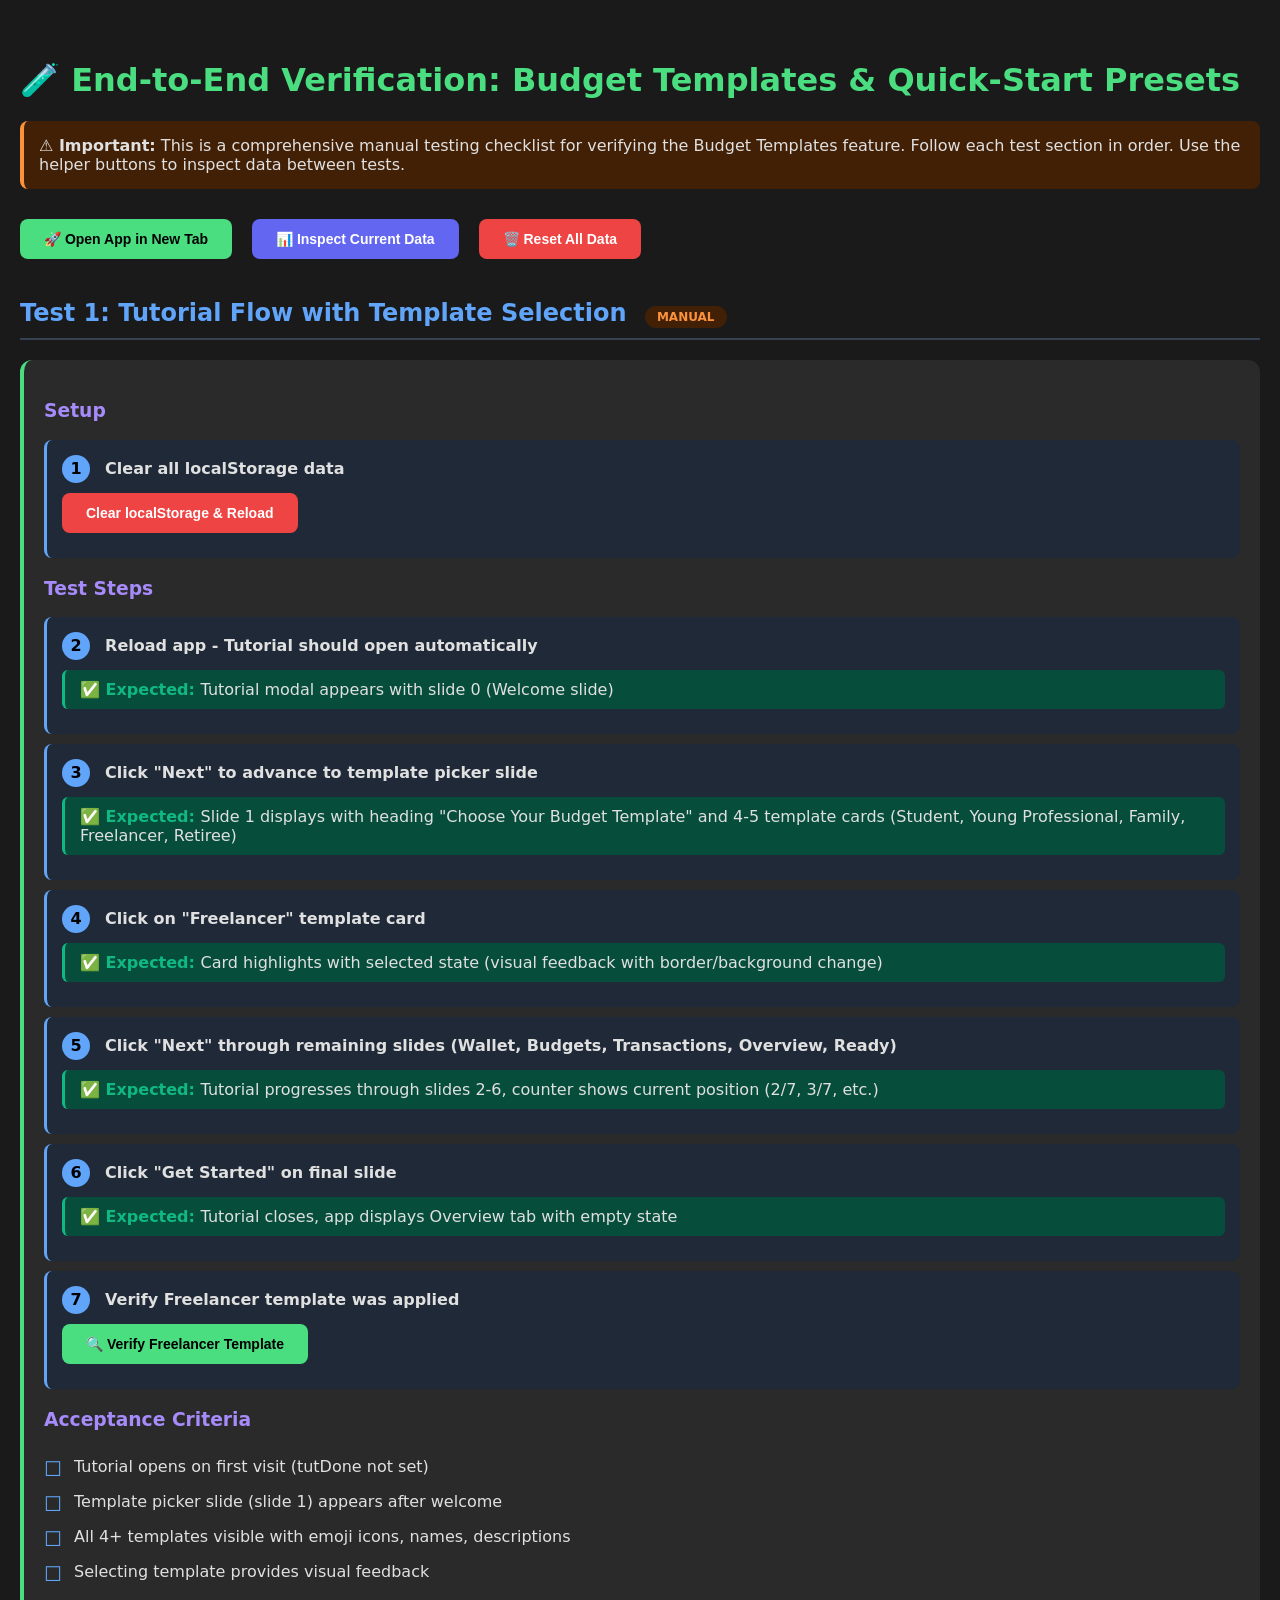
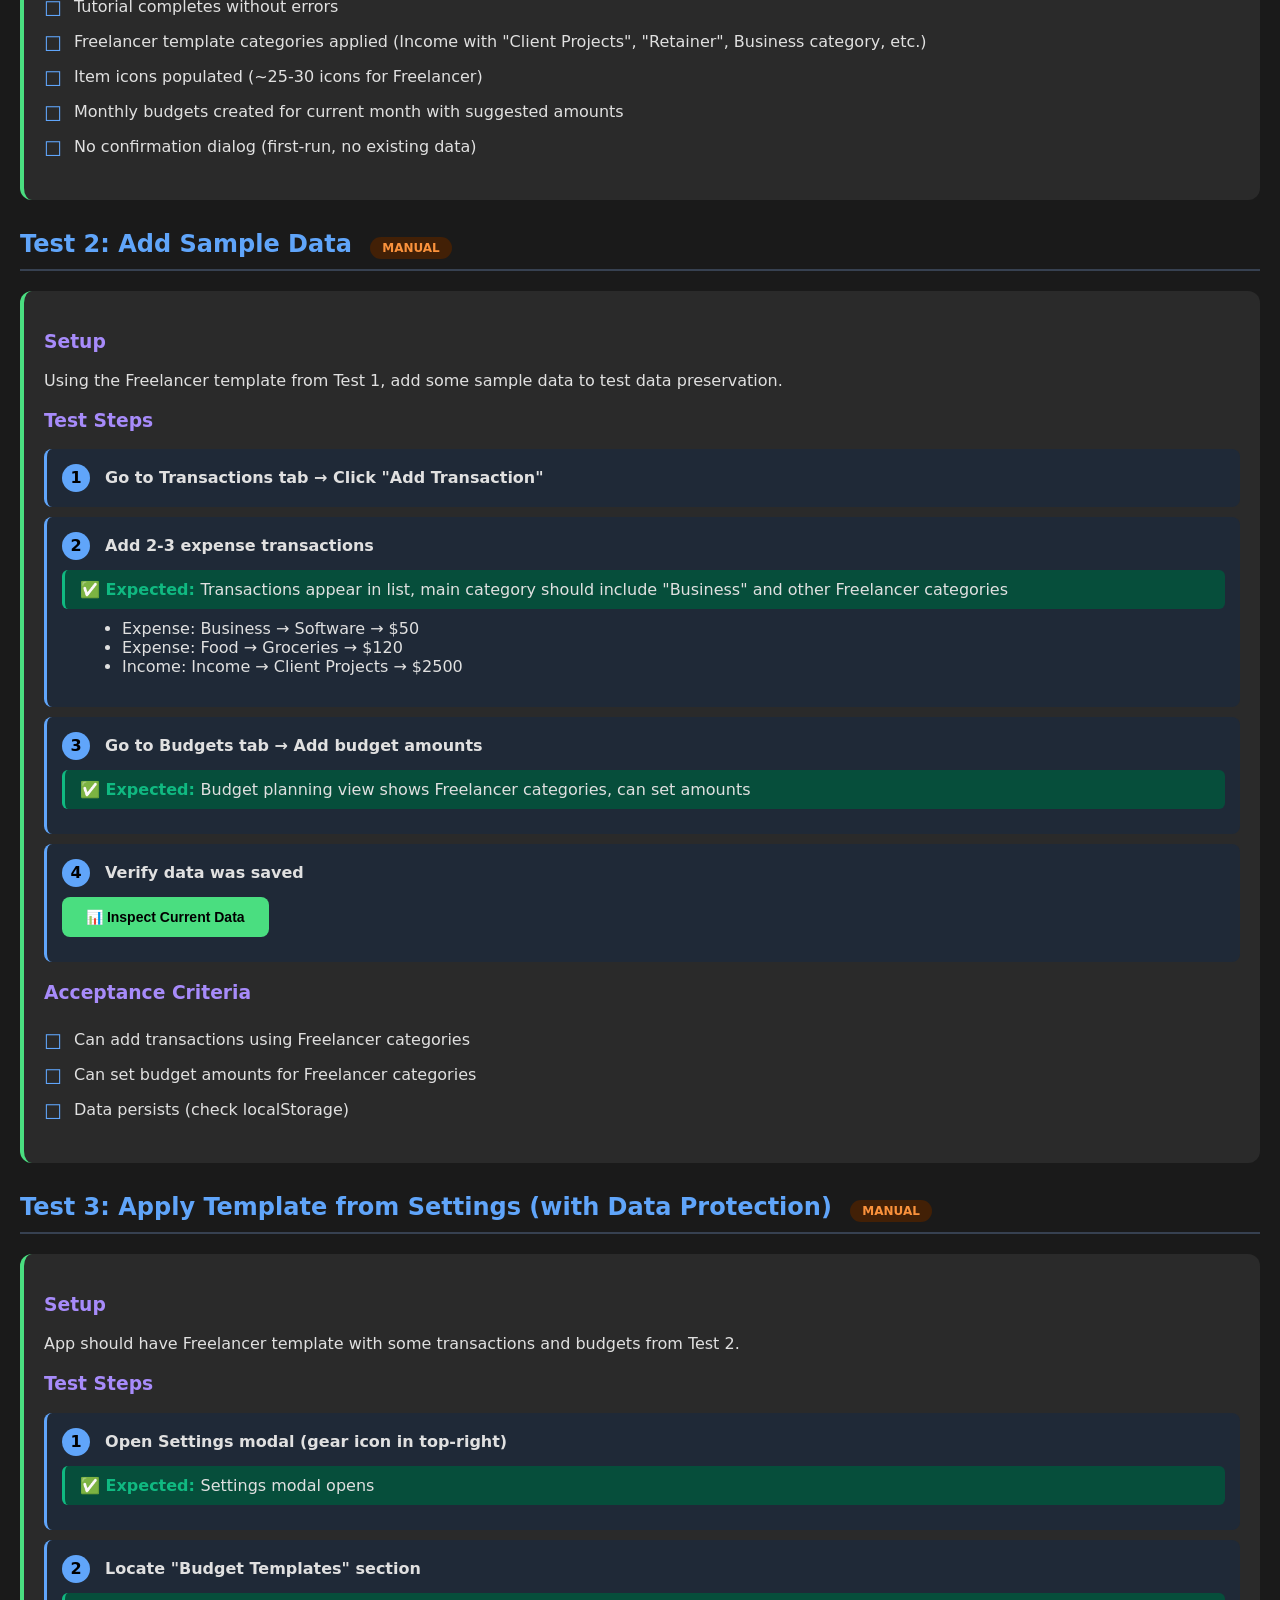
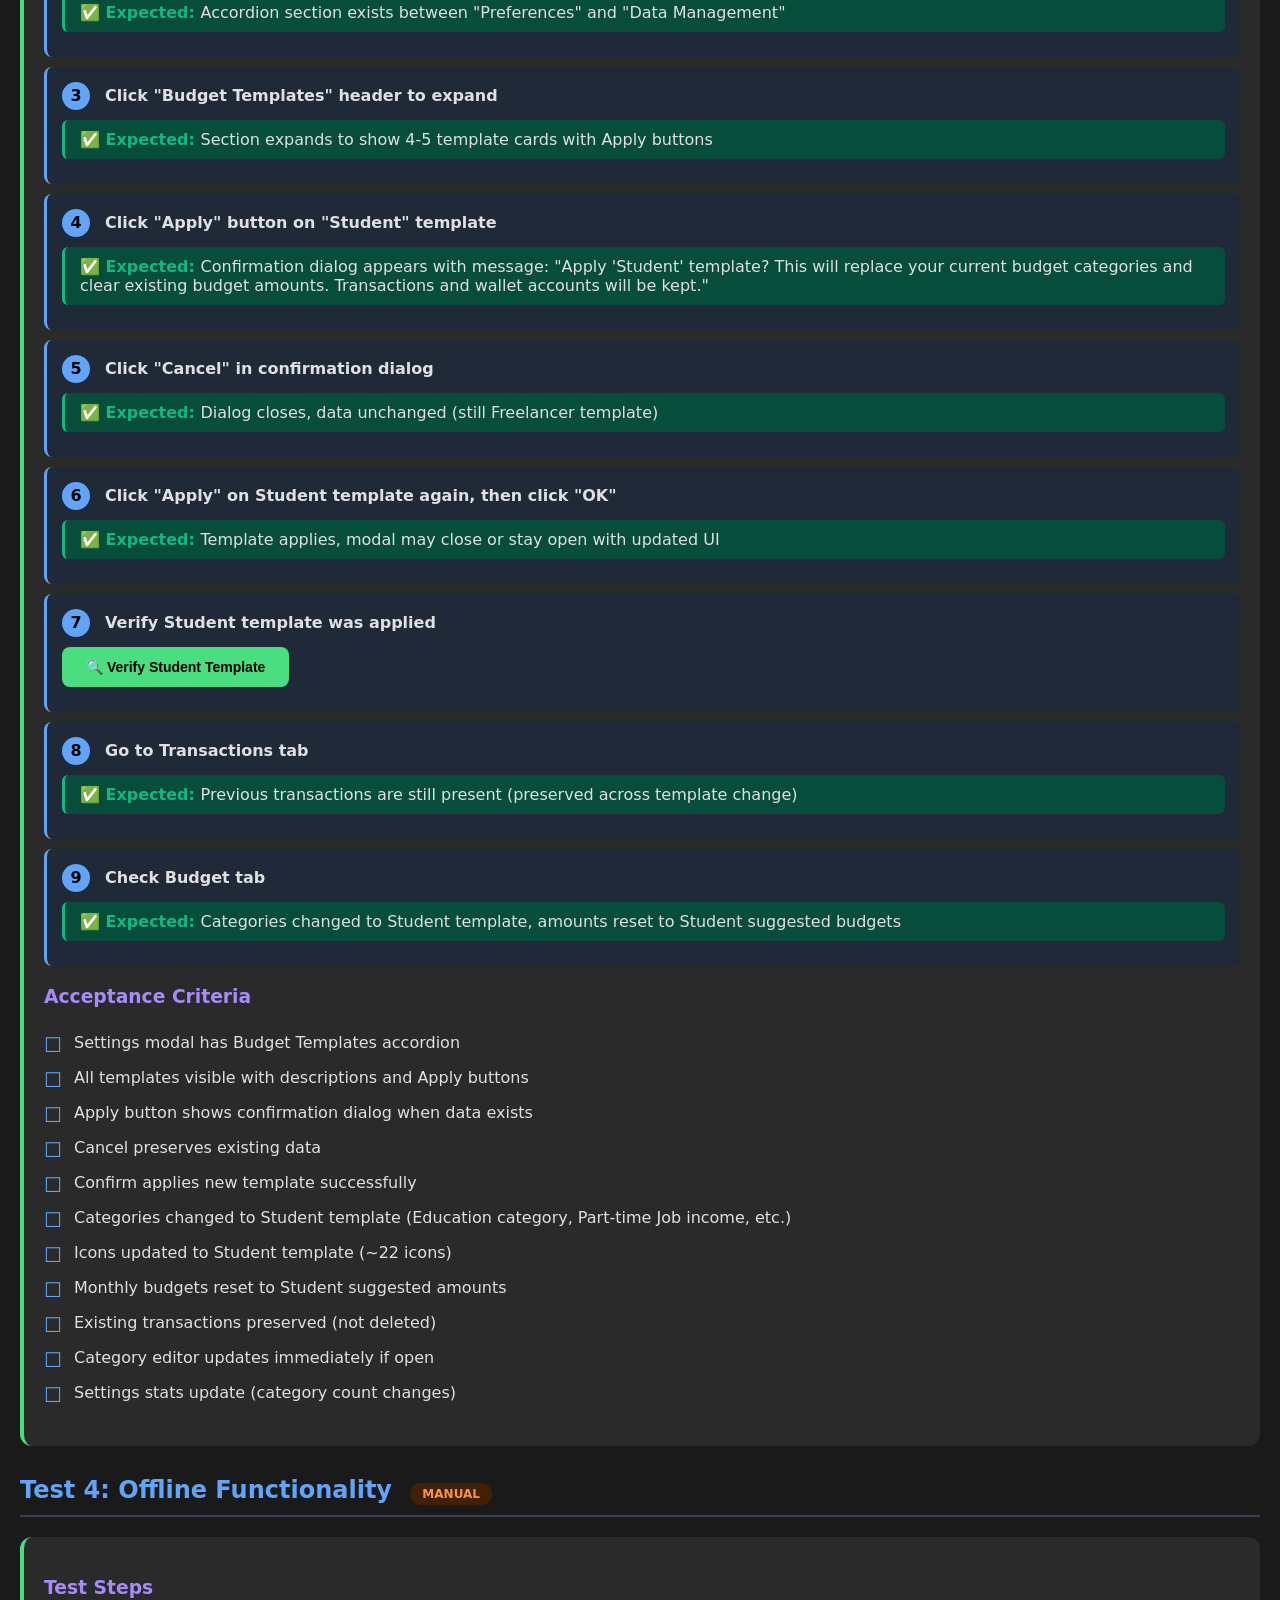
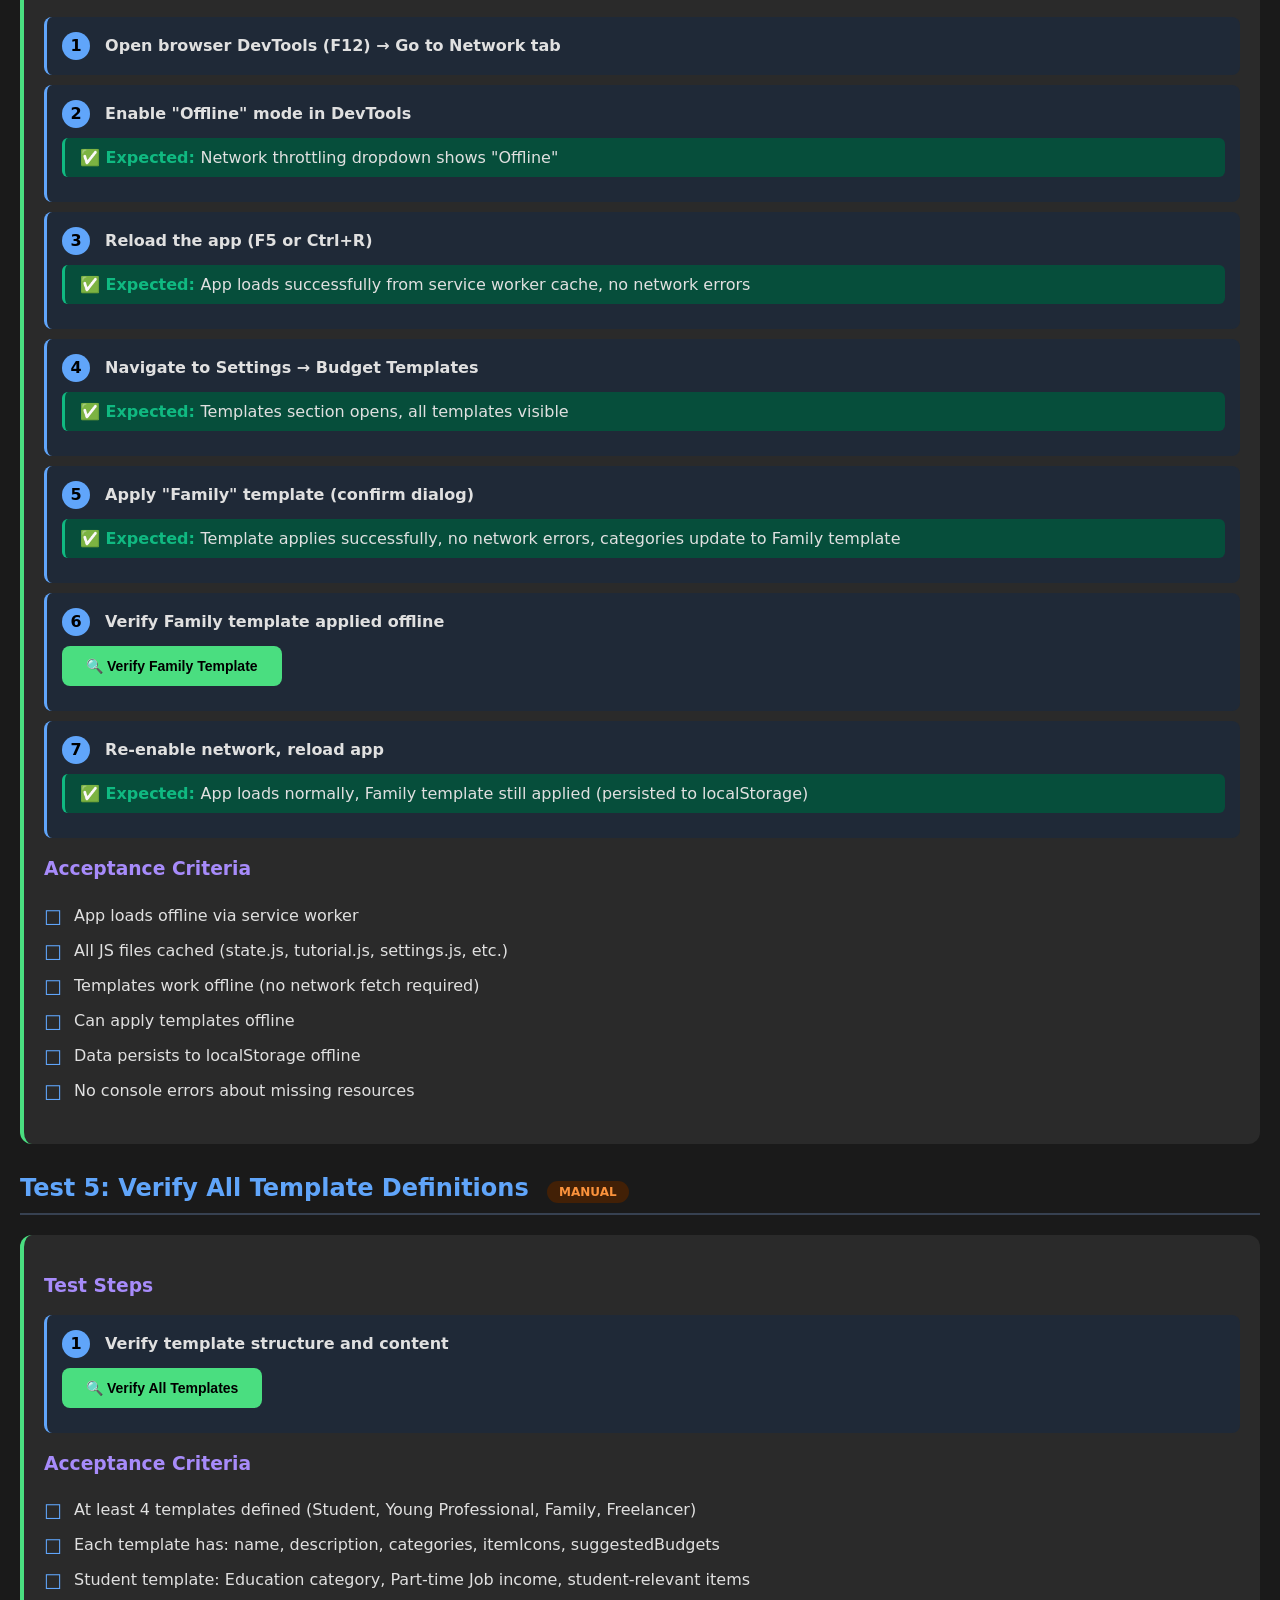
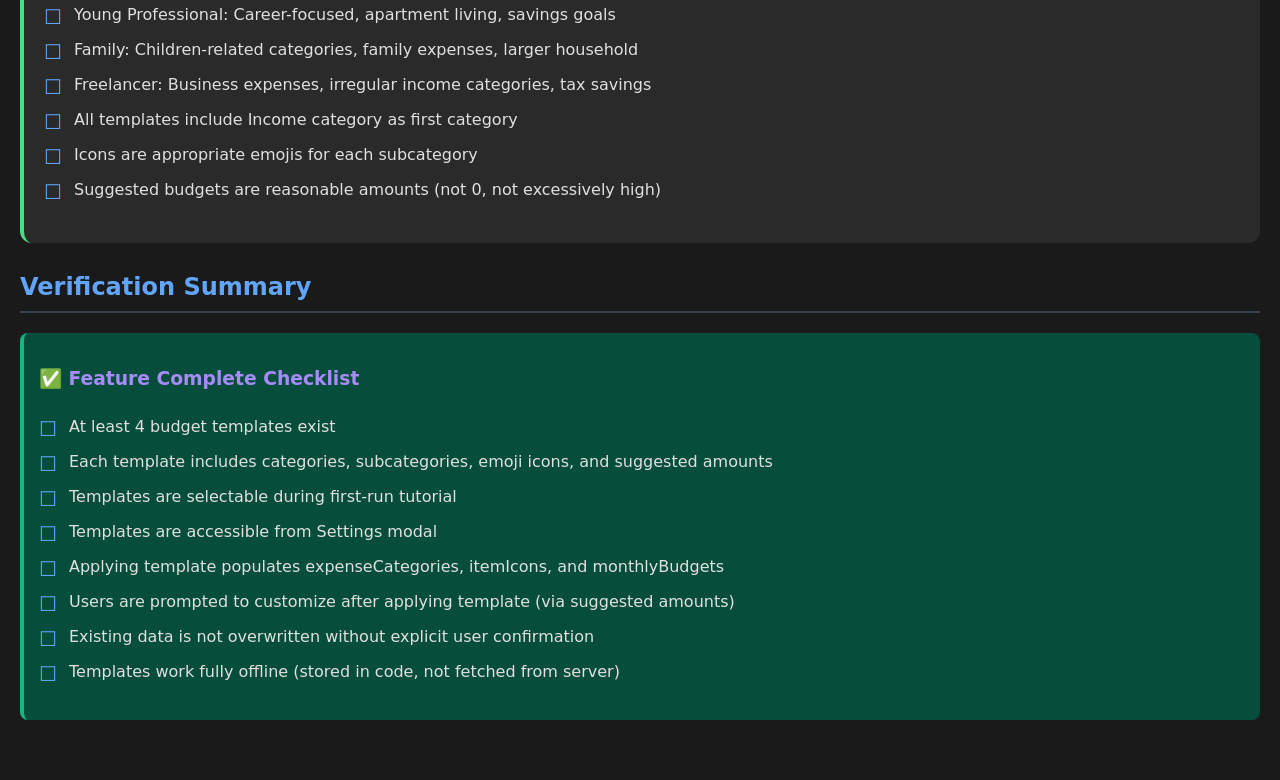
<file: e2e-verification.html>
<!DOCTYPE html>
<html lang="en">
<head>
    <meta charset="UTF-8">
    <meta name="viewport" content="width=device-width, initial-scale=1.0">
    <title>E2E Verification - Budget Templates</title>
    <style>
        body {
            font-family: system-ui, -apple-system, sans-serif;
            max-width: 1400px;
            margin: 20px auto;
            padding: 20px;
            background: #1a1a1a;
            color: #e0e0e0;
        }
        h1 { color: #4ade80; }
        h2 { color: #60a5fa; margin-top: 30px; border-bottom: 2px solid #374151; padding-bottom: 10px; }
        h3 { color: #a78bfa; margin-top: 20px; }
        .test-section {
            background: #2a2a2a;
            padding: 20px;
            border-radius: 12px;
            margin: 20px 0;
            border-left: 4px solid #4ade80;
        }
        .test-step {
            background: #1f2937;
            padding: 15px;
            margin: 10px 0;
            border-radius: 8px;
            border-left: 3px solid #60a5fa;
        }
        .step-number {
            display: inline-block;
            background: #60a5fa;
            color: #000;
            width: 28px;
            height: 28px;
            border-radius: 50%;
            text-align: center;
            line-height: 28px;
            font-weight: bold;
            margin-right: 10px;
        }
        .expected {
            background: #064e3b;
            border-left: 3px solid #10b981;
            padding: 10px 15px;
            margin: 10px 0;
            border-radius: 6px;
        }
        .expected::before {
            content: "✅ Expected: ";
            font-weight: 600;
            color: #10b981;
        }
        .warning {
            background: #422006;
            border-left: 4px solid #fb923c;
            padding: 15px;
            border-radius: 8px;
            margin: 20px 0;
        }
        .success {
            background: #064e3b;
            border-left: 4px solid #10b981;
            padding: 15px;
            border-radius: 8px;
            margin: 20px 0;
        }
        button {
            background: #4ade80;
            color: #000;
            border: none;
            padding: 12px 24px;
            border-radius: 8px;
            font-weight: 600;
            cursor: pointer;
            margin: 10px 10px 10px 0;
            font-size: 14px;
        }
        button:hover { background: #22c55e; }
        button:active { transform: scale(0.98); }
        .danger { background: #ef4444; color: white; }
        .danger:hover { background: #dc2626; }
        .secondary { background: #6366f1; color: white; }
        .secondary:hover { background: #4f46e5; }
        .output {
            margin-top: 15px;
            padding: 15px;
            background: #0f172a;
            border-radius: 8px;
            white-space: pre-wrap;
            font-family: 'Courier New', monospace;
            font-size: 13px;
            border: 1px solid #334155;
        }
        .checklist {
            list-style: none;
            padding: 0;
        }
        .checklist li {
            padding: 8px 0;
            padding-left: 30px;
            position: relative;
        }
        .checklist li::before {
            content: "☐";
            position: absolute;
            left: 0;
            font-size: 20px;
            color: #60a5fa;
        }
        .button-group {
            display: flex;
            gap: 10px;
            flex-wrap: wrap;
            margin: 20px 0;
        }
        code {
            background: #374151;
            padding: 2px 6px;
            border-radius: 4px;
            font-family: 'Courier New', monospace;
            color: #fbbf24;
        }
        .status {
            display: inline-block;
            padding: 4px 12px;
            border-radius: 12px;
            font-size: 12px;
            font-weight: 600;
            margin-left: 10px;
        }
        .status-pending { background: #422006; color: #fb923c; }
        .status-pass { background: #064e3b; color: #10b981; }
        .status-fail { background: #450a0a; color: #ef4444; }
    </style>
</head>
<body>
    <h1>🧪 End-to-End Verification: Budget Templates & Quick-Start Presets</h1>

    <div class="warning">
        <strong>⚠️ Important:</strong> This is a comprehensive manual testing checklist for verifying the Budget Templates feature.
        Follow each test section in order. Use the helper buttons to inspect data between tests.
    </div>

    <div class="button-group">
        <button onclick="window.open('./index.html', '_blank')">🚀 Open App in New Tab</button>
        <button class="secondary" onclick="showCurrentData()">📊 Inspect Current Data</button>
        <button class="danger" onclick="clearAllData()">🗑️ Reset All Data</button>
    </div>

    <div id="dataOutput" class="output" style="display:none;"></div>

    <!-- ===== TEST 1: Tutorial Flow ===== -->
    <h2>Test 1: Tutorial Flow with Template Selection <span class="status status-pending">MANUAL</span></h2>

    <div class="test-section">
        <h3>Setup</h3>
        <div class="test-step">
            <span class="step-number">1</span>
            <strong>Clear all localStorage data</strong>
            <br>
            <button class="danger" onclick="clearAllData()">Clear localStorage & Reload</button>
        </div>

        <h3>Test Steps</h3>

        <div class="test-step">
            <span class="step-number">2</span>
            <strong>Reload app - Tutorial should open automatically</strong>
            <div class="expected">Tutorial modal appears with slide 0 (Welcome slide)</div>
        </div>

        <div class="test-step">
            <span class="step-number">3</span>
            <strong>Click "Next" to advance to template picker slide</strong>
            <div class="expected">Slide 1 displays with heading "Choose Your Budget Template" and 4-5 template cards (Student, Young Professional, Family, Freelancer, Retiree)</div>
        </div>

        <div class="test-step">
            <span class="step-number">4</span>
            <strong>Click on "Freelancer" template card</strong>
            <div class="expected">Card highlights with selected state (visual feedback with border/background change)</div>
        </div>

        <div class="test-step">
            <span class="step-number">5</span>
            <strong>Click "Next" through remaining slides (Wallet, Budgets, Transactions, Overview, Ready)</strong>
            <div class="expected">Tutorial progresses through slides 2-6, counter shows current position (2/7, 3/7, etc.)</div>
        </div>

        <div class="test-step">
            <span class="step-number">6</span>
            <strong>Click "Get Started" on final slide</strong>
            <div class="expected">Tutorial closes, app displays Overview tab with empty state</div>
        </div>

        <div class="test-step">
            <span class="step-number">7</span>
            <strong>Verify Freelancer template was applied</strong>
            <br>
            <button onclick="verifyFreelancerTemplate()">🔍 Verify Freelancer Template</button>
            <div id="freelancerVerification" class="output" style="display:none;"></div>
        </div>

        <h3>Acceptance Criteria</h3>
        <ul class="checklist">
            <li>Tutorial opens on first visit (tutDone not set)</li>
            <li>Template picker slide (slide 1) appears after welcome</li>
            <li>All 4+ templates visible with emoji icons, names, descriptions</li>
            <li>Selecting template provides visual feedback</li>
            <li>Tutorial completes without errors</li>
            <li>Freelancer template categories applied (Income with "Client Projects", "Retainer", Business category, etc.)</li>
            <li>Item icons populated (~25-30 icons for Freelancer)</li>
            <li>Monthly budgets created for current month with suggested amounts</li>
            <li>No confirmation dialog (first-run, no existing data)</li>
        </ul>
    </div>

    <!-- ===== TEST 2: Add Data ===== -->
    <h2>Test 2: Add Sample Data <span class="status status-pending">MANUAL</span></h2>

    <div class="test-section">
        <h3>Setup</h3>
        <p>Using the Freelancer template from Test 1, add some sample data to test data preservation.</p>

        <h3>Test Steps</h3>

        <div class="test-step">
            <span class="step-number">1</span>
            <strong>Go to Transactions tab → Click "Add Transaction"</strong>
        </div>

        <div class="test-step">
            <span class="step-number">2</span>
            <strong>Add 2-3 expense transactions</strong>
            <div class="expected">Transactions appear in list, main category should include "Business" and other Freelancer categories</div>
            <ul style="margin-top: 10px; margin-left: 20px;">
                <li>Expense: Business → Software → $50</li>
                <li>Expense: Food → Groceries → $120</li>
                <li>Income: Income → Client Projects → $2500</li>
            </ul>
        </div>

        <div class="test-step">
            <span class="step-number">3</span>
            <strong>Go to Budgets tab → Add budget amounts</strong>
            <div class="expected">Budget planning view shows Freelancer categories, can set amounts</div>
        </div>

        <div class="test-step">
            <span class="step-number">4</span>
            <strong>Verify data was saved</strong>
            <br>
            <button onclick="showCurrentData()">📊 Inspect Current Data</button>
        </div>

        <h3>Acceptance Criteria</h3>
        <ul class="checklist">
            <li>Can add transactions using Freelancer categories</li>
            <li>Can set budget amounts for Freelancer categories</li>
            <li>Data persists (check localStorage)</li>
        </ul>
    </div>

    <!-- ===== TEST 3: Settings Template Change ===== -->
    <h2>Test 3: Apply Template from Settings (with Data Protection) <span class="status status-pending">MANUAL</span></h2>

    <div class="test-section">
        <h3>Setup</h3>
        <p>App should have Freelancer template with some transactions and budgets from Test 2.</p>

        <h3>Test Steps</h3>

        <div class="test-step">
            <span class="step-number">1</span>
            <strong>Open Settings modal (gear icon in top-right)</strong>
            <div class="expected">Settings modal opens</div>
        </div>

        <div class="test-step">
            <span class="step-number">2</span>
            <strong>Locate "Budget Templates" section</strong>
            <div class="expected">Accordion section exists between "Preferences" and "Data Management"</div>
        </div>

        <div class="test-step">
            <span class="step-number">3</span>
            <strong>Click "Budget Templates" header to expand</strong>
            <div class="expected">Section expands to show 4-5 template cards with Apply buttons</div>
        </div>

        <div class="test-step">
            <span class="step-number">4</span>
            <strong>Click "Apply" button on "Student" template</strong>
            <div class="expected">Confirmation dialog appears with message: "Apply 'Student' template? This will replace your current budget categories and clear existing budget amounts. Transactions and wallet accounts will be kept."</div>
        </div>

        <div class="test-step">
            <span class="step-number">5</span>
            <strong>Click "Cancel" in confirmation dialog</strong>
            <div class="expected">Dialog closes, data unchanged (still Freelancer template)</div>
        </div>

        <div class="test-step">
            <span class="step-number">6</span>
            <strong>Click "Apply" on Student template again, then click "OK"</strong>
            <div class="expected">Template applies, modal may close or stay open with updated UI</div>
        </div>

        <div class="test-step">
            <span class="step-number">7</span>
            <strong>Verify Student template was applied</strong>
            <br>
            <button onclick="verifyStudentTemplate()">🔍 Verify Student Template</button>
            <div id="studentVerification" class="output" style="display:none;"></div>
        </div>

        <div class="test-step">
            <span class="step-number">8</span>
            <strong>Go to Transactions tab</strong>
            <div class="expected">Previous transactions are still present (preserved across template change)</div>
        </div>

        <div class="test-step">
            <span class="step-number">9</span>
            <strong>Check Budget tab</strong>
            <div class="expected">Categories changed to Student template, amounts reset to Student suggested budgets</div>
        </div>

        <h3>Acceptance Criteria</h3>
        <ul class="checklist">
            <li>Settings modal has Budget Templates accordion</li>
            <li>All templates visible with descriptions and Apply buttons</li>
            <li>Apply button shows confirmation dialog when data exists</li>
            <li>Cancel preserves existing data</li>
            <li>Confirm applies new template successfully</li>
            <li>Categories changed to Student template (Education category, Part-time Job income, etc.)</li>
            <li>Icons updated to Student template (~22 icons)</li>
            <li>Monthly budgets reset to Student suggested amounts</li>
            <li>Existing transactions preserved (not deleted)</li>
            <li>Category editor updates immediately if open</li>
            <li>Settings stats update (category count changes)</li>
        </ul>
    </div>

    <!-- ===== TEST 4: Offline Functionality ===== -->
    <h2>Test 4: Offline Functionality <span class="status status-pending">MANUAL</span></h2>

    <div class="test-section">
        <h3>Test Steps</h3>

        <div class="test-step">
            <span class="step-number">1</span>
            <strong>Open browser DevTools (F12) → Go to Network tab</strong>
        </div>

        <div class="test-step">
            <span class="step-number">2</span>
            <strong>Enable "Offline" mode in DevTools</strong>
            <div class="expected">Network throttling dropdown shows "Offline"</div>
        </div>

        <div class="test-step">
            <span class="step-number">3</span>
            <strong>Reload the app (F5 or Ctrl+R)</strong>
            <div class="expected">App loads successfully from service worker cache, no network errors</div>
        </div>

        <div class="test-step">
            <span class="step-number">4</span>
            <strong>Navigate to Settings → Budget Templates</strong>
            <div class="expected">Templates section opens, all templates visible</div>
        </div>

        <div class="test-step">
            <span class="step-number">5</span>
            <strong>Apply "Family" template (confirm dialog)</strong>
            <div class="expected">Template applies successfully, no network errors, categories update to Family template</div>
        </div>

        <div class="test-step">
            <span class="step-number">6</span>
            <strong>Verify Family template applied offline</strong>
            <br>
            <button onclick="verifyFamilyTemplate()">🔍 Verify Family Template</button>
            <div id="familyVerification" class="output" style="display:none;"></div>
        </div>

        <div class="test-step">
            <span class="step-number">7</span>
            <strong>Re-enable network, reload app</strong>
            <div class="expected">App loads normally, Family template still applied (persisted to localStorage)</div>
        </div>

        <h3>Acceptance Criteria</h3>
        <ul class="checklist">
            <li>App loads offline via service worker</li>
            <li>All JS files cached (state.js, tutorial.js, settings.js, etc.)</li>
            <li>Templates work offline (no network fetch required)</li>
            <li>Can apply templates offline</li>
            <li>Data persists to localStorage offline</li>
            <li>No console errors about missing resources</li>
        </ul>
    </div>

    <!-- ===== TEST 5: All Templates ===== -->
    <h2>Test 5: Verify All Template Definitions <span class="status status-pending">MANUAL</span></h2>

    <div class="test-section">
        <h3>Test Steps</h3>

        <div class="test-step">
            <span class="step-number">1</span>
            <strong>Verify template structure and content</strong>
            <br>
            <button onclick="verifyAllTemplates()">🔍 Verify All Templates</button>
            <div id="allTemplatesVerification" class="output" style="display:none;"></div>
        </div>

        <h3>Acceptance Criteria</h3>
        <ul class="checklist">
            <li>At least 4 templates defined (Student, Young Professional, Family, Freelancer)</li>
            <li>Each template has: name, description, categories, itemIcons, suggestedBudgets</li>
            <li>Student template: Education category, Part-time Job income, student-relevant items</li>
            <li>Young Professional: Career-focused, apartment living, savings goals</li>
            <li>Family: Children-related categories, family expenses, larger household</li>
            <li>Freelancer: Business expenses, irregular income categories, tax savings</li>
            <li>All templates include Income category as first category</li>
            <li>Icons are appropriate emojis for each subcategory</li>
            <li>Suggested budgets are reasonable amounts (not 0, not excessively high)</li>
        </ul>
    </div>

    <!-- ===== SUMMARY ===== -->
    <h2>Verification Summary</h2>

    <div class="success">
        <h3>✅ Feature Complete Checklist</h3>
        <ul class="checklist">
            <li>At least 4 budget templates exist</li>
            <li>Each template includes categories, subcategories, emoji icons, and suggested amounts</li>
            <li>Templates are selectable during first-run tutorial</li>
            <li>Templates are accessible from Settings modal</li>
            <li>Applying template populates expenseCategories, itemIcons, and monthlyBudgets</li>
            <li>Users are prompted to customize after applying template (via suggested amounts)</li>
            <li>Existing data is not overwritten without explicit user confirmation</li>
            <li>Templates work fully offline (stored in code, not fetched from server)</li>
        </ul>
    </div>

    <script>
        function clearAllData() {
            if (confirm('⚠️ This will clear ALL localStorage data and reload the page.\n\nYou will lose any test data and need to redo the tutorial.\n\nContinue?')) {
                localStorage.clear();
                alert('✅ Data cleared. Page will reload...');
                window.location.href = './index.html';
            }
        }

        function showCurrentData() {
            const data = {
                expenseCategories: JSON.parse(localStorage.getItem('expenseCategories') || '{}'),
                itemIcons: JSON.parse(localStorage.getItem('itemIcons') || '{}'),
                monthlyBudgets: JSON.parse(localStorage.getItem('monthlyBudgets') || '{}'),
                transactions: JSON.parse(localStorage.getItem('transactions') || '[]'),
                tutDone: localStorage.getItem('tutDone')
            };

            const output = document.getElementById('dataOutput');
            output.style.display = 'block';

            let text = '📊 CURRENT DATA STATE\n\n';
            text += '═══════════════════════════════════════\n\n';
            text += `Tutorial Completed: ${data.tutDone === '1' ? '✅ YES' : '❌ NO'}\n\n`;
            text += `Transactions: ${data.transactions.length} transaction(s)\n`;
            text += `Categories: ${Object.keys(data.expenseCategories).length} categories\n`;
            text += `Item Icons: ${Object.keys(data.itemIcons).length} icons\n`;
            text += `Monthly Budgets: ${Object.keys(data.monthlyBudgets).length} month(s)\n\n`;

            text += '─── CATEGORIES ───\n';
            Object.keys(data.expenseCategories).forEach(cat => {
                const subs = data.expenseCategories[cat];
                text += `\n${cat} (${subs.length} items):\n`;
                subs.forEach(sub => text += `  • ${sub}\n`);
            });

            text += '\n─── TRANSACTIONS ───\n';
            if (data.transactions.length === 0) {
                text += '(none)\n';
            } else {
                data.transactions.slice(0, 5).forEach((tx, i) => {
                    text += `\n${i + 1}. ${tx.type}: ${tx.main} → ${tx.sub || '(none)'} → $${tx.amount}\n`;
                });
                if (data.transactions.length > 5) {
                    text += `\n... and ${data.transactions.length - 5} more\n`;
                }
            }

            text += '\n─── MONTHLY BUDGETS ───\n';
            if (Object.keys(data.monthlyBudgets).length === 0) {
                text += '(none)\n';
            } else {
                Object.keys(data.monthlyBudgets).forEach(monthKey => {
                    const budgets = data.monthlyBudgets[monthKey];
                    const catCount = Object.keys(budgets).length;
                    text += `\n${monthKey}: ${catCount} categories with budgets\n`;
                });
            }

            output.textContent = text;
            output.scrollIntoView({ behavior: 'smooth', block: 'nearest' });
        }

        function verifyFreelancerTemplate() {
            const data = {
                expenseCategories: JSON.parse(localStorage.getItem('expenseCategories') || '{}'),
                itemIcons: JSON.parse(localStorage.getItem('itemIcons') || '{}'),
                monthlyBudgets: JSON.parse(localStorage.getItem('monthlyBudgets') || '{}')
            };

            const expectedCategories = ["Income", "Food", "Personal", "Household", "Transportation", "Health", "Business", "Banking", "Saving", "Taxes"];
            const actualCategories = Object.keys(data.expenseCategories);

            let text = '🔍 FREELANCER TEMPLATE VERIFICATION\n\n';
            text += '═══════════════════════════════════════\n\n';

            // Categories check
            const hasAllCats = expectedCategories.every(cat => actualCategories.includes(cat));
            text += `Categories Match: ${hasAllCats ? '✅ PASS' : '❌ FAIL'}\n`;
            text += `Expected: ${expectedCategories.join(', ')}\n`;
            text += `Actual: ${actualCategories.join(', ')}\n\n`;

            // Specific freelancer items
            const hasClientProjects = data.expenseCategories.Income?.includes('Client Projects');
            const hasBusiness = actualCategories.includes('Business');
            const hasTaxes = actualCategories.includes('Taxes');

            text += `Client Projects income: ${hasClientProjects ? '✅ PASS' : '❌ FAIL'}\n`;
            text += `Business category exists: ${hasBusiness ? '✅ PASS' : '❌ FAIL'}\n`;
            text += `Taxes category exists: ${hasTaxes ? '✅ PASS' : '❌ FAIL'}\n\n`;

            // Icons check
            const iconCount = Object.keys(data.itemIcons).length;
            text += `Item Icons: ${iconCount} (expected ~28-32)\n`;
            text += iconCount >= 25 ? '✅ PASS\n\n' : '❌ FAIL (too few icons)\n\n';

            // Budgets check
            const hasMonthlyBudgets = Object.keys(data.monthlyBudgets).length > 0;
            text += `Monthly Budgets Created: ${hasMonthlyBudgets ? '✅ PASS' : '❌ FAIL'}\n`;

            const output = document.getElementById('freelancerVerification');
            output.style.display = 'block';
            output.textContent = text;
        }

        function verifyStudentTemplate() {
            const data = {
                expenseCategories: JSON.parse(localStorage.getItem('expenseCategories') || '{}'),
                itemIcons: JSON.parse(localStorage.getItem('itemIcons') || '{}'),
                monthlyBudgets: JSON.parse(localStorage.getItem('monthlyBudgets') || '{}')
            };

            const expectedCategories = ["Income", "Food", "Personal", "Household", "Transportation", "Health", "Education", "Banking", "Saving"];
            const actualCategories = Object.keys(data.expenseCategories);

            let text = '🔍 STUDENT TEMPLATE VERIFICATION\n\n';
            text += '═══════════════════════════════════════\n\n';

            // Categories check
            const hasAllCats = expectedCategories.every(cat => actualCategories.includes(cat));
            text += `Categories Match: ${hasAllCats ? '✅ PASS' : '❌ FAIL'}\n`;
            text += `Expected: ${expectedCategories.join(', ')}\n`;
            text += `Actual: ${actualCategories.join(', ')}\n\n`;

            // Specific student items
            const hasPartTimeJob = data.expenseCategories.Income?.includes('Part-time Job');
            const hasEducation = actualCategories.includes('Education');
            const hasTuition = data.expenseCategories.Education?.includes('Tuition');

            text += `Part-time Job income: ${hasPartTimeJob ? '✅ PASS' : '❌ FAIL'}\n`;
            text += `Education category exists: ${hasEducation ? '✅ PASS' : '❌ FAIL'}\n`;
            text += `Tuition in Education: ${hasTuition ? '✅ PASS' : '❌ FAIL'}\n\n`;

            // Icons check
            const iconCount = Object.keys(data.itemIcons).length;
            text += `Item Icons: ${iconCount} (expected ~22-26)\n`;
            text += iconCount >= 20 ? '✅ PASS\n\n' : '❌ FAIL (too few icons)\n\n';

            // Budgets check
            const hasMonthlyBudgets = Object.keys(data.monthlyBudgets).length > 0;
            text += `Monthly Budgets Created: ${hasMonthlyBudgets ? '✅ PASS' : '❌ FAIL'}\n`;

            const output = document.getElementById('studentVerification');
            output.style.display = 'block';
            output.textContent = text;
        }

        function verifyFamilyTemplate() {
            const data = {
                expenseCategories: JSON.parse(localStorage.getItem('expenseCategories') || '{}'),
                itemIcons: JSON.parse(localStorage.getItem('itemIcons') || '{}'),
                monthlyBudgets: JSON.parse(localStorage.getItem('monthlyBudgets') || '{}')
            };

            const expectedCategories = ["Income", "Food", "Personal", "Household", "Transportation", "Health", "Children", "Banking", "Saving", "Debt"];
            const actualCategories = Object.keys(data.expenseCategories);

            let text = '🔍 FAMILY TEMPLATE VERIFICATION\n\n';
            text += '═══════════════════════════════════════\n\n';

            // Categories check
            const hasAllCats = expectedCategories.every(cat => actualCategories.includes(cat));
            text += `Categories Match: ${hasAllCats ? '✅ PASS' : '❌ FAIL'}\n`;
            text += `Expected: ${expectedCategories.join(', ')}\n`;
            text += `Actual: ${actualCategories.join(', ')}\n\n`;

            // Specific family items
            const hasChildren = actualCategories.includes('Children');
            const hasChildcare = data.expenseCategories.Children?.includes('Childcare/Daycare');
            const hasSchoolSupplies = data.expenseCategories.Children?.includes('School Supplies');

            text += `Children category exists: ${hasChildren ? '✅ PASS' : '❌ FAIL'}\n`;
            text += `Childcare in Children: ${hasChildcare ? '✅ PASS' : '❌ FAIL'}\n`;
            text += `School Supplies in Children: ${hasSchoolSupplies ? '✅ PASS' : '❌ FAIL'}\n\n`;

            // Icons check
            const iconCount = Object.keys(data.itemIcons).length;
            text += `Item Icons: ${iconCount} (expected ~30-35)\n`;
            text += iconCount >= 28 ? '✅ PASS\n\n' : '❌ FAIL (too few icons)\n\n';

            // Budgets check
            const hasMonthlyBudgets = Object.keys(data.monthlyBudgets).length > 0;
            text += `Monthly Budgets Created: ${hasMonthlyBudgets ? '✅ PASS' : '❌ FAIL'}\n`;

            const output = document.getElementById('familyVerification');
            output.style.display = 'block';
            output.textContent = text;
        }

        function verifyAllTemplates() {
            let text = '🔍 ALL TEMPLATES STRUCTURE VERIFICATION\n\n';
            text += '═══════════════════════════════════════\n\n';
            text += 'Note: This checks that templates exist in code.\n';
            text += 'To verify they work, apply each one manually.\n\n';

            text += 'Expected Templates:\n';
            text += '  1. Student - Education-focused\n';
            text += '  2. Young Professional - Career-focused\n';
            text += '  3. Family - Children/household\n';
            text += '  4. Freelancer - Business/irregular income\n';
            text += '  5. Retiree (bonus) - Fixed income\n\n';

            text += 'Required Structure for Each:\n';
            text += '  ✓ name (string)\n';
            text += '  ✓ description (string)\n';
            text += '  ✓ categories (object with arrays)\n';
            text += '  ✓ itemIcons (object mapping "Main:Sub" → emoji)\n';
            text += '  ✓ suggestedBudgets (object mapping "Main:Sub" → amount)\n\n';

            text += 'To verify structure, check js/state.js lines 75-400\n';
            text += 'Look for: const budgetTemplates = { ... }\n\n';

            text += 'Manual Checks:\n';
            text += '  □ Open js/state.js in editor\n';
            text += '  □ Find budgetTemplates object\n';
            text += '  □ Verify 4+ templates present\n';
            text += '  □ Each has name, description, categories, itemIcons, suggestedBudgets\n';
            text += '  □ Income is first category in each\n';
            text += '  □ Icons are appropriate emojis\n';
            text += '  □ Suggested budgets have reasonable amounts\n';

            const output = document.getElementById('allTemplatesVerification');
            output.style.display = 'block';
            output.textContent = text;
        }

        // Show initial instructions
        console.log('%c🧪 E2E Verification Loaded', 'color: #4ade80; font-size: 16px; font-weight: bold;');
        console.log('Follow the test sections in order. Use helper buttons to inspect data.');
    </script>
</body>
</html>
</file>
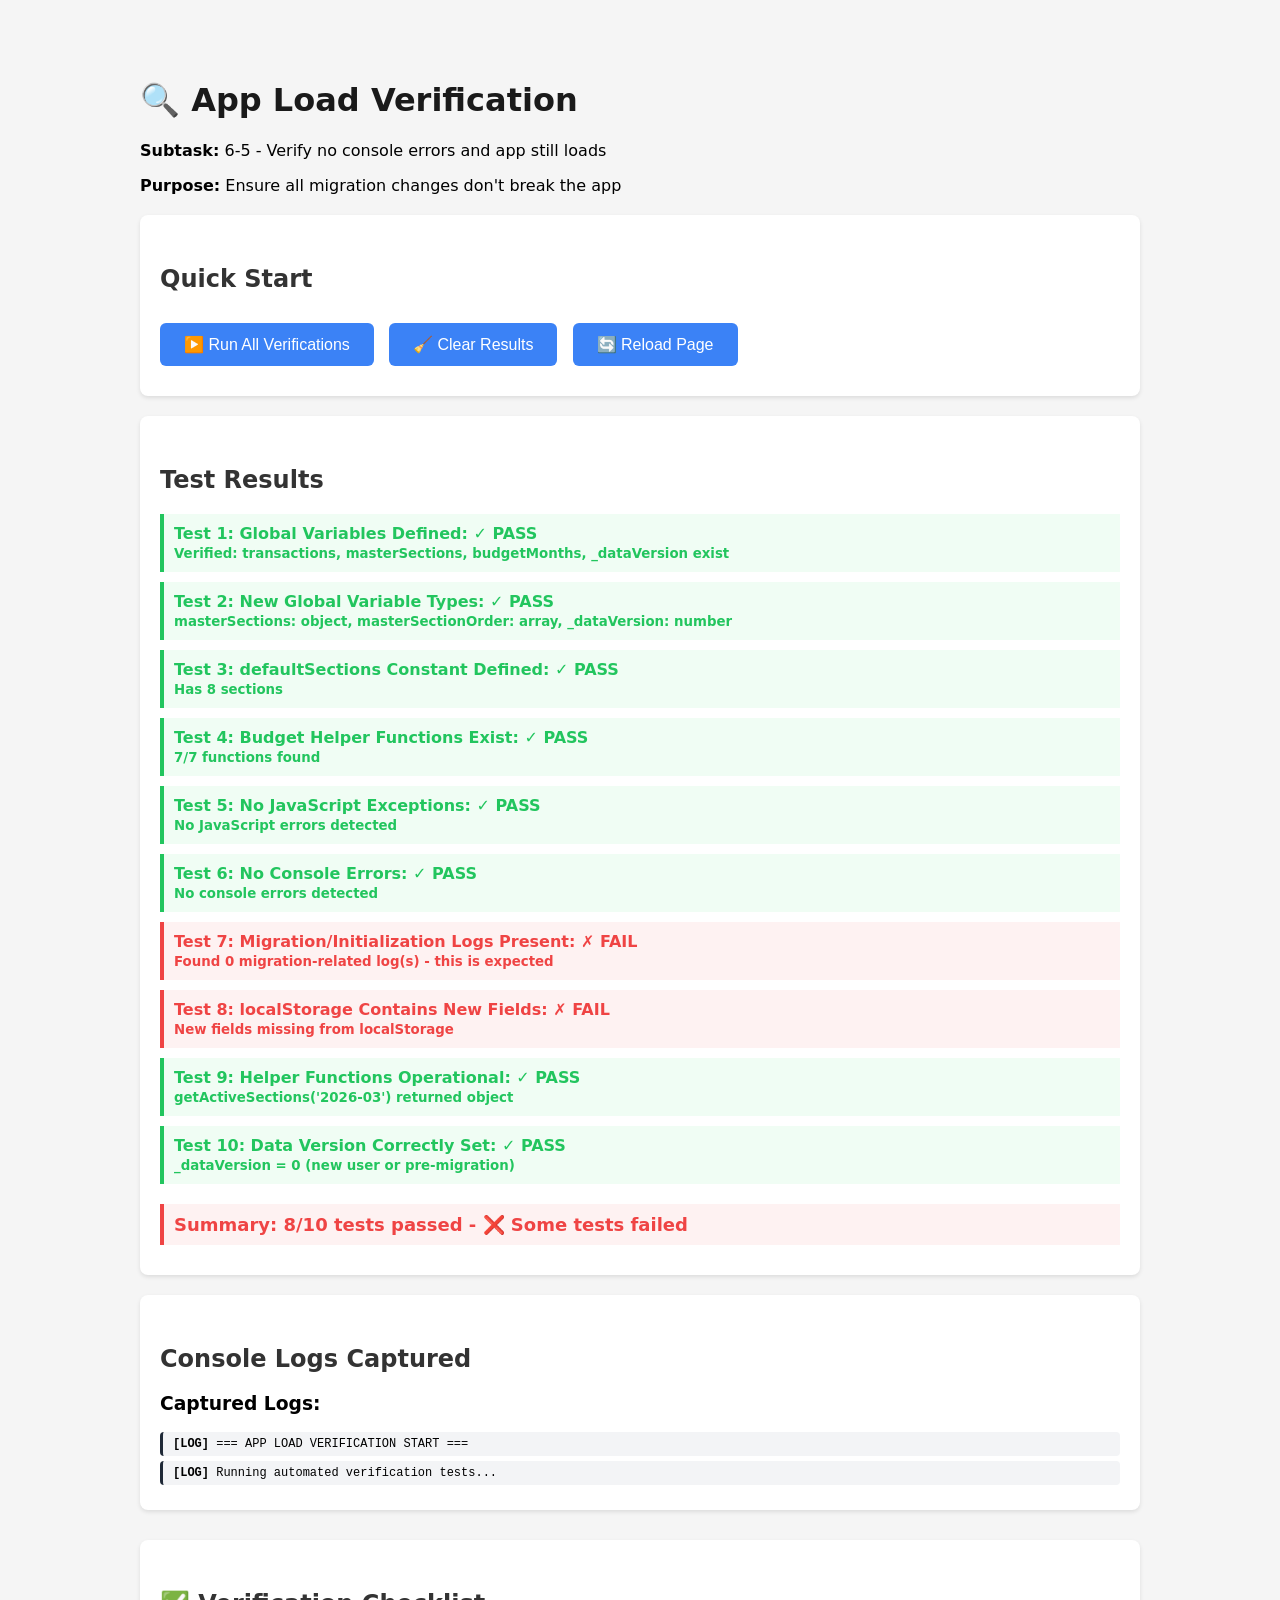
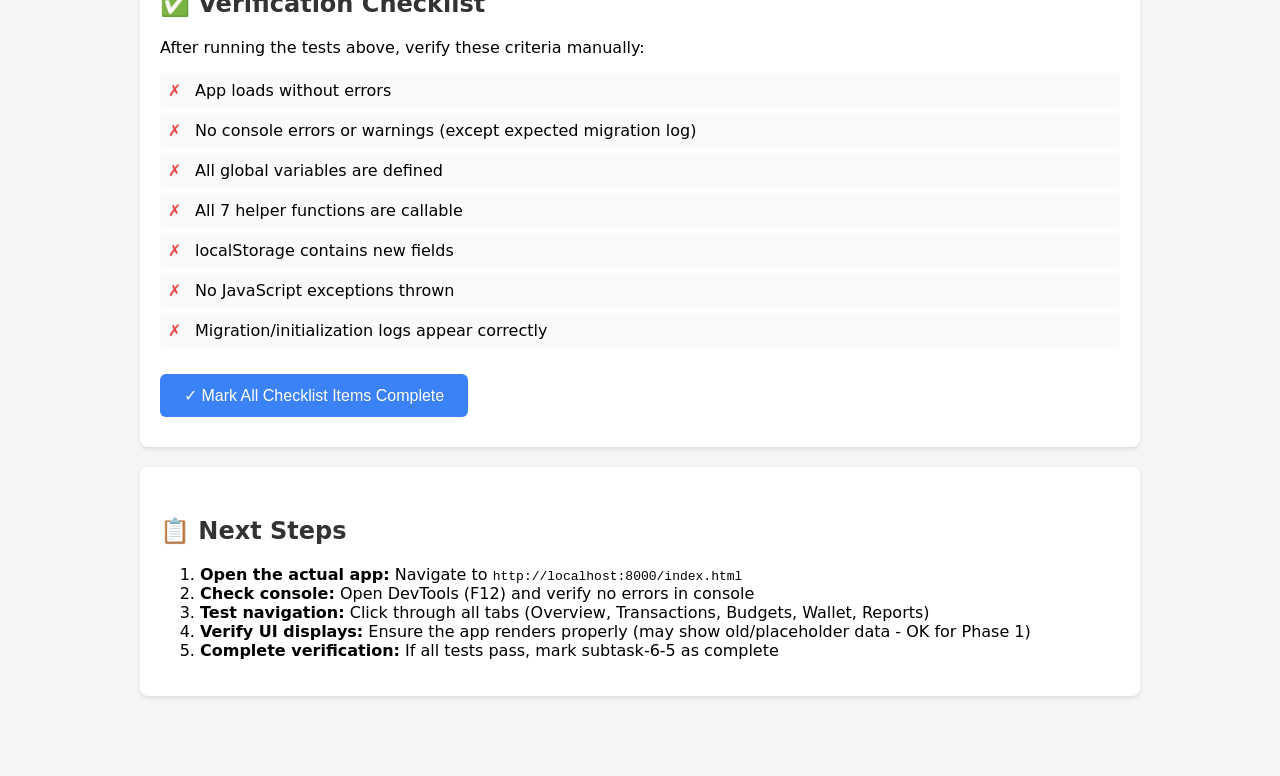
<file: test-app-load-verification.html>
<!DOCTYPE html>
<html lang="en">
<head>
    <meta charset="UTF-8">
    <meta name="viewport" content="width=device-width, initial-scale=1.0">
    <title>App Load Verification - Budget Architecture Migration Phase 1</title>
    <style>
        body {
            font-family: system-ui, -apple-system, sans-serif;
            max-width: 1000px;
            margin: 40px auto;
            padding: 20px;
            background: #f5f5f5;
        }
        h1 { color: #1a1a1a; }
        h2 { color: #333; margin-top: 30px; }
        .test-section {
            background: white;
            padding: 20px;
            margin: 20px 0;
            border-radius: 8px;
            box-shadow: 0 2px 4px rgba(0,0,0,0.1);
        }
        .pass { color: #22c55e; font-weight: bold; }
        .fail { color: #ef4444; font-weight: bold; }
        .warning { color: #f59e0b; font-weight: bold; }
        button {
            background: #3b82f6;
            color: white;
            border: none;
            padding: 12px 24px;
            border-radius: 6px;
            cursor: pointer;
            font-size: 16px;
            margin: 10px 10px 10px 0;
        }
        button:hover { background: #2563eb; }
        .result {
            margin: 10px 0;
            padding: 10px;
            border-left: 4px solid #ddd;
            background: #f9fafb;
        }
        .result.pass { border-color: #22c55e; background: #f0fdf4; }
        .result.fail { border-color: #ef4444; background: #fef2f2; }
        .result.warning { border-color: #f59e0b; background: #fffbeb; }
        pre {
            background: #1f2937;
            color: #f3f4f6;
            padding: 15px;
            border-radius: 6px;
            overflow-x: auto;
            font-size: 13px;
        }
        .console-log {
            margin: 5px 0;
            padding: 5px 10px;
            background: #f3f4f6;
            border-radius: 4px;
            font-family: 'Courier New', monospace;
            font-size: 12px;
        }
        .checklist {
            list-style: none;
            padding-left: 0;
        }
        .checklist li {
            padding: 8px;
            margin: 5px 0;
            background: #f9fafb;
            border-radius: 4px;
        }
        .checklist li.checked::before {
            content: "✓ ";
            color: #22c55e;
            font-weight: bold;
            margin-right: 8px;
        }
        .checklist li.unchecked::before {
            content: "✗ ";
            color: #ef4444;
            font-weight: bold;
            margin-right: 8px;
        }
    </style>
</head>
<body>
    <h1>🔍 App Load Verification</h1>
    <p><strong>Subtask:</strong> 6-5 - Verify no console errors and app still loads</p>
    <p><strong>Purpose:</strong> Ensure all migration changes don't break the app</p>

    <div class="test-section">
        <h2>Quick Start</h2>
        <button onclick="runAllVerifications()">▶️ Run All Verifications</button>
        <button onclick="clearResults()">🧹 Clear Results</button>
        <button onclick="location.reload()">🔄 Reload Page</button>
    </div>

    <div class="test-section">
        <h2>Test Results</h2>
        <div id="results"></div>
    </div>

    <div class="test-section">
        <h2>Console Logs Captured</h2>
        <div id="console-logs"></div>
    </div>

    <script>
        // Capture console logs
        const consoleLogs = [];
        const originalLog = console.log;
        const originalError = console.error;
        const originalWarn = console.warn;

        console.log = function(...args) {
            consoleLogs.push({ type: 'log', message: args.join(' '), timestamp: new Date().toISOString() });
            originalLog.apply(console, args);
        };

        console.error = function(...args) {
            consoleLogs.push({ type: 'error', message: args.join(' '), timestamp: new Date().toISOString() });
            originalError.apply(console, args);
        };

        console.warn = function(...args) {
            consoleLogs.push({ type: 'warn', message: args.join(' '), timestamp: new Date().toISOString() });
            originalWarn.apply(console, args);
        };

        // Track JavaScript errors
        const jsErrors = [];
        window.addEventListener('error', function(event) {
            jsErrors.push({
                message: event.message,
                filename: event.filename,
                lineno: event.lineno,
                colno: event.colno,
                error: event.error
            });
        });

        function clearResults() {
            document.getElementById('results').innerHTML = '';
            document.getElementById('console-logs').innerHTML = '<p style="color: #6b7280;">No logs captured yet. Run verifications to capture logs.</p>';
        }

        function addResult(testName, passed, details = '') {
            const resultsDiv = document.getElementById('results');
            const resultClass = passed ? 'pass' : 'fail';
            const resultText = passed ? '✓ PASS' : '✗ FAIL';

            resultsDiv.innerHTML += `
                <div class="result ${resultClass}">
                    <strong>${testName}:</strong> <span class="${resultClass}">${resultText}</span>
                    ${details ? '<br><small>' + details + '</small>' : ''}
                </div>
            `;
        }

        function displayConsoleLogs() {
            const consoleLogsDiv = document.getElementById('console-logs');

            if (consoleLogs.length === 0) {
                consoleLogsDiv.innerHTML = '<p style="color: #6b7280;">No console logs captured.</p>';
                return;
            }

            let html = '<h3>Captured Logs:</h3>';
            consoleLogs.forEach(log => {
                const color = log.type === 'error' ? '#ef4444' : log.type === 'warn' ? '#f59e0b' : '#1f2937';
                html += `<div class="console-log" style="border-left: 3px solid ${color}">
                    <strong>[${log.type.toUpperCase()}]</strong> ${log.message}
                </div>`;
            });
            consoleLogsDiv.innerHTML = html;
        }

        async function runAllVerifications() {
            clearResults();

            // Test 1: Check if state.js globals are defined
            addResult(
                'Test 1: Global Variables Defined',
                typeof transactions !== 'undefined' &&
                typeof masterSections !== 'undefined' &&
                typeof budgetMonths !== 'undefined' &&
                typeof _dataVersion !== 'undefined',
                'Verified: transactions, masterSections, budgetMonths, _dataVersion exist'
            );

            // Test 2: Check if new globals have correct types
            addResult(
                'Test 2: New Global Variable Types',
                typeof masterSections === 'object' &&
                Array.isArray(masterSectionOrder) &&
                typeof _dataVersion === 'number',
                `masterSections: ${typeof masterSections}, masterSectionOrder: ${Array.isArray(masterSectionOrder) ? 'array' : typeof masterSectionOrder}, _dataVersion: ${typeof _dataVersion}`
            );

            // Test 3: Check if defaultSections is defined
            addResult(
                'Test 3: defaultSections Constant Defined',
                typeof defaultSections !== 'undefined' && typeof defaultSections === 'object',
                `Has ${Object.keys(defaultSections || {}).length} sections`
            );

            // Test 4: Check if helper functions exist
            const helperFunctions = [
                'getActiveSections',
                'addSectionToBudget',
                'removeSectionFromBudget',
                'addCategoryToBudget',
                'removeCategoryFromBudget',
                'isSectionActiveInAnyBudget',
                'isCategoryActiveInAnyBudget'
            ];

            const allHelpersExist = helperFunctions.every(fn => typeof window[fn] === 'function');
            addResult(
                'Test 4: Budget Helper Functions Exist',
                allHelpersExist,
                `${helperFunctions.filter(fn => typeof window[fn] === 'function').length}/${helperFunctions.length} functions found`
            );

            // Test 5: Check for JavaScript errors
            addResult(
                'Test 5: No JavaScript Exceptions',
                jsErrors.length === 0,
                jsErrors.length > 0 ? `Found ${jsErrors.length} error(s): ${jsErrors.map(e => e.message).join(', ')}` : 'No JavaScript errors detected'
            );

            // Test 6: Check console for errors (excluding expected migration logs)
            const consoleErrors = consoleLogs.filter(log => log.type === 'error');
            addResult(
                'Test 6: No Console Errors',
                consoleErrors.length === 0,
                consoleErrors.length > 0 ? `Found ${consoleErrors.length} error(s)` : 'No console errors detected'
            );

            // Test 7: Check if migration-related logs are present (good sign)
            const migrationLogs = consoleLogs.filter(log =>
                log.message.includes('migration') ||
                log.message.includes('New user') ||
                log.message.includes('Budget data')
            );
            addResult(
                'Test 7: Migration/Initialization Logs Present',
                migrationLogs.length > 0,
                `Found ${migrationLogs.length} migration-related log(s) - this is expected`
            );

            // Test 8: Test localStorage persistence
            try {
                const storedData = localStorage.getItem('budgetAppData');
                const parsed = storedData ? JSON.parse(storedData) : null;
                const hasNewFields = parsed &&
                    'masterSections' in parsed &&
                    'masterSectionOrder' in parsed &&
                    '_dataVersion' in parsed;

                addResult(
                    'Test 8: localStorage Contains New Fields',
                    hasNewFields,
                    hasNewFields ? 'masterSections, masterSectionOrder, _dataVersion found in localStorage' : 'New fields missing from localStorage'
                );
            } catch (e) {
                addResult('Test 8: localStorage Contains New Fields', false, `Error: ${e.message}`);
            }

            // Test 9: Test helper function basic operation
            try {
                const testResult = getActiveSections('2026-03');
                const helperWorks = typeof testResult === 'object';
                addResult(
                    'Test 9: Helper Functions Operational',
                    helperWorks,
                    `getActiveSections('2026-03') returned ${typeof testResult}`
                );
            } catch (e) {
                addResult('Test 9: Helper Functions Operational', false, `Error: ${e.message}`);
            }

            // Test 10: Check _dataVersion value
            addResult(
                'Test 10: Data Version Correctly Set',
                _dataVersion === 1 || _dataVersion === 0,
                `_dataVersion = ${_dataVersion} (${_dataVersion === 1 ? 'migrated' : 'new user or pre-migration'})`
            );

            // Display captured console logs
            displayConsoleLogs();

            // Summary
            const resultsDiv = document.getElementById('results');
            const totalTests = 10;
            const passedTests = document.querySelectorAll('.result.pass').length;

            resultsDiv.innerHTML += `
                <div class="result ${passedTests === totalTests ? 'pass' : 'fail'}" style="margin-top: 20px; font-size: 18px;">
                    <strong>Summary:</strong> ${passedTests}/${totalTests} tests passed
                    ${passedTests === totalTests ? ' - ✅ All verifications passed!' : ' - ❌ Some tests failed'}
                </div>
            `;
        }

        // Auto-run on page load (after a short delay to ensure all scripts are loaded)
        window.addEventListener('load', function() {
            setTimeout(() => {
                console.log('=== APP LOAD VERIFICATION START ===');
                console.log('Running automated verification tests...');
                runAllVerifications();
            }, 1000);
        });
    </script>

    <!-- Load the app's state.js to test it -->
    <script src="./js/state.js"></script>

    <div class="test-section" style="margin-top: 30px;">
        <h2>✅ Verification Checklist</h2>
        <p>After running the tests above, verify these criteria manually:</p>
        <ul class="checklist" id="manual-checklist">
            <li class="unchecked">App loads without errors</li>
            <li class="unchecked">No console errors or warnings (except expected migration log)</li>
            <li class="unchecked">All global variables are defined</li>
            <li class="unchecked">All 7 helper functions are callable</li>
            <li class="unchecked">localStorage contains new fields</li>
            <li class="unchecked">No JavaScript exceptions thrown</li>
            <li class="unchecked">Migration/initialization logs appear correctly</li>
        </ul>

        <button onclick="markChecklistComplete()">✓ Mark All Checklist Items Complete</button>
    </div>

    <div class="test-section">
        <h2>📋 Next Steps</h2>
        <ol>
            <li><strong>Open the actual app:</strong> Navigate to <code>http://localhost:8000/index.html</code></li>
            <li><strong>Check console:</strong> Open DevTools (F12) and verify no errors in console</li>
            <li><strong>Test navigation:</strong> Click through all tabs (Overview, Transactions, Budgets, Wallet, Reports)</li>
            <li><strong>Verify UI displays:</strong> Ensure the app renders properly (may show old/placeholder data - OK for Phase 1)</li>
            <li><strong>Complete verification:</strong> If all tests pass, mark subtask-6-5 as complete</li>
        </ol>
    </div>

    <script>
        function markChecklistComplete() {
            const items = document.querySelectorAll('#manual-checklist li');
            items.forEach(item => {
                item.className = 'checked';
            });
        }
    </script>
</body>
</html>
</file>
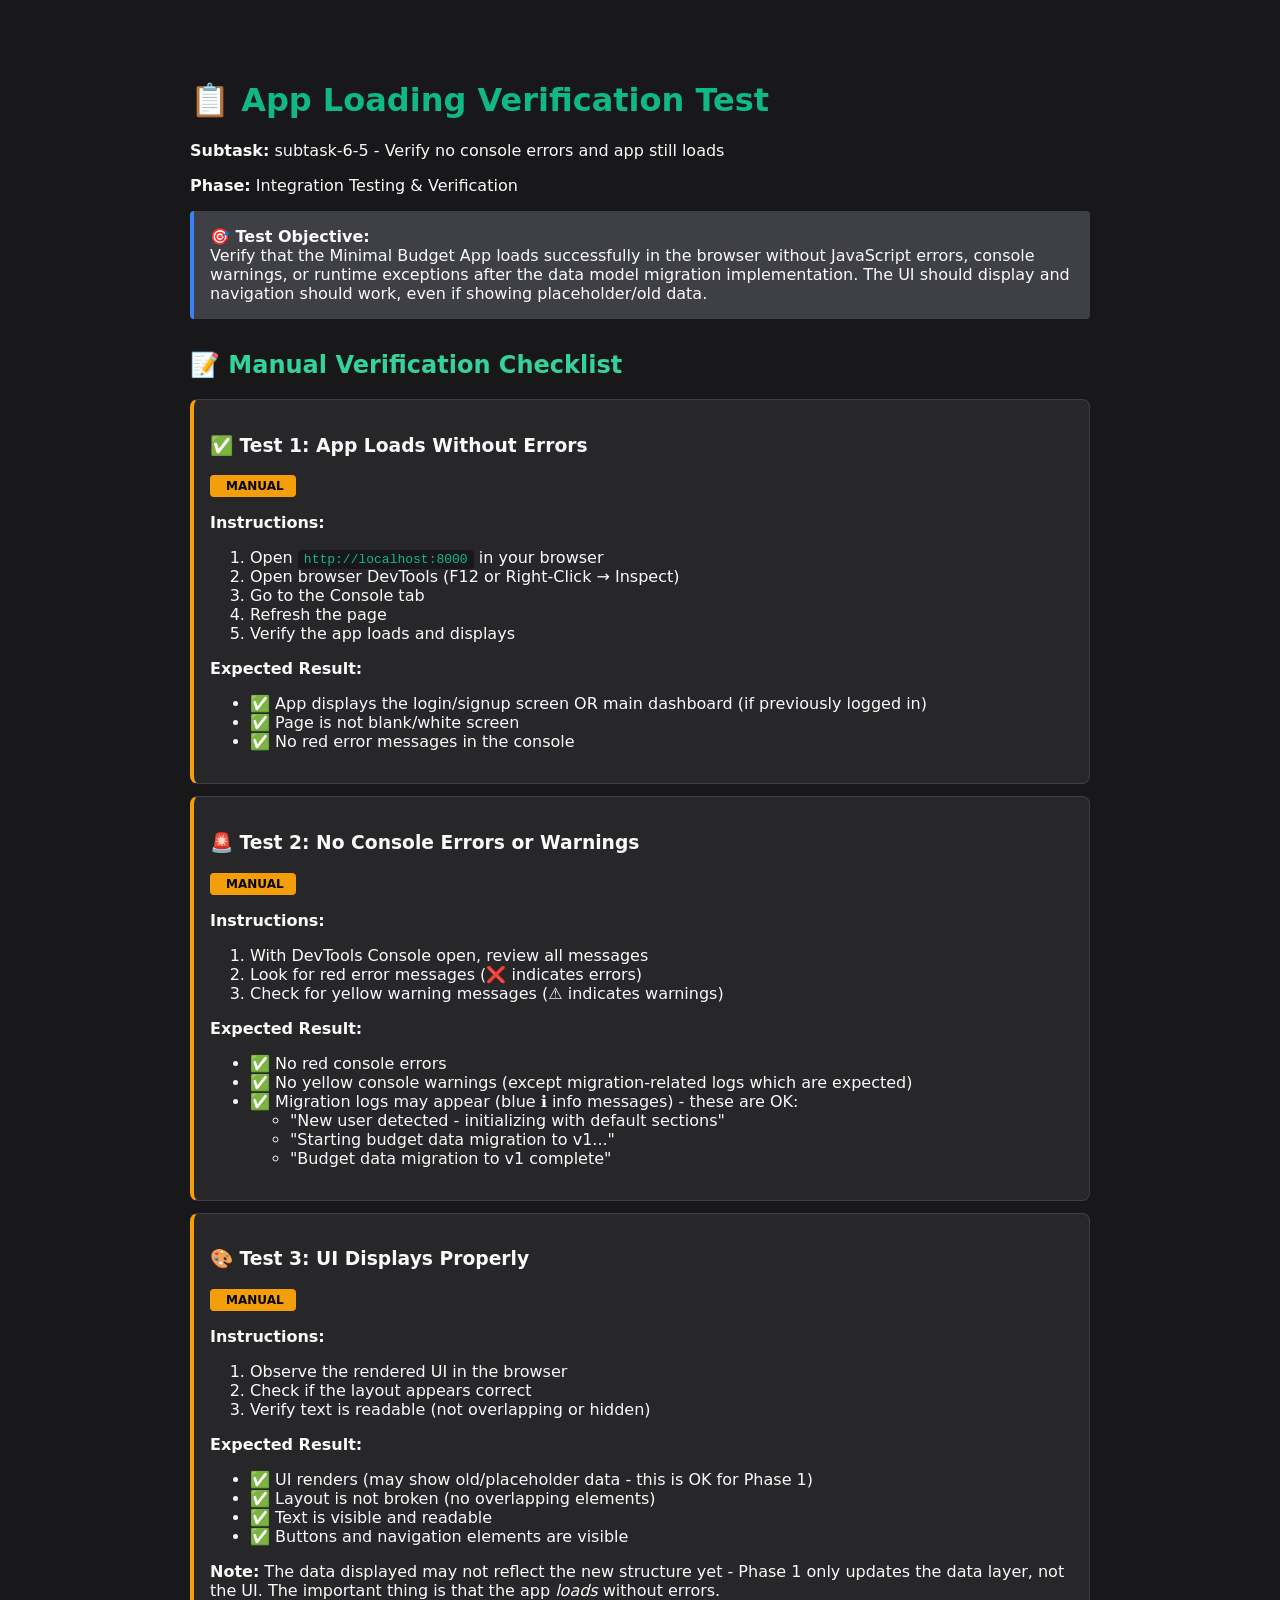
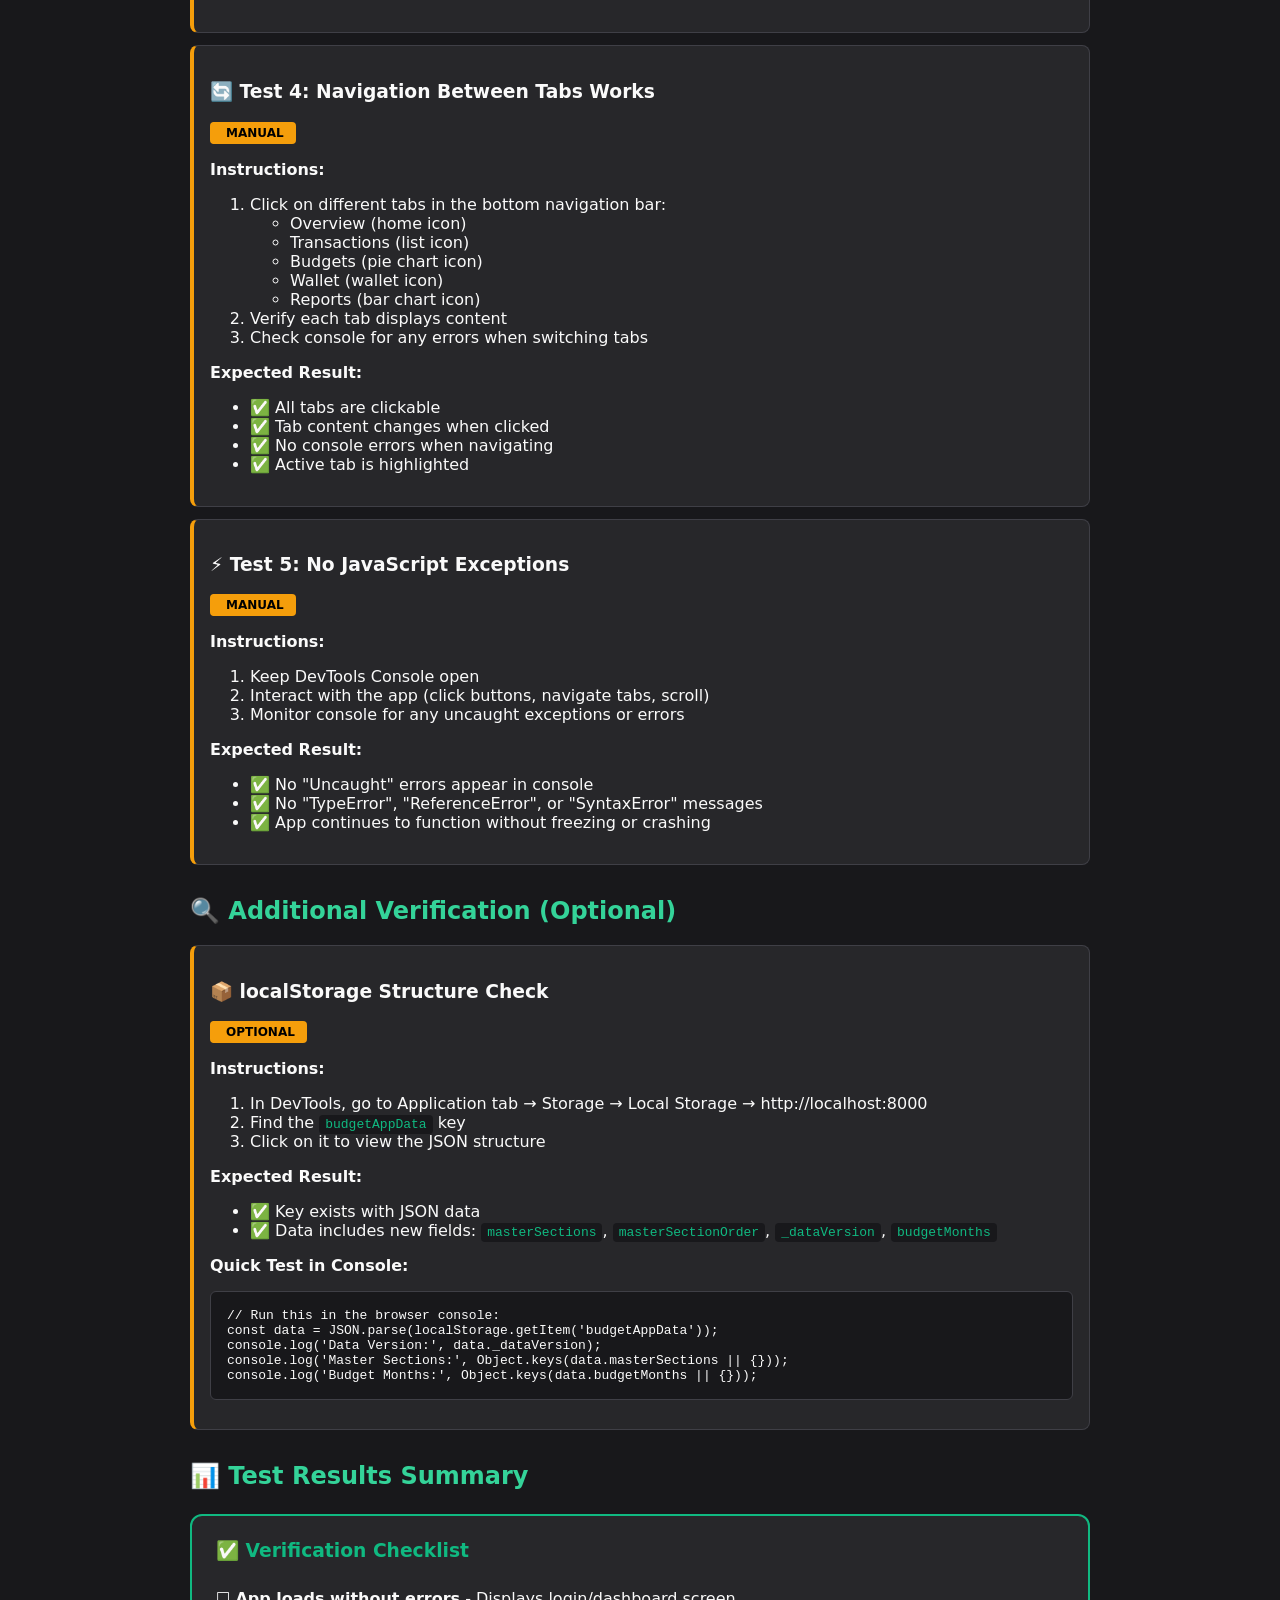
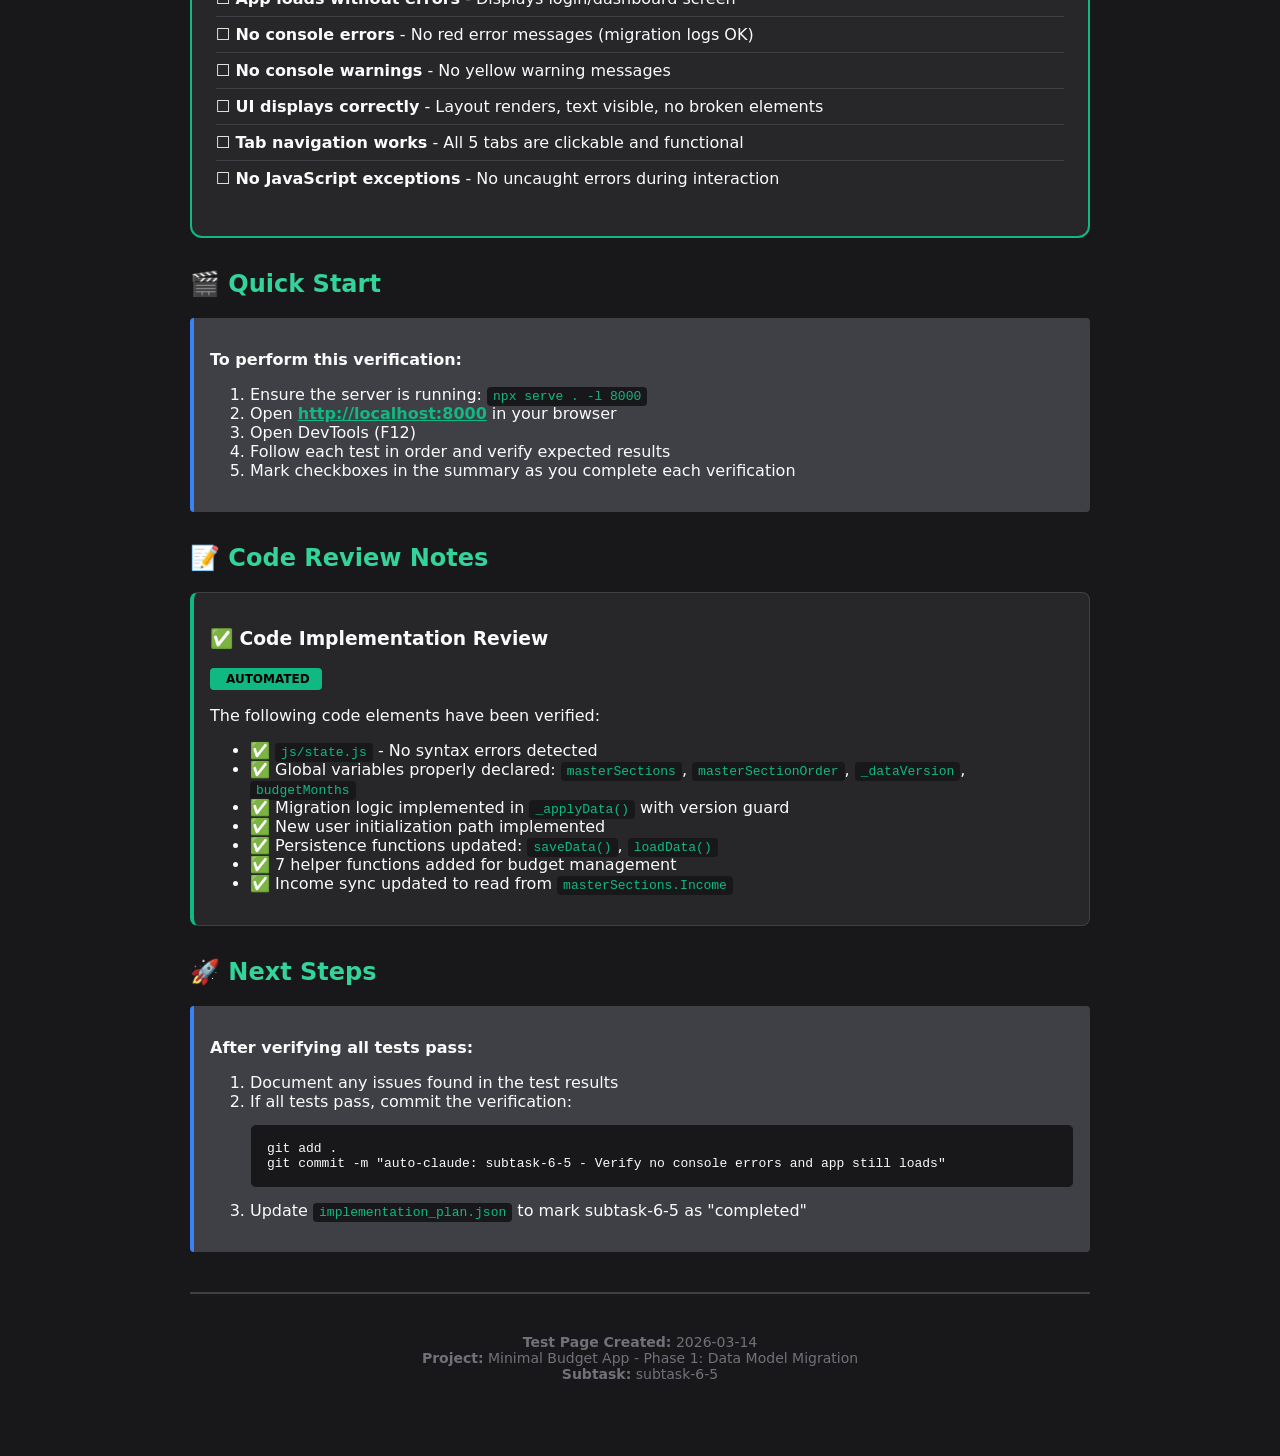
<file: test-app-loading.html>
<!DOCTYPE html>
<html lang="en">
<head>
    <meta charset="UTF-8">
    <meta name="viewport" content="width=device-width, initial-scale=1.0">
    <title>App Loading Verification Test - Minimal Budget App</title>
    <style>
        body {
            font-family: system-ui, -apple-system, sans-serif;
            max-width: 900px;
            margin: 40px auto;
            padding: 20px;
            background: #18181b;
            color: #fafafa;
        }
        h1 { color: #10b981; }
        h2 { color: #34d399; margin-top: 32px; }
        .test-result {
            background: #27272a;
            border: 1px solid #3f3f46;
            border-radius: 8px;
            padding: 16px;
            margin: 12px 0;
        }
        .pass { border-left: 4px solid #10b981; }
        .fail { border-left: 4px solid #ef4444; }
        .pending { border-left: 4px solid #f59e0b; }
        .status {
            display: inline-block;
            padding: 4px 12px;
            border-radius: 4px;
            font-weight: 600;
            font-size: 12px;
            text-transform: uppercase;
        }
        .status.pass { background: #10b981; color: #000; }
        .status.fail { background: #ef4444; color: #fff; }
        .status.pending { background: #f59e0b; color: #000; }
        code {
            background: #18181b;
            padding: 2px 6px;
            border-radius: 4px;
            font-size: 13px;
            color: #10b981;
        }
        .instruction {
            background: #3f3f46;
            border-left: 4px solid #3b82f6;
            padding: 16px;
            margin: 16px 0;
            border-radius: 4px;
        }
        button {
            background: #10b981;
            color: #000;
            border: none;
            padding: 12px 24px;
            border-radius: 6px;
            font-weight: 600;
            cursor: pointer;
            margin: 8px 8px 8px 0;
        }
        button:hover { background: #059669; }
        button.secondary {
            background: #3f3f46;
            color: #fafafa;
        }
        button.secondary:hover { background: #52525b; }
        .checklist { list-style: none; padding: 0; }
        .checklist li {
            padding: 8px 0;
            border-bottom: 1px solid #3f3f46;
        }
        .checklist li:last-child { border-bottom: none; }
        pre {
            background: #18181b;
            border: 1px solid #3f3f46;
            padding: 16px;
            border-radius: 6px;
            overflow-x: auto;
            font-size: 13px;
        }
        .summary {
            background: #27272a;
            border: 2px solid #10b981;
            border-radius: 12px;
            padding: 24px;
            margin: 24px 0;
        }
        .summary h3 { margin-top: 0; color: #10b981; }
    </style>
</head>
<body>
    <h1>📋 App Loading Verification Test</h1>
    <p><strong>Subtask:</strong> subtask-6-5 - Verify no console errors and app still loads</p>
    <p><strong>Phase:</strong> Integration Testing & Verification</p>

    <div class="instruction">
        <strong>🎯 Test Objective:</strong><br>
        Verify that the Minimal Budget App loads successfully in the browser without JavaScript errors, console warnings, or runtime exceptions after the data model migration implementation. The UI should display and navigation should work, even if showing placeholder/old data.
    </div>

    <h2>📝 Manual Verification Checklist</h2>

    <div class="test-result pending">
        <h3>✅ Test 1: App Loads Without Errors</h3>
        <p><span class="status pending">Manual</span></p>
        <p><strong>Instructions:</strong></p>
        <ol>
            <li>Open <code>http://localhost:8000</code> in your browser</li>
            <li>Open browser DevTools (F12 or Right-Click → Inspect)</li>
            <li>Go to the Console tab</li>
            <li>Refresh the page</li>
            <li>Verify the app loads and displays</li>
        </ol>
        <p><strong>Expected Result:</strong></p>
        <ul>
            <li>✅ App displays the login/signup screen OR main dashboard (if previously logged in)</li>
            <li>✅ Page is not blank/white screen</li>
            <li>✅ No red error messages in the console</li>
        </ul>
    </div>

    <div class="test-result pending">
        <h3>🚨 Test 2: No Console Errors or Warnings</h3>
        <p><span class="status pending">Manual</span></p>
        <p><strong>Instructions:</strong></p>
        <ol>
            <li>With DevTools Console open, review all messages</li>
            <li>Look for red error messages (❌ indicates errors)</li>
            <li>Check for yellow warning messages (⚠️ indicates warnings)</li>
        </ol>
        <p><strong>Expected Result:</strong></p>
        <ul>
            <li>✅ No red console errors</li>
            <li>✅ No yellow console warnings (except migration-related logs which are expected)</li>
            <li>✅ Migration logs may appear (blue ℹ️ info messages) - these are OK:
                <ul>
                    <li>"New user detected - initializing with default sections"</li>
                    <li>"Starting budget data migration to v1..."</li>
                    <li>"Budget data migration to v1 complete"</li>
                </ul>
            </li>
        </ul>
    </div>

    <div class="test-result pending">
        <h3>🎨 Test 3: UI Displays Properly</h3>
        <p><span class="status pending">Manual</span></p>
        <p><strong>Instructions:</strong></p>
        <ol>
            <li>Observe the rendered UI in the browser</li>
            <li>Check if the layout appears correct</li>
            <li>Verify text is readable (not overlapping or hidden)</li>
        </ol>
        <p><strong>Expected Result:</strong></p>
        <ul>
            <li>✅ UI renders (may show old/placeholder data - this is OK for Phase 1)</li>
            <li>✅ Layout is not broken (no overlapping elements)</li>
            <li>✅ Text is visible and readable</li>
            <li>✅ Buttons and navigation elements are visible</li>
        </ul>
        <p><strong>Note:</strong> The data displayed may not reflect the new structure yet - Phase 1 only updates the data layer, not the UI. The important thing is that the app <em>loads</em> without errors.</p>
    </div>

    <div class="test-result pending">
        <h3>🔄 Test 4: Navigation Between Tabs Works</h3>
        <p><span class="status pending">Manual</span></p>
        <p><strong>Instructions:</strong></p>
        <ol>
            <li>Click on different tabs in the bottom navigation bar:
                <ul>
                    <li>Overview (home icon)</li>
                    <li>Transactions (list icon)</li>
                    <li>Budgets (pie chart icon)</li>
                    <li>Wallet (wallet icon)</li>
                    <li>Reports (bar chart icon)</li>
                </ul>
            </li>
            <li>Verify each tab displays content</li>
            <li>Check console for any errors when switching tabs</li>
        </ol>
        <p><strong>Expected Result:</strong></p>
        <ul>
            <li>✅ All tabs are clickable</li>
            <li>✅ Tab content changes when clicked</li>
            <li>✅ No console errors when navigating</li>
            <li>✅ Active tab is highlighted</li>
        </ul>
    </div>

    <div class="test-result pending">
        <h3>⚡ Test 5: No JavaScript Exceptions</h3>
        <p><span class="status pending">Manual</span></p>
        <p><strong>Instructions:</strong></p>
        <ol>
            <li>Keep DevTools Console open</li>
            <li>Interact with the app (click buttons, navigate tabs, scroll)</li>
            <li>Monitor console for any uncaught exceptions or errors</li>
        </ol>
        <p><strong>Expected Result:</strong></p>
        <ul>
            <li>✅ No "Uncaught" errors appear in console</li>
            <li>✅ No "TypeError", "ReferenceError", or "SyntaxError" messages</li>
            <li>✅ App continues to function without freezing or crashing</li>
        </ul>
    </div>

    <h2>🔍 Additional Verification (Optional)</h2>

    <div class="test-result pending">
        <h3>📦 localStorage Structure Check</h3>
        <p><span class="status pending">Optional</span></p>
        <p><strong>Instructions:</strong></p>
        <ol>
            <li>In DevTools, go to Application tab → Storage → Local Storage → http://localhost:8000</li>
            <li>Find the <code>budgetAppData</code> key</li>
            <li>Click on it to view the JSON structure</li>
        </ol>
        <p><strong>Expected Result:</strong></p>
        <ul>
            <li>✅ Key exists with JSON data</li>
            <li>✅ Data includes new fields: <code>masterSections</code>, <code>masterSectionOrder</code>, <code>_dataVersion</code>, <code>budgetMonths</code></li>
        </ul>
        <p><strong>Quick Test in Console:</strong></p>
        <pre>// Run this in the browser console:
const data = JSON.parse(localStorage.getItem('budgetAppData'));
console.log('Data Version:', data._dataVersion);
console.log('Master Sections:', Object.keys(data.masterSections || {}));
console.log('Budget Months:', Object.keys(data.budgetMonths || {}));</pre>
    </div>

    <h2>📊 Test Results Summary</h2>

    <div class="summary">
        <h3>✅ Verification Checklist</h3>
        <ul class="checklist">
            <li>☐ <strong>App loads without errors</strong> - Displays login/dashboard screen</li>
            <li>☐ <strong>No console errors</strong> - No red error messages (migration logs OK)</li>
            <li>☐ <strong>No console warnings</strong> - No yellow warning messages</li>
            <li>☐ <strong>UI displays correctly</strong> - Layout renders, text visible, no broken elements</li>
            <li>☐ <strong>Tab navigation works</strong> - All 5 tabs are clickable and functional</li>
            <li>☐ <strong>No JavaScript exceptions</strong> - No uncaught errors during interaction</li>
        </ul>
    </div>

    <h2>🎬 Quick Start</h2>

    <div class="instruction">
        <p><strong>To perform this verification:</strong></p>
        <ol>
            <li>Ensure the server is running: <code>npx serve . -l 8000</code></li>
            <li>Open <strong><a href="http://localhost:8000" target="_blank" style="color: #10b981;">http://localhost:8000</a></strong> in your browser</li>
            <li>Open DevTools (F12)</li>
            <li>Follow each test in order and verify expected results</li>
            <li>Mark checkboxes in the summary as you complete each verification</li>
        </ol>
    </div>

    <h2>📝 Code Review Notes</h2>

    <div class="test-result pass">
        <h3>✅ Code Implementation Review</h3>
        <p><span class="status pass">Automated</span></p>
        <p>The following code elements have been verified:</p>
        <ul>
            <li>✅ <code>js/state.js</code> - No syntax errors detected</li>
            <li>✅ Global variables properly declared: <code>masterSections</code>, <code>masterSectionOrder</code>, <code>_dataVersion</code>, <code>budgetMonths</code></li>
            <li>✅ Migration logic implemented in <code>_applyData()</code> with version guard</li>
            <li>✅ New user initialization path implemented</li>
            <li>✅ Persistence functions updated: <code>saveData()</code>, <code>loadData()</code></li>
            <li>✅ 7 helper functions added for budget management</li>
            <li>✅ Income sync updated to read from <code>masterSections.Income</code></li>
        </ul>
    </div>

    <h2>🚀 Next Steps</h2>

    <div class="instruction">
        <p><strong>After verifying all tests pass:</strong></p>
        <ol>
            <li>Document any issues found in the test results</li>
            <li>If all tests pass, commit the verification:
                <pre>git add .
git commit -m "auto-claude: subtask-6-5 - Verify no console errors and app still loads"</pre>
            </li>
            <li>Update <code>implementation_plan.json</code> to mark subtask-6-5 as "completed"</li>
        </ol>
    </div>

    <hr style="margin: 40px 0; border: 1px solid #3f3f46;">

    <p style="text-align: center; color: #71717a; font-size: 14px;">
        <strong>Test Page Created:</strong> 2026-03-14<br>
        <strong>Project:</strong> Minimal Budget App - Phase 1: Data Model Migration<br>
        <strong>Subtask:</strong> subtask-6-5
    </p>
</body>
</html>
</file>
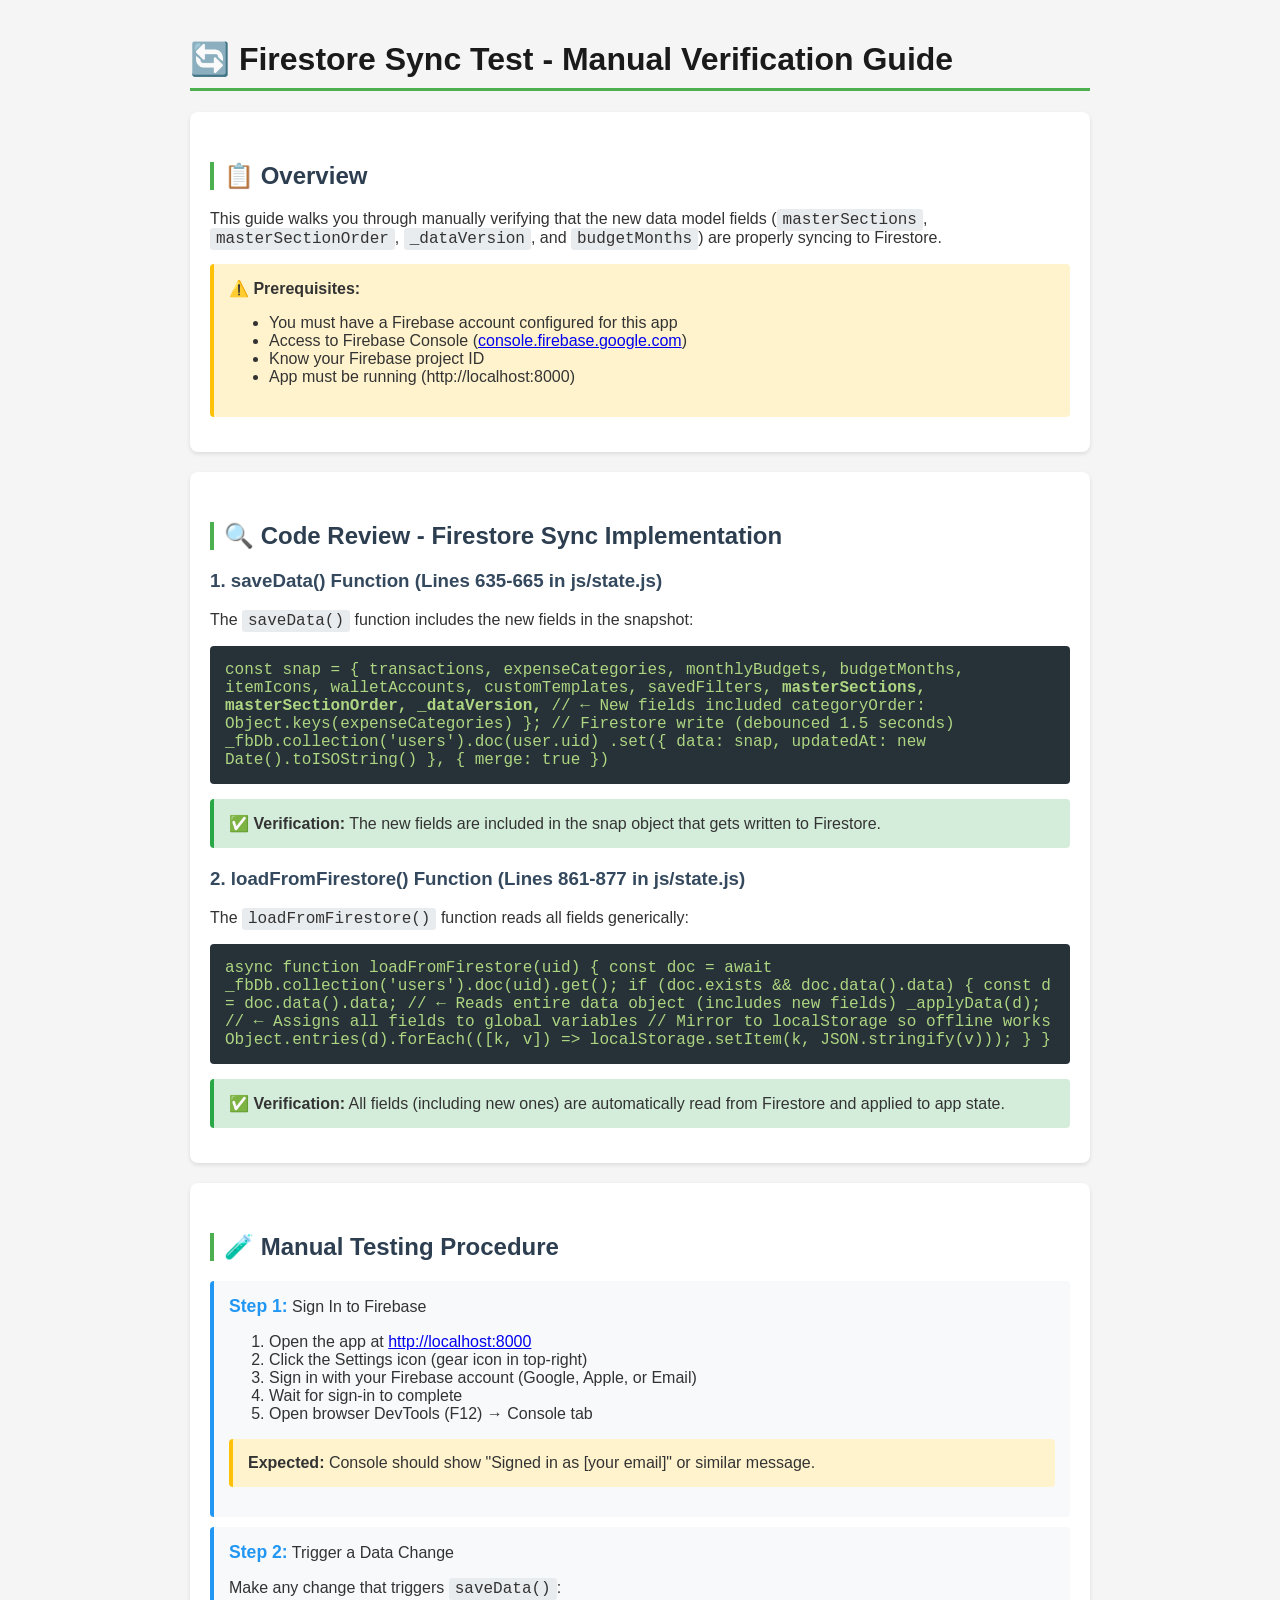
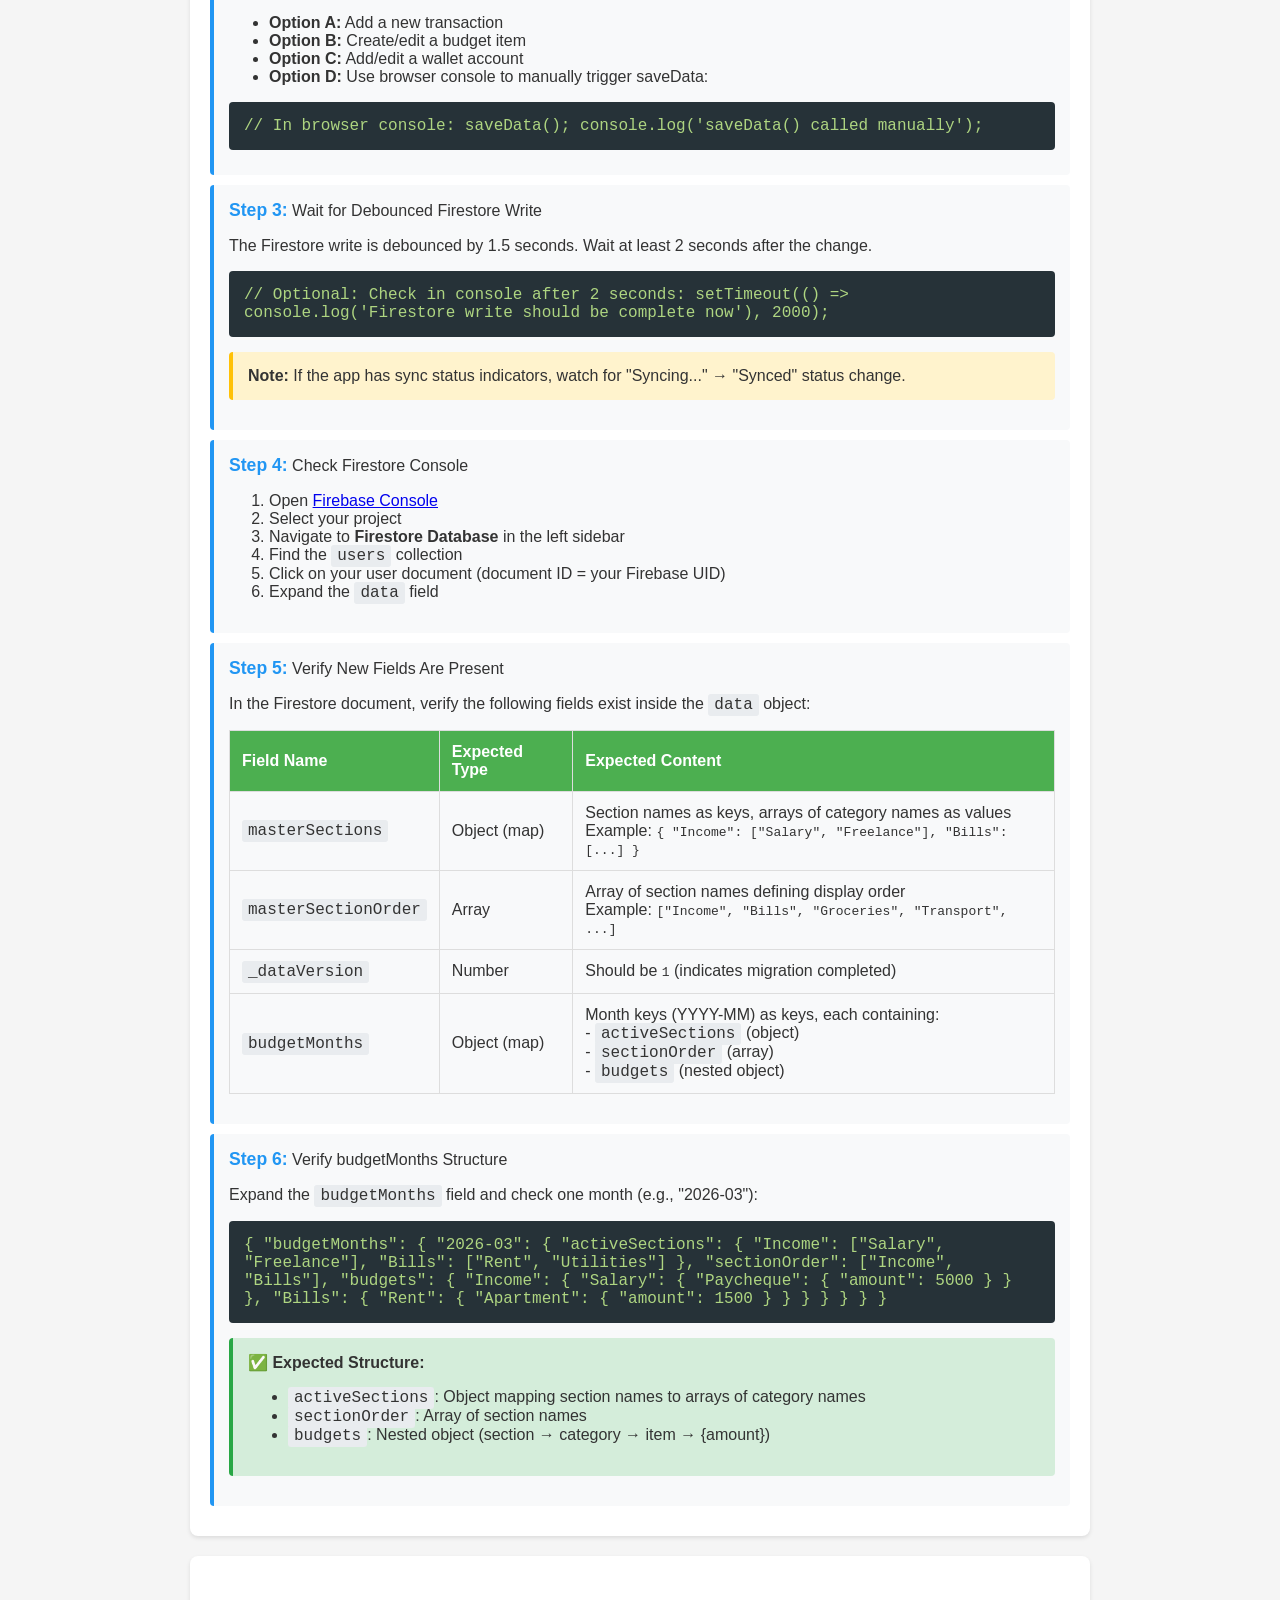
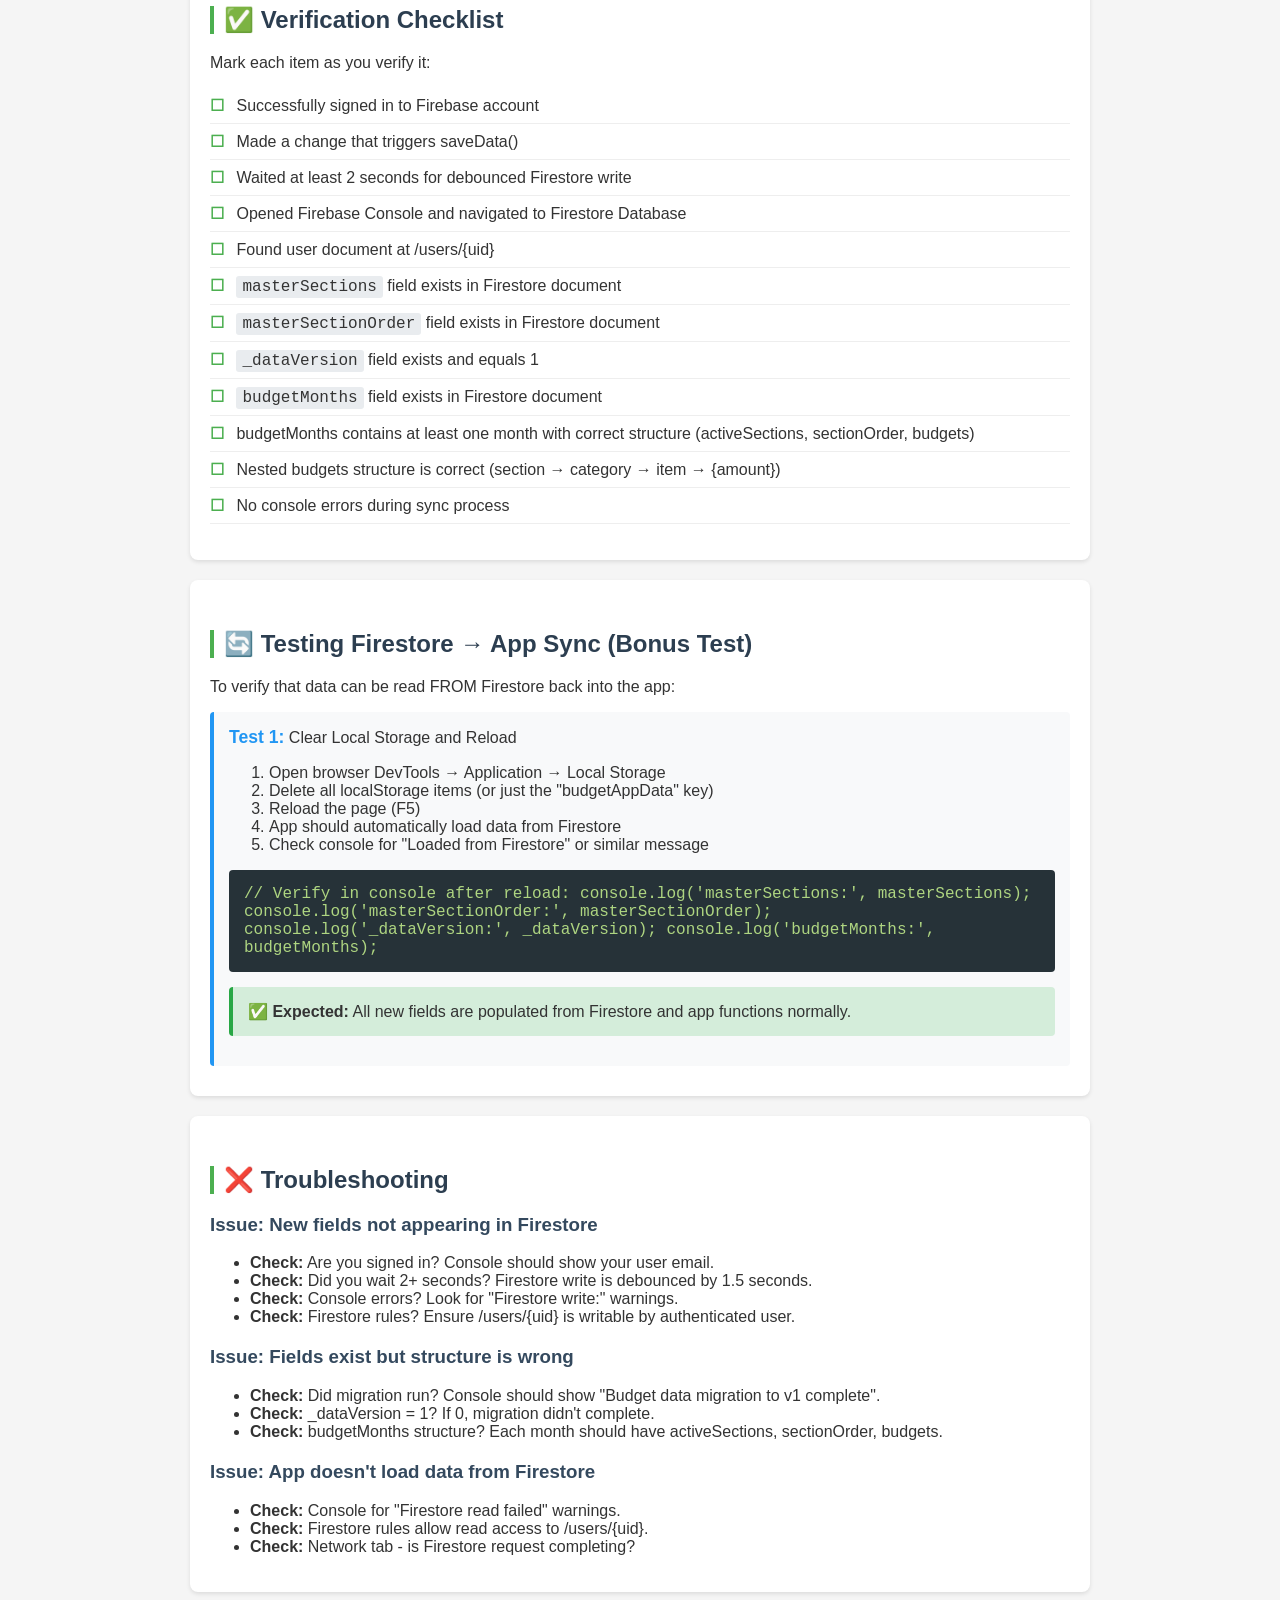
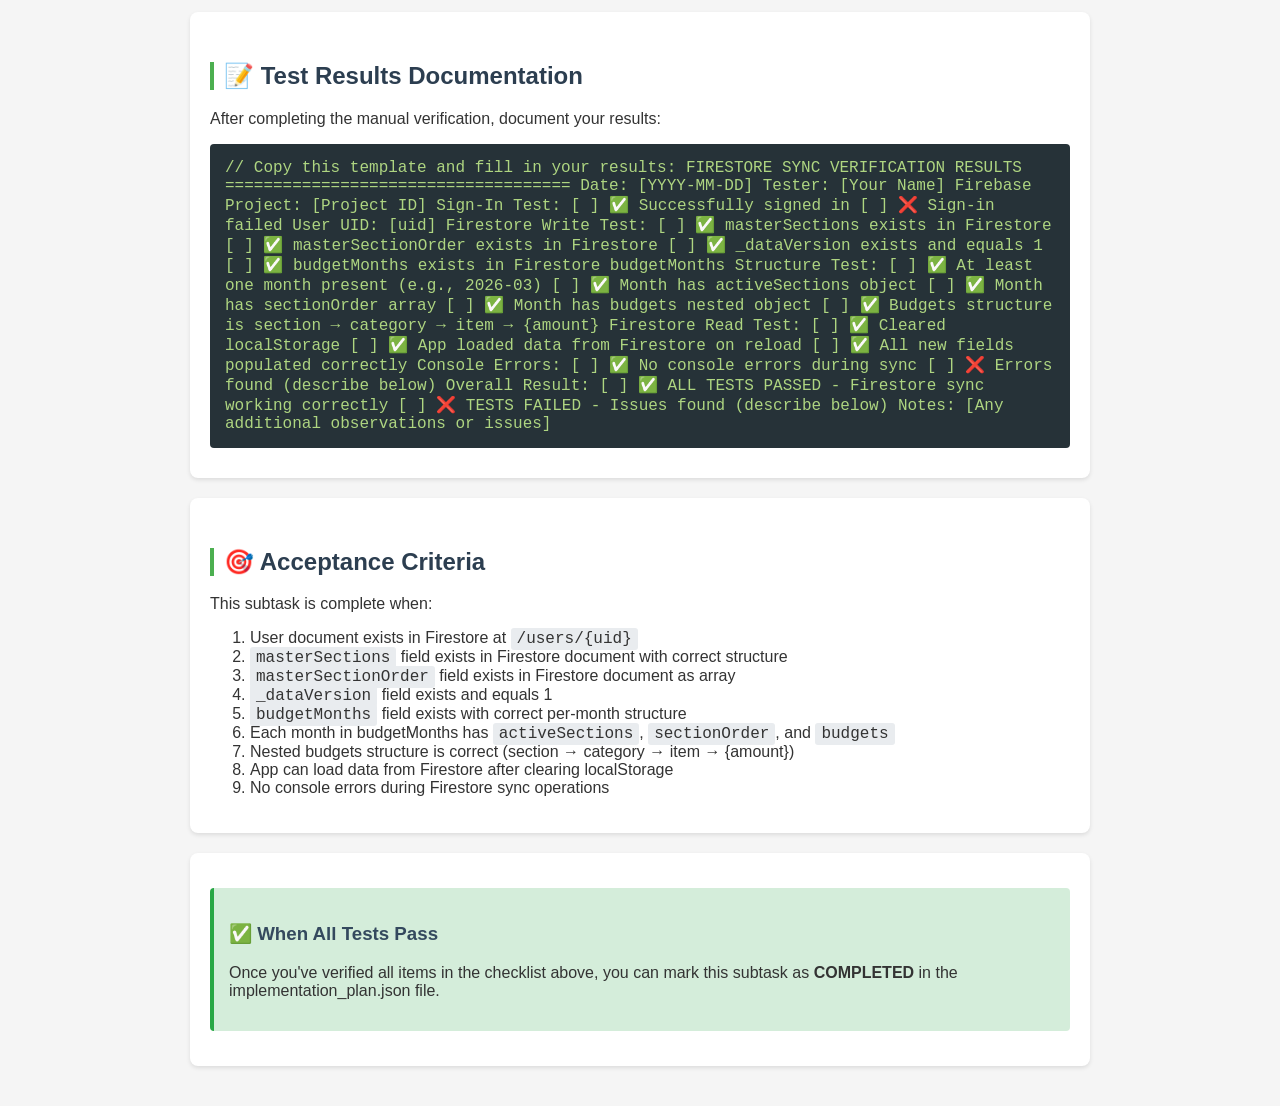
<file: test-firestore-sync.html>
<!DOCTYPE html>
<html lang="en">
<head>
    <meta charset="UTF-8">
    <meta name="viewport" content="width=device-width, initial-scale=1.0">
    <title>Firestore Sync Test - Manual Verification Guide</title>
    <style>
        body {
            font-family: -apple-system, BlinkMacSystemFont, 'Segoe UI', Roboto, Oxygen, Ubuntu, Cantarell, sans-serif;
            max-width: 900px;
            margin: 40px auto;
            padding: 0 20px;
            background: #f5f5f5;
            color: #333;
        }
        h1 {
            color: #1a1a1a;
            border-bottom: 3px solid #4CAF50;
            padding-bottom: 10px;
        }
        h2 {
            color: #2c3e50;
            margin-top: 30px;
            border-left: 4px solid #4CAF50;
            padding-left: 10px;
        }
        h3 {
            color: #34495e;
            margin-top: 20px;
        }
        .section {
            background: white;
            padding: 20px;
            margin: 20px 0;
            border-radius: 8px;
            box-shadow: 0 2px 4px rgba(0,0,0,0.1);
        }
        .step {
            background: #f8f9fa;
            padding: 15px;
            margin: 10px 0;
            border-left: 4px solid #2196F3;
            border-radius: 4px;
        }
        .step-number {
            font-weight: bold;
            color: #2196F3;
            font-size: 1.1em;
        }
        .code {
            background: #263238;
            color: #aed581;
            padding: 15px;
            border-radius: 4px;
            overflow-x: auto;
            font-family: 'Courier New', monospace;
            margin: 10px 0;
        }
        .important {
            background: #fff3cd;
            border-left: 4px solid #ffc107;
            padding: 15px;
            margin: 15px 0;
            border-radius: 4px;
        }
        .success {
            background: #d4edda;
            border-left: 4px solid #28a745;
            padding: 15px;
            margin: 15px 0;
            border-radius: 4px;
        }
        .warning {
            background: #f8d7da;
            border-left: 4px solid #dc3545;
            padding: 15px;
            margin: 15px 0;
            border-radius: 4px;
        }
        .checklist {
            list-style: none;
            padding-left: 0;
        }
        .checklist li {
            padding: 8px 0;
            border-bottom: 1px solid #eee;
        }
        .checklist li:before {
            content: "☐ ";
            color: #4CAF50;
            font-weight: bold;
            margin-right: 8px;
        }
        table {
            width: 100%;
            border-collapse: collapse;
            margin: 15px 0;
        }
        th, td {
            border: 1px solid #ddd;
            padding: 12px;
            text-align: left;
        }
        th {
            background: #4CAF50;
            color: white;
        }
        tr:nth-child(even) {
            background: #f8f9fa;
        }
        .field-name {
            font-family: 'Courier New', monospace;
            background: #e9ecef;
            padding: 2px 6px;
            border-radius: 3px;
        }
    </style>
</head>
<body>
    <h1>🔄 Firestore Sync Test - Manual Verification Guide</h1>

    <div class="section">
        <h2>📋 Overview</h2>
        <p>This guide walks you through manually verifying that the new data model fields (<span class="field-name">masterSections</span>, <span class="field-name">masterSectionOrder</span>, <span class="field-name">_dataVersion</span>, and <span class="field-name">budgetMonths</span>) are properly syncing to Firestore.</p>

        <div class="important">
            <strong>⚠️ Prerequisites:</strong>
            <ul>
                <li>You must have a Firebase account configured for this app</li>
                <li>Access to Firebase Console (<a href="https://console.firebase.google.com" target="_blank">console.firebase.google.com</a>)</li>
                <li>Know your Firebase project ID</li>
                <li>App must be running (http://localhost:8000)</li>
            </ul>
        </div>
    </div>

    <div class="section">
        <h2>🔍 Code Review - Firestore Sync Implementation</h2>

        <h3>1. saveData() Function (Lines 635-665 in js/state.js)</h3>
        <p>The <span class="field-name">saveData()</span> function includes the new fields in the snapshot:</p>
        <div class="code">const snap = {
    transactions, expenseCategories, monthlyBudgets, budgetMonths, itemIcons, walletAccounts, customTemplates, savedFilters,
    <strong>masterSections, masterSectionOrder, _dataVersion,</strong>  // ← New fields included
    categoryOrder: Object.keys(expenseCategories)
};

// Firestore write (debounced 1.5 seconds)
_fbDb.collection('users').doc(user.uid)
    .set({ data: snap, updatedAt: new Date().toISOString() }, { merge: true })
        </div>

        <div class="success">
            <strong>✅ Verification:</strong> The new fields are included in the snap object that gets written to Firestore.
        </div>

        <h3>2. loadFromFirestore() Function (Lines 861-877 in js/state.js)</h3>
        <p>The <span class="field-name">loadFromFirestore()</span> function reads all fields generically:</p>
        <div class="code">async function loadFromFirestore(uid) {
    const doc = await _fbDb.collection('users').doc(uid).get();
    if (doc.exists && doc.data().data) {
        const d = doc.data().data;  // ← Reads entire data object (includes new fields)
        _applyData(d);  // ← Assigns all fields to global variables
        // Mirror to localStorage so offline works
        Object.entries(d).forEach(([k, v]) => localStorage.setItem(k, JSON.stringify(v)));
    }
}
        </div>

        <div class="success">
            <strong>✅ Verification:</strong> All fields (including new ones) are automatically read from Firestore and applied to app state.
        </div>
    </div>

    <div class="section">
        <h2>🧪 Manual Testing Procedure</h2>

        <div class="step">
            <span class="step-number">Step 1:</span> Sign In to Firebase
            <ol>
                <li>Open the app at <a href="http://localhost:8000" target="_blank">http://localhost:8000</a></li>
                <li>Click the Settings icon (gear icon in top-right)</li>
                <li>Sign in with your Firebase account (Google, Apple, or Email)</li>
                <li>Wait for sign-in to complete</li>
                <li>Open browser DevTools (F12) → Console tab</li>
            </ol>
            <div class="important">
                <strong>Expected:</strong> Console should show "Signed in as [your email]" or similar message.
            </div>
        </div>

        <div class="step">
            <span class="step-number">Step 2:</span> Trigger a Data Change
            <p>Make any change that triggers <span class="field-name">saveData()</span>:</p>
            <ul>
                <li><strong>Option A:</strong> Add a new transaction</li>
                <li><strong>Option B:</strong> Create/edit a budget item</li>
                <li><strong>Option C:</strong> Add/edit a wallet account</li>
                <li><strong>Option D:</strong> Use browser console to manually trigger saveData:</li>
            </ul>
            <div class="code">// In browser console:
saveData();
console.log('saveData() called manually');
            </div>
        </div>

        <div class="step">
            <span class="step-number">Step 3:</span> Wait for Debounced Firestore Write
            <p>The Firestore write is debounced by 1.5 seconds. Wait at least 2 seconds after the change.</p>
            <div class="code">// Optional: Check in console after 2 seconds:
setTimeout(() => console.log('Firestore write should be complete now'), 2000);
            </div>
            <div class="important">
                <strong>Note:</strong> If the app has sync status indicators, watch for "Syncing..." → "Synced" status change.
            </div>
        </div>

        <div class="step">
            <span class="step-number">Step 4:</span> Check Firestore Console
            <ol>
                <li>Open <a href="https://console.firebase.google.com" target="_blank">Firebase Console</a></li>
                <li>Select your project</li>
                <li>Navigate to <strong>Firestore Database</strong> in the left sidebar</li>
                <li>Find the <span class="field-name">users</span> collection</li>
                <li>Click on your user document (document ID = your Firebase UID)</li>
                <li>Expand the <span class="field-name">data</span> field</li>
            </ol>
        </div>

        <div class="step">
            <span class="step-number">Step 5:</span> Verify New Fields Are Present
            <p>In the Firestore document, verify the following fields exist inside the <span class="field-name">data</span> object:</p>

            <table>
                <thead>
                    <tr>
                        <th>Field Name</th>
                        <th>Expected Type</th>
                        <th>Expected Content</th>
                    </tr>
                </thead>
                <tbody>
                    <tr>
                        <td><span class="field-name">masterSections</span></td>
                        <td>Object (map)</td>
                        <td>Section names as keys, arrays of category names as values<br>
                            Example: <code>{ "Income": ["Salary", "Freelance"], "Bills": [...] }</code>
                        </td>
                    </tr>
                    <tr>
                        <td><span class="field-name">masterSectionOrder</span></td>
                        <td>Array</td>
                        <td>Array of section names defining display order<br>
                            Example: <code>["Income", "Bills", "Groceries", "Transport", ...]</code>
                        </td>
                    </tr>
                    <tr>
                        <td><span class="field-name">_dataVersion</span></td>
                        <td>Number</td>
                        <td>Should be <code>1</code> (indicates migration completed)</td>
                    </tr>
                    <tr>
                        <td><span class="field-name">budgetMonths</span></td>
                        <td>Object (map)</td>
                        <td>Month keys (YYYY-MM) as keys, each containing:<br>
                            - <span class="field-name">activeSections</span> (object)<br>
                            - <span class="field-name">sectionOrder</span> (array)<br>
                            - <span class="field-name">budgets</span> (nested object)
                        </td>
                    </tr>
                </tbody>
            </table>
        </div>

        <div class="step">
            <span class="step-number">Step 6:</span> Verify budgetMonths Structure
            <p>Expand the <span class="field-name">budgetMonths</span> field and check one month (e.g., "2026-03"):</p>

            <div class="code">{
  "budgetMonths": {
    "2026-03": {
      "activeSections": {
        "Income": ["Salary", "Freelance"],
        "Bills": ["Rent", "Utilities"]
      },
      "sectionOrder": ["Income", "Bills"],
      "budgets": {
        "Income": {
          "Salary": {
            "Paycheque": { "amount": 5000 }
          }
        },
        "Bills": {
          "Rent": {
            "Apartment": { "amount": 1500 }
          }
        }
      }
    }
  }
}
            </div>

            <div class="success">
                <strong>✅ Expected Structure:</strong>
                <ul>
                    <li><span class="field-name">activeSections</span>: Object mapping section names to arrays of category names</li>
                    <li><span class="field-name">sectionOrder</span>: Array of section names</li>
                    <li><span class="field-name">budgets</span>: Nested object (section → category → item → {amount})</li>
                </ul>
            </div>
        </div>
    </div>

    <div class="section">
        <h2>✅ Verification Checklist</h2>
        <p>Mark each item as you verify it:</p>
        <ul class="checklist">
            <li>Successfully signed in to Firebase account</li>
            <li>Made a change that triggers saveData()</li>
            <li>Waited at least 2 seconds for debounced Firestore write</li>
            <li>Opened Firebase Console and navigated to Firestore Database</li>
            <li>Found user document at /users/{uid}</li>
            <li><span class="field-name">masterSections</span> field exists in Firestore document</li>
            <li><span class="field-name">masterSectionOrder</span> field exists in Firestore document</li>
            <li><span class="field-name">_dataVersion</span> field exists and equals 1</li>
            <li><span class="field-name">budgetMonths</span> field exists in Firestore document</li>
            <li>budgetMonths contains at least one month with correct structure (activeSections, sectionOrder, budgets)</li>
            <li>Nested budgets structure is correct (section → category → item → {amount})</li>
            <li>No console errors during sync process</li>
        </ul>
    </div>

    <div class="section">
        <h2>🔄 Testing Firestore → App Sync (Bonus Test)</h2>
        <p>To verify that data can be read FROM Firestore back into the app:</p>

        <div class="step">
            <span class="step-number">Test 1:</span> Clear Local Storage and Reload
            <ol>
                <li>Open browser DevTools → Application → Local Storage</li>
                <li>Delete all localStorage items (or just the "budgetAppData" key)</li>
                <li>Reload the page (F5)</li>
                <li>App should automatically load data from Firestore</li>
                <li>Check console for "Loaded from Firestore" or similar message</li>
            </ol>

            <div class="code">// Verify in console after reload:
console.log('masterSections:', masterSections);
console.log('masterSectionOrder:', masterSectionOrder);
console.log('_dataVersion:', _dataVersion);
console.log('budgetMonths:', budgetMonths);
            </div>

            <div class="success">
                <strong>✅ Expected:</strong> All new fields are populated from Firestore and app functions normally.
            </div>
        </div>
    </div>

    <div class="section">
        <h2>❌ Troubleshooting</h2>

        <h3>Issue: New fields not appearing in Firestore</h3>
        <ul>
            <li><strong>Check:</strong> Are you signed in? Console should show your user email.</li>
            <li><strong>Check:</strong> Did you wait 2+ seconds? Firestore write is debounced by 1.5 seconds.</li>
            <li><strong>Check:</strong> Console errors? Look for "Firestore write:" warnings.</li>
            <li><strong>Check:</strong> Firestore rules? Ensure /users/{uid} is writable by authenticated user.</li>
        </ul>

        <h3>Issue: Fields exist but structure is wrong</h3>
        <ul>
            <li><strong>Check:</strong> Did migration run? Console should show "Budget data migration to v1 complete".</li>
            <li><strong>Check:</strong> _dataVersion = 1? If 0, migration didn't complete.</li>
            <li><strong>Check:</strong> budgetMonths structure? Each month should have activeSections, sectionOrder, budgets.</li>
        </ul>

        <h3>Issue: App doesn't load data from Firestore</h3>
        <ul>
            <li><strong>Check:</strong> Console for "Firestore read failed" warnings.</li>
            <li><strong>Check:</strong> Firestore rules allow read access to /users/{uid}.</li>
            <li><strong>Check:</strong> Network tab - is Firestore request completing?</li>
        </ul>
    </div>

    <div class="section">
        <h2>📝 Test Results Documentation</h2>
        <p>After completing the manual verification, document your results:</p>

        <div class="code">// Copy this template and fill in your results:

FIRESTORE SYNC VERIFICATION RESULTS
====================================

Date: [YYYY-MM-DD]
Tester: [Your Name]
Firebase Project: [Project ID]

Sign-In Test:
[ ] ✅ Successfully signed in
[ ] ❌ Sign-in failed
User UID: [uid]

Firestore Write Test:
[ ] ✅ masterSections exists in Firestore
[ ] ✅ masterSectionOrder exists in Firestore
[ ] ✅ _dataVersion exists and equals 1
[ ] ✅ budgetMonths exists in Firestore

budgetMonths Structure Test:
[ ] ✅ At least one month present (e.g., 2026-03)
[ ] ✅ Month has activeSections object
[ ] ✅ Month has sectionOrder array
[ ] ✅ Month has budgets nested object
[ ] ✅ Budgets structure is section → category → item → {amount}

Firestore Read Test:
[ ] ✅ Cleared localStorage
[ ] ✅ App loaded data from Firestore on reload
[ ] ✅ All new fields populated correctly

Console Errors:
[ ] ✅ No console errors during sync
[ ] ❌ Errors found (describe below)

Overall Result:
[ ] ✅ ALL TESTS PASSED - Firestore sync working correctly
[ ] ❌ TESTS FAILED - Issues found (describe below)

Notes:
[Any additional observations or issues]
        </div>
    </div>

    <div class="section">
        <h2>🎯 Acceptance Criteria</h2>
        <p>This subtask is complete when:</p>
        <ol>
            <li>User document exists in Firestore at <span class="field-name">/users/{uid}</span></li>
            <li><span class="field-name">masterSections</span> field exists in Firestore document with correct structure</li>
            <li><span class="field-name">masterSectionOrder</span> field exists in Firestore document as array</li>
            <li><span class="field-name">_dataVersion</span> field exists and equals 1</li>
            <li><span class="field-name">budgetMonths</span> field exists with correct per-month structure</li>
            <li>Each month in budgetMonths has <span class="field-name">activeSections</span>, <span class="field-name">sectionOrder</span>, and <span class="field-name">budgets</span></li>
            <li>Nested budgets structure is correct (section → category → item → {amount})</li>
            <li>App can load data from Firestore after clearing localStorage</li>
            <li>No console errors during Firestore sync operations</li>
        </ol>
    </div>

    <div class="section">
        <div class="success">
            <h3>✅ When All Tests Pass</h3>
            <p>Once you've verified all items in the checklist above, you can mark this subtask as <strong>COMPLETED</strong> in the implementation_plan.json file.</p>
        </div>
    </div>
</body>
</html>
</file>
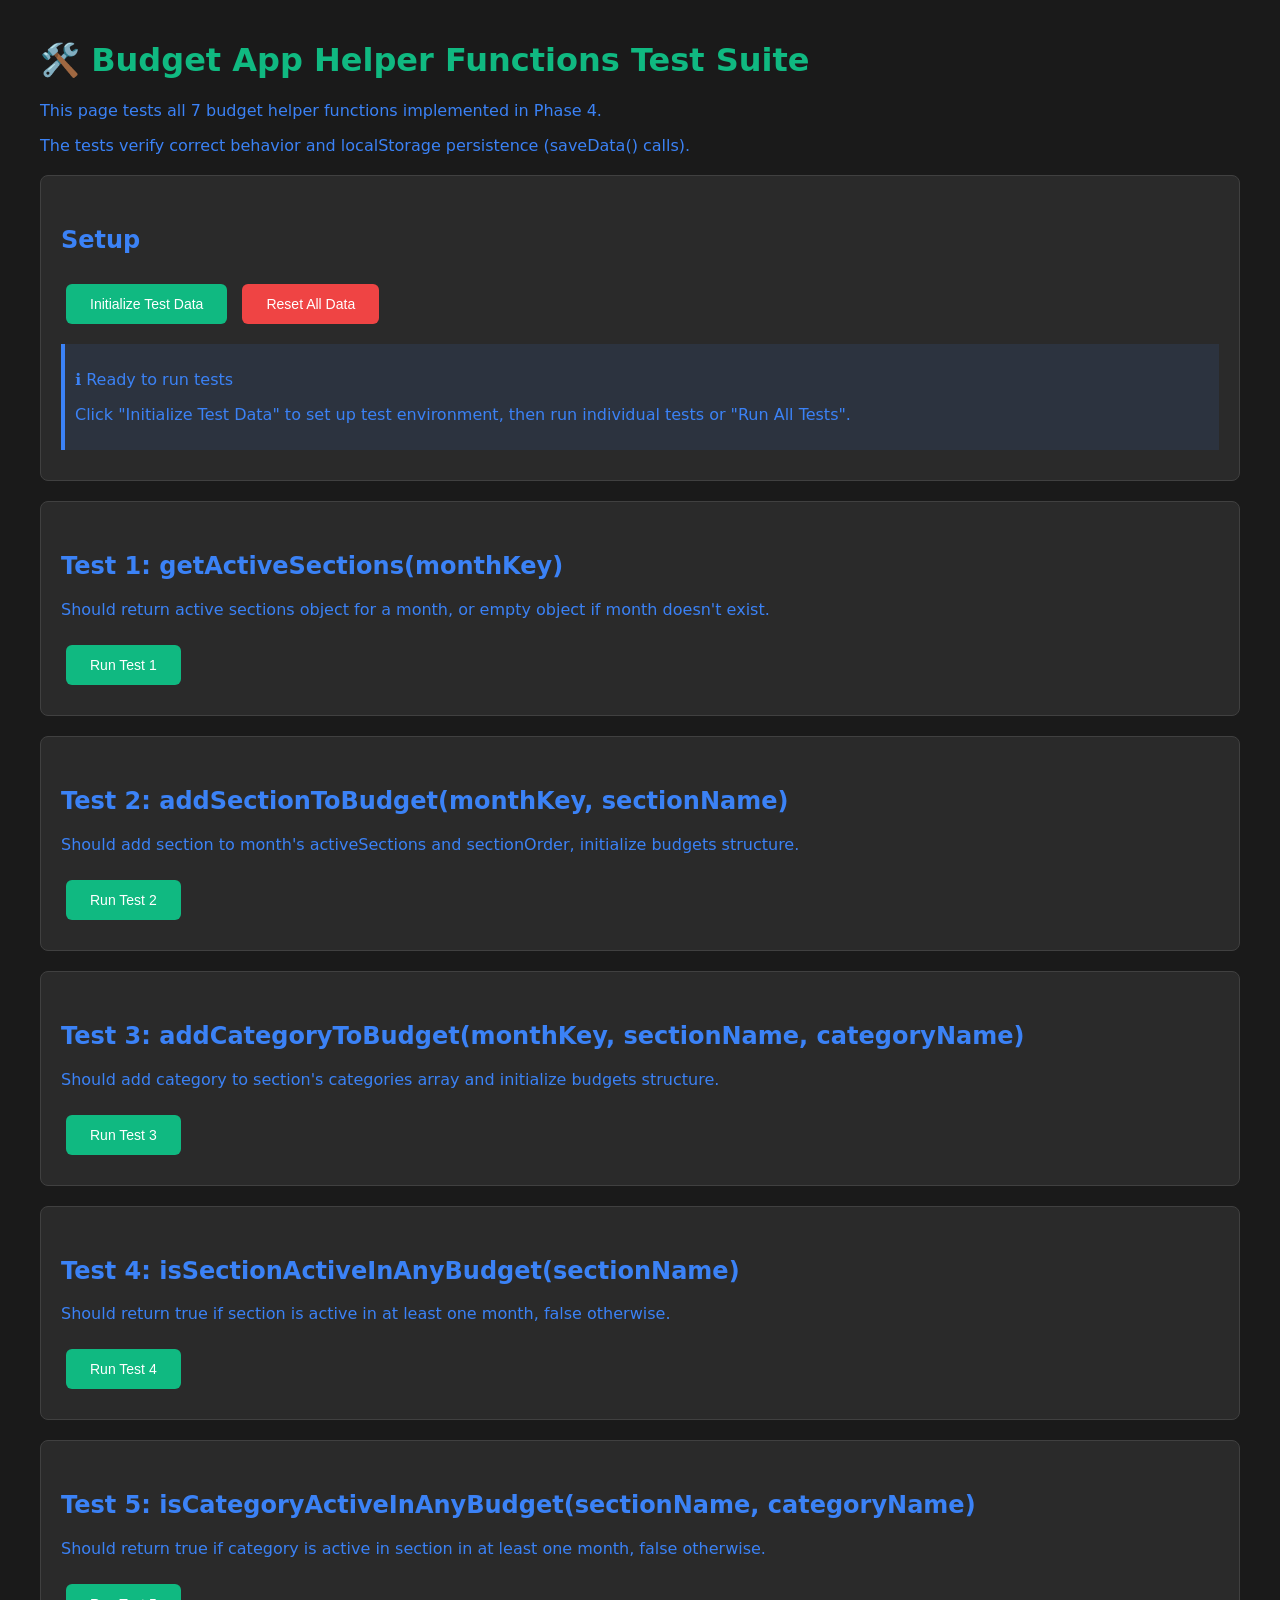
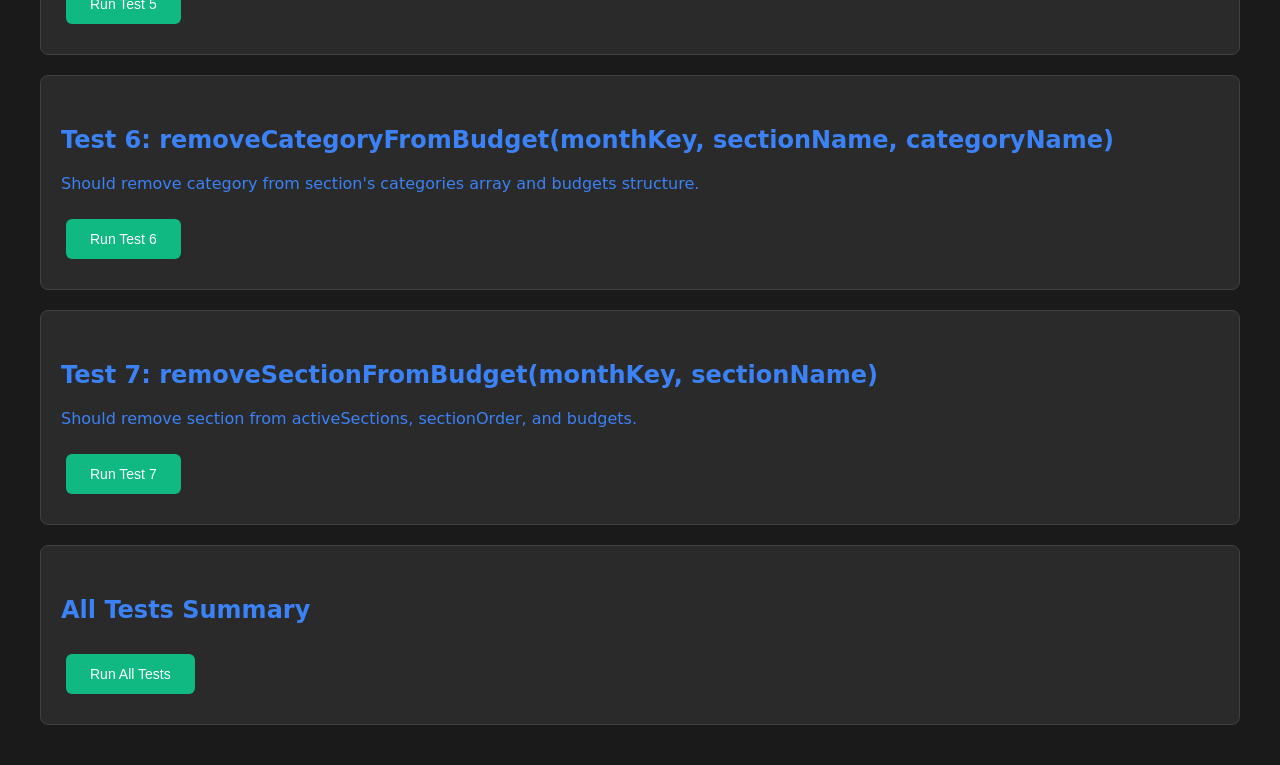
<file: test-helper-functions.html>
<!DOCTYPE html>
<html lang="en">
<head>
    <meta charset="UTF-8">
    <meta name="viewport" content="width=device-width, initial-scale=1.0">
    <title>Helper Functions Test - Budget App</title>
    <style>
        body {
            font-family: system-ui, -apple-system, sans-serif;
            max-width: 1200px;
            margin: 0 auto;
            padding: 20px;
            background: #1a1a1a;
            color: #e0e0e0;
        }
        h1 { color: #10b981; }
        h2 { color: #3b82f6; margin-top: 30px; }
        .section {
            background: #2a2a2a;
            padding: 20px;
            margin: 20px 0;
            border-radius: 8px;
            border: 1px solid #404040;
        }
        .pass { color: #10b981; font-weight: bold; }
        .fail { color: #ef4444; font-weight: bold; }
        .info { color: #3b82f6; }
        button {
            background: #10b981;
            color: white;
            border: none;
            padding: 12px 24px;
            border-radius: 6px;
            cursor: pointer;
            margin: 10px 5px;
            font-size: 14px;
            font-weight: 500;
        }
        button:hover { background: #059669; }
        button.secondary {
            background: #3b82f6;
        }
        button.secondary:hover { background: #2563eb; }
        button.danger {
            background: #ef4444;
        }
        button.danger:hover { background: #dc2626; }
        pre {
            background: #1a1a1a;
            padding: 15px;
            border-radius: 6px;
            overflow-x: auto;
            border: 1px solid #404040;
            font-size: 12px;
        }
        .test-result {
            margin: 10px 0;
            padding: 10px;
            border-left: 4px solid #404040;
        }
        .test-result.pass { border-left-color: #10b981; background: rgba(16, 185, 129, 0.1); }
        .test-result.fail { border-left-color: #ef4444; background: rgba(239, 68, 68, 0.1); }
        .test-result.info { border-left-color: #3b82f6; background: rgba(59, 130, 246, 0.1); }
        code {
            background: #1a1a1a;
            padding: 2px 6px;
            border-radius: 3px;
            font-size: 13px;
            color: #10b981;
        }
    </style>
</head>
<body>
    <h1>🛠️ Budget App Helper Functions Test Suite</h1>
    <p class="info">This page tests all 7 budget helper functions implemented in Phase 4.</p>
    <p class="info">The tests verify correct behavior and localStorage persistence (saveData() calls).</p>

    <div class="section">
        <h2>Setup</h2>
        <button onclick="setupTestData()">Initialize Test Data</button>
        <button class="danger" onclick="resetData()">Reset All Data</button>
        <div id="setup-result"></div>
    </div>

    <div class="section">
        <h2>Test 1: getActiveSections(monthKey)</h2>
        <p class="info">Should return active sections object for a month, or empty object if month doesn't exist.</p>
        <button onclick="runTest1()">Run Test 1</button>
        <div id="test1-result"></div>
    </div>

    <div class="section">
        <h2>Test 2: addSectionToBudget(monthKey, sectionName)</h2>
        <p class="info">Should add section to month's activeSections and sectionOrder, initialize budgets structure.</p>
        <button onclick="runTest2()">Run Test 2</button>
        <div id="test2-result"></div>
    </div>

    <div class="section">
        <h2>Test 3: addCategoryToBudget(monthKey, sectionName, categoryName)</h2>
        <p class="info">Should add category to section's categories array and initialize budgets structure.</p>
        <button onclick="runTest3()">Run Test 3</button>
        <div id="test3-result"></div>
    </div>

    <div class="section">
        <h2>Test 4: isSectionActiveInAnyBudget(sectionName)</h2>
        <p class="info">Should return true if section is active in at least one month, false otherwise.</p>
        <button onclick="runTest4()">Run Test 4</button>
        <div id="test4-result"></div>
    </div>

    <div class="section">
        <h2>Test 5: isCategoryActiveInAnyBudget(sectionName, categoryName)</h2>
        <p class="info">Should return true if category is active in section in at least one month, false otherwise.</p>
        <button onclick="runTest5()">Run Test 5</button>
        <div id="test5-result"></div>
    </div>

    <div class="section">
        <h2>Test 6: removeCategoryFromBudget(monthKey, sectionName, categoryName)</h2>
        <p class="info">Should remove category from section's categories array and budgets structure.</p>
        <button onclick="runTest6()">Run Test 6</button>
        <div id="test6-result"></div>
    </div>

    <div class="section">
        <h2>Test 7: removeSectionFromBudget(monthKey, sectionName)</h2>
        <p class="info">Should remove section from activeSections, sectionOrder, and budgets.</p>
        <button onclick="runTest7()">Run Test 7</button>
        <div id="test7-result"></div>
    </div>

    <div class="section">
        <h2>All Tests Summary</h2>
        <button onclick="runAllTests()">Run All Tests</button>
        <div id="summary-result"></div>
    </div>

    <script src="js/state.js"></script>
    <script>
        let testResults = [];

        function setupTestData() {
            const result = document.getElementById('setup-result');

            // Clear any existing budget months
            budgetMonths = {};

            // Create test month with some initial data
            budgetMonths['2026-03'] = {
                activeSections: {
                    'Income': ['Salary', 'Freelance'],
                    'Bills': ['Rent', 'Utilities']
                },
                sectionOrder: ['Income', 'Bills'],
                budgets: {
                    'Income': {
                        'Salary': { 'Paycheque': { amount: 5000 } }
                    },
                    'Bills': {
                        'Rent': { 'Apartment': { amount: 1500 } }
                    }
                }
            };

            // Initialize masterSections if empty
            if (Object.keys(masterSections).length === 0) {
                masterSections = JSON.parse(JSON.stringify(defaultSections));
                masterSectionOrder = Object.keys(defaultSections);
                _dataVersion = 1;
            }

            // Save to localStorage
            saveData();

            result.innerHTML = `
                <div class="test-result pass">
                    <p class="pass">✓ Test data initialized</p>
                    <p>Created month 2026-03 with:</p>
                    <ul>
                        <li>Income section (Salary, Freelance)</li>
                        <li>Bills section (Rent, Utilities)</li>
                    </ul>
                    <p class="info">Ready to run tests!</p>
                </div>
            `;
        }

        function resetData() {
            budgetMonths = {};
            saveData();
            document.getElementById('setup-result').innerHTML = `
                <div class="test-result info">
                    <p class="info">⟲ All budget data cleared</p>
                    <p>Run "Initialize Test Data" to start testing.</p>
                </div>
            `;
            testResults = [];
        }

        function runTest1() {
            const result = document.getElementById('test1-result');
            let html = '<h3>Test Results:</h3>';
            let allPassed = true;

            try {
                // Test 1a: Get existing month
                const test1a = getActiveSections('2026-03');
                const passed1a = test1a && typeof test1a === 'object' && test1a.Income && test1a.Bills;
                html += `
                    <div class="test-result ${passed1a ? 'pass' : 'fail'}">
                        <strong>${passed1a ? '✓' : '✗'} Test 1a: getActiveSections('2026-03')</strong>
                        <p>Expected: Object with Income and Bills sections</p>
                        <p>Got: ${JSON.stringify(test1a)}</p>
                        <code>Income categories: ${test1a?.Income ? test1a.Income.join(', ') : 'none'}</code><br>
                        <code>Bills categories: ${test1a?.Bills ? test1a.Bills.join(', ') : 'none'}</code>
                    </div>
                `;
                allPassed = allPassed && passed1a;

                // Test 1b: Get non-existent month
                const test1b = getActiveSections('2025-01');
                const passed1b = test1b && typeof test1b === 'object' && Object.keys(test1b).length === 0;
                html += `
                    <div class="test-result ${passed1b ? 'pass' : 'fail'}">
                        <strong>${passed1b ? '✓' : '✗'} Test 1b: getActiveSections('2025-01') (non-existent)</strong>
                        <p>Expected: Empty object {}</p>
                        <p>Got: ${JSON.stringify(test1b)}</p>
                    </div>
                `;
                allPassed = allPassed && passed1b;

                testResults[0] = allPassed;
            } catch (error) {
                html += `<div class="test-result fail"><p class="fail">✗ Error: ${error.message}</p></div>`;
                testResults[0] = false;
            }

            result.innerHTML = html;
        }

        function runTest2() {
            const result = document.getElementById('test2-result');
            let html = '<h3>Test Results:</h3>';
            let allPassed = true;

            try {
                // Test 2a: Add new section to existing month
                const beforeSections = JSON.parse(JSON.stringify(budgetMonths['2026-03']?.activeSections || {}));
                addSectionToBudget('2026-03', 'Transport');
                const afterSections = budgetMonths['2026-03']?.activeSections || {};

                const passed2a = afterSections.Transport &&
                                 Array.isArray(afterSections.Transport) &&
                                 budgetMonths['2026-03'].sectionOrder.includes('Transport') &&
                                 budgetMonths['2026-03'].budgets.Transport;

                html += `
                    <div class="test-result ${passed2a ? 'pass' : 'fail'}">
                        <strong>${passed2a ? '✓' : '✗'} Test 2a: addSectionToBudget('2026-03', 'Transport')</strong>
                        <p>Before: ${Object.keys(beforeSections).join(', ')}</p>
                        <p>After: ${Object.keys(afterSections).join(', ')}</p>
                        <p>Transport categories: ${afterSections.Transport ? afterSections.Transport.join(', ') : 'none'}</p>
                        <p>sectionOrder: ${budgetMonths['2026-03'].sectionOrder.join(' → ')}</p>
                        <p class="${passed2a ? 'pass' : 'fail'}">
                            ${passed2a ? '✓ Section added with categories from masterSections' : '✗ Section not added correctly'}
                        </p>
                    </div>
                `;
                allPassed = allPassed && passed2a;

                // Test 2b: Add section to new month
                addSectionToBudget('2026-04', 'Bills');
                const passed2b = budgetMonths['2026-04'] &&
                                 budgetMonths['2026-04'].activeSections.Bills &&
                                 budgetMonths['2026-04'].sectionOrder.includes('Bills') &&
                                 budgetMonths['2026-04'].budgets.Bills;

                html += `
                    <div class="test-result ${passed2b ? 'pass' : 'fail'}">
                        <strong>${passed2b ? '✓' : '✗'} Test 2b: addSectionToBudget('2026-04', 'Bills') (new month)</strong>
                        <p>New month created: ${budgetMonths['2026-04'] ? 'Yes' : 'No'}</p>
                        <p>Bills section added: ${budgetMonths['2026-04']?.activeSections?.Bills ? 'Yes' : 'No'}</p>
                        <p class="${passed2b ? 'pass' : 'fail'}">
                            ${passed2b ? '✓ New month initialized with section' : '✗ Month or section not created correctly'}
                        </p>
                    </div>
                `;
                allPassed = allPassed && passed2b;

                // Test 2c: Verify localStorage was updated (saveData called)
                const stored = localStorage.getItem('budgetAppData');
                const data = stored ? JSON.parse(stored) : null;
                const passed2c = data && data.budgetMonths && data.budgetMonths['2026-03']?.activeSections?.Transport;

                html += `
                    <div class="test-result ${passed2c ? 'pass' : 'fail'}">
                        <strong>${passed2c ? '✓' : '✗'} Test 2c: localStorage updated (saveData called)</strong>
                        <p class="${passed2c ? 'pass' : 'fail'}">
                            ${passed2c ? '✓ Changes persisted to localStorage' : '✗ localStorage not updated'}
                        </p>
                    </div>
                `;
                allPassed = allPassed && passed2c;

                testResults[1] = allPassed;
            } catch (error) {
                html += `<div class="test-result fail"><p class="fail">✗ Error: ${error.message}</p></div>`;
                testResults[1] = false;
            }

            result.innerHTML = html;
        }

        function runTest3() {
            const result = document.getElementById('test3-result');
            let html = '<h3>Test Results:</h3>';
            let allPassed = true;

            try {
                // Test 3a: Add category to existing section
                const beforeCategories = [...(budgetMonths['2026-03']?.activeSections?.Bills || [])];
                addCategoryToBudget('2026-03', 'Bills', 'Internet');
                const afterCategories = budgetMonths['2026-03']?.activeSections?.Bills || [];

                const passed3a = afterCategories.includes('Internet') &&
                                 budgetMonths['2026-03'].budgets.Bills.Internet;

                html += `
                    <div class="test-result ${passed3a ? 'pass' : 'fail'}">
                        <strong>${passed3a ? '✓' : '✗'} Test 3a: addCategoryToBudget('2026-03', 'Bills', 'Internet')</strong>
                        <p>Before: ${beforeCategories.join(', ')}</p>
                        <p>After: ${afterCategories.join(', ')}</p>
                        <p>Budget structure created: ${budgetMonths['2026-03'].budgets.Bills.Internet ? 'Yes' : 'No'}</p>
                        <p class="${passed3a ? 'pass' : 'fail'}">
                            ${passed3a ? '✓ Category added to section' : '✗ Category not added correctly'}
                        </p>
                    </div>
                `;
                allPassed = allPassed && passed3a;

                // Test 3b: Add category to new section in existing month
                addCategoryToBudget('2026-03', 'Personal', 'Phone Plan');
                const passed3b = budgetMonths['2026-03'].activeSections.Personal &&
                                 budgetMonths['2026-03'].activeSections.Personal.includes('Phone Plan') &&
                                 budgetMonths['2026-03'].sectionOrder.includes('Personal') &&
                                 budgetMonths['2026-03'].budgets.Personal &&
                                 budgetMonths['2026-03'].budgets.Personal['Phone Plan'];

                html += `
                    <div class="test-result ${passed3b ? 'pass' : 'fail'}">
                        <strong>${passed3b ? '✓' : '✗'} Test 3b: addCategoryToBudget('2026-03', 'Personal', 'Phone Plan') (new section)</strong>
                        <p>Personal section created: ${budgetMonths['2026-03'].activeSections.Personal ? 'Yes' : 'No'}</p>
                        <p>Phone Plan added: ${budgetMonths['2026-03'].activeSections.Personal?.includes('Phone Plan') ? 'Yes' : 'No'}</p>
                        <p class="${passed3b ? 'pass' : 'fail'}">
                            ${passed3b ? '✓ New section and category created' : '✗ Section or category not created correctly'}
                        </p>
                    </div>
                `;
                allPassed = allPassed && passed3b;

                testResults[2] = allPassed;
            } catch (error) {
                html += `<div class="test-result fail"><p class="fail">✗ Error: ${error.message}</p></div>`;
                testResults[2] = false;
            }

            result.innerHTML = html;
        }

        function runTest4() {
            const result = document.getElementById('test4-result');
            let html = '<h3>Test Results:</h3>';
            let allPassed = true;

            try {
                // Test 4a: Check section that exists
                const test4a = isSectionActiveInAnyBudget('Income');
                const passed4a = test4a === true;

                html += `
                    <div class="test-result ${passed4a ? 'pass' : 'fail'}">
                        <strong>${passed4a ? '✓' : '✗'} Test 4a: isSectionActiveInAnyBudget('Income')</strong>
                        <p>Expected: true (Income exists in 2026-03)</p>
                        <p>Got: ${test4a}</p>
                    </div>
                `;
                allPassed = allPassed && passed4a;

                // Test 4b: Check section that doesn't exist
                const test4b = isSectionActiveInAnyBudget('NonExistentSection');
                const passed4b = test4b === false;

                html += `
                    <div class="test-result ${passed4b ? 'pass' : 'fail'}">
                        <strong>${passed4b ? '✓' : '✗'} Test 4b: isSectionActiveInAnyBudget('NonExistentSection')</strong>
                        <p>Expected: false</p>
                        <p>Got: ${test4b}</p>
                    </div>
                `;
                allPassed = allPassed && passed4b;

                // Test 4c: Check section added in Test 2
                const test4c = isSectionActiveInAnyBudget('Transport');
                const passed4c = test4c === true;

                html += `
                    <div class="test-result ${passed4c ? 'pass' : 'fail'}">
                        <strong>${passed4c ? '✓' : '✗'} Test 4c: isSectionActiveInAnyBudget('Transport')</strong>
                        <p>Expected: true (Transport added in Test 2)</p>
                        <p>Got: ${test4c}</p>
                    </div>
                `;
                allPassed = allPassed && passed4c;

                testResults[3] = allPassed;
            } catch (error) {
                html += `<div class="test-result fail"><p class="fail">✗ Error: ${error.message}</p></div>`;
                testResults[3] = false;
            }

            result.innerHTML = html;
        }

        function runTest5() {
            const result = document.getElementById('test5-result');
            let html = '<h3>Test Results:</h3>';
            let allPassed = true;

            try {
                // Test 5a: Check category that exists
                const test5a = isCategoryActiveInAnyBudget('Bills', 'Rent');
                const passed5a = test5a === true;

                html += `
                    <div class="test-result ${passed5a ? 'pass' : 'fail'}">
                        <strong>${passed5a ? '✓' : '✗'} Test 5a: isCategoryActiveInAnyBudget('Bills', 'Rent')</strong>
                        <p>Expected: true (Rent exists in Bills section)</p>
                        <p>Got: ${test5a}</p>
                    </div>
                `;
                allPassed = allPassed && passed5a;

                // Test 5b: Check category that doesn't exist
                const test5b = isCategoryActiveInAnyBudget('Bills', 'NonExistentCategory');
                const passed5b = test5b === false;

                html += `
                    <div class="test-result ${passed5b ? 'pass' : 'fail'}">
                        <strong>${passed5b ? '✓' : '✗'} Test 5b: isCategoryActiveInAnyBudget('Bills', 'NonExistentCategory')</strong>
                        <p>Expected: false</p>
                        <p>Got: ${test5b}</p>
                    </div>
                `;
                allPassed = allPassed && passed5b;

                // Test 5c: Check category added in Test 3
                const test5c = isCategoryActiveInAnyBudget('Bills', 'Internet');
                const passed5c = test5c === true;

                html += `
                    <div class="test-result ${passed5c ? 'pass' : 'fail'}">
                        <strong>${passed5c ? '✓' : '✗'} Test 5c: isCategoryActiveInAnyBudget('Bills', 'Internet')</strong>
                        <p>Expected: true (Internet added in Test 3)</p>
                        <p>Got: ${test5c}</p>
                    </div>
                `;
                allPassed = allPassed && passed5c;

                // Test 5d: Check section that doesn't exist
                const test5d = isCategoryActiveInAnyBudget('NonExistentSection', 'SomeCategory');
                const passed5d = test5d === false;

                html += `
                    <div class="test-result ${passed5d ? 'pass' : 'fail'}">
                        <strong>${passed5d ? '✓' : '✗'} Test 5d: isCategoryActiveInAnyBudget('NonExistentSection', 'SomeCategory')</strong>
                        <p>Expected: false (section doesn't exist)</p>
                        <p>Got: ${test5d}</p>
                    </div>
                `;
                allPassed = allPassed && passed5d;

                testResults[4] = allPassed;
            } catch (error) {
                html += `<div class="test-result fail"><p class="fail">✗ Error: ${error.message}</p></div>`;
                testResults[4] = false;
            }

            result.innerHTML = html;
        }

        function runTest6() {
            const result = document.getElementById('test6-result');
            let html = '<h3>Test Results:</h3>';
            let allPassed = true;

            try {
                // First verify Internet category exists from Test 3
                const beforeCategories = [...(budgetMonths['2026-03']?.activeSections?.Bills || [])];

                // Test 6a: Remove category from section
                removeCategoryFromBudget('2026-03', 'Bills', 'Internet');
                const afterCategories = budgetMonths['2026-03']?.activeSections?.Bills || [];

                const passed6a = !afterCategories.includes('Internet') &&
                                 !budgetMonths['2026-03'].budgets.Bills.Internet;

                html += `
                    <div class="test-result ${passed6a ? 'pass' : 'fail'}">
                        <strong>${passed6a ? '✓' : '✗'} Test 6a: removeCategoryFromBudget('2026-03', 'Bills', 'Internet')</strong>
                        <p>Before: ${beforeCategories.join(', ')}</p>
                        <p>After: ${afterCategories.join(', ')}</p>
                        <p>Budget structure removed: ${!budgetMonths['2026-03'].budgets.Bills.Internet ? 'Yes' : 'No'}</p>
                        <p class="${passed6a ? 'pass' : 'fail'}">
                            ${passed6a ? '✓ Category removed from section' : '✗ Category not removed correctly'}
                        </p>
                    </div>
                `;
                allPassed = allPassed && passed6a;

                // Test 6b: Try to remove non-existent category (should handle gracefully)
                try {
                    removeCategoryFromBudget('2026-03', 'Bills', 'NonExistent');
                    const passed6b = true; // If no error, it handled gracefully

                    html += `
                        <div class="test-result ${passed6b ? 'pass' : 'fail'}">
                            <strong>${passed6b ? '✓' : '✗'} Test 6b: removeCategoryFromBudget non-existent category</strong>
                            <p class="${passed6b ? 'pass' : 'fail'}">
                                ${passed6b ? '✓ Handled gracefully (no error)' : '✗ Should not throw error'}
                            </p>
                        </div>
                    `;
                    allPassed = allPassed && passed6b;
                } catch (e) {
                    html += `
                        <div class="test-result fail">
                            <strong>✗ Test 6b: removeCategoryFromBudget non-existent category</strong>
                            <p class="fail">✗ Should handle gracefully, but threw error: ${e.message}</p>
                        </div>
                    `;
                    allPassed = false;
                }

                testResults[5] = allPassed;
            } catch (error) {
                html += `<div class="test-result fail"><p class="fail">✗ Error: ${error.message}</p></div>`;
                testResults[5] = false;
            }

            result.innerHTML = html;
        }

        function runTest7() {
            const result = document.getElementById('test7-result');
            let html = '<h3>Test Results:</h3>';
            let allPassed = true;

            try {
                // First verify Transport section exists from Test 2
                const beforeSections = Object.keys(budgetMonths['2026-03']?.activeSections || {});
                const beforeOrder = [...(budgetMonths['2026-03']?.sectionOrder || [])];

                // Test 7a: Remove section from budget
                removeSectionFromBudget('2026-03', 'Transport');
                const afterSections = Object.keys(budgetMonths['2026-03']?.activeSections || {});
                const afterOrder = budgetMonths['2026-03']?.sectionOrder || [];

                const passed7a = !budgetMonths['2026-03'].activeSections.Transport &&
                                 !afterOrder.includes('Transport') &&
                                 !budgetMonths['2026-03'].budgets.Transport;

                html += `
                    <div class="test-result ${passed7a ? 'pass' : 'fail'}">
                        <strong>${passed7a ? '✓' : '✗'} Test 7a: removeSectionFromBudget('2026-03', 'Transport')</strong>
                        <p>Before: ${beforeSections.join(', ')}</p>
                        <p>After: ${afterSections.join(', ')}</p>
                        <p>Section order before: ${beforeOrder.join(' → ')}</p>
                        <p>Section order after: ${afterOrder.join(' → ')}</p>
                        <p>Budget structure removed: ${!budgetMonths['2026-03'].budgets.Transport ? 'Yes' : 'No'}</p>
                        <p class="${passed7a ? 'pass' : 'fail'}">
                            ${passed7a ? '✓ Section completely removed' : '✗ Section not removed correctly'}
                        </p>
                    </div>
                `;
                allPassed = allPassed && passed7a;

                // Test 7b: Try to remove non-existent section (should handle gracefully)
                try {
                    removeSectionFromBudget('2026-03', 'NonExistent');
                    const passed7b = true;

                    html += `
                        <div class="test-result ${passed7b ? 'pass' : 'fail'}">
                            <strong>${passed7b ? '✓' : '✗'} Test 7b: removeSectionFromBudget non-existent section</strong>
                            <p class="${passed7b ? 'pass' : 'fail'}">
                                ${passed7b ? '✓ Handled gracefully (no error)' : '✗ Should not throw error'}
                            </p>
                        </div>
                    `;
                    allPassed = allPassed && passed7b;
                } catch (e) {
                    html += `
                        <div class="test-result fail">
                            <strong>✗ Test 7b: removeSectionFromBudget non-existent section</strong>
                            <p class="fail">✗ Should handle gracefully, but threw error: ${e.message}</p>
                        </div>
                    `;
                    allPassed = false;
                }

                // Test 7c: Try to remove from non-existent month (should handle gracefully)
                try {
                    removeSectionFromBudget('2025-01', 'SomeSection');
                    const passed7c = true;

                    html += `
                        <div class="test-result ${passed7c ? 'pass' : 'fail'}">
                            <strong>${passed7c ? '✓' : '✗'} Test 7c: removeSectionFromBudget from non-existent month</strong>
                            <p class="${passed7c ? 'pass' : 'fail'}">
                                ${passed7c ? '✓ Handled gracefully (no error)' : '✗ Should not throw error'}
                            </p>
                        </div>
                    `;
                    allPassed = allPassed && passed7c;
                } catch (e) {
                    html += `
                        <div class="test-result fail">
                            <strong>✗ Test 7c: removeSectionFromBudget from non-existent month</strong>
                            <p class="fail">✗ Should handle gracefully, but threw error: ${e.message}</p>
                        </div>
                    `;
                    allPassed = false;
                }

                testResults[6] = allPassed;
            } catch (error) {
                html += `<div class="test-result fail"><p class="fail">✗ Error: ${error.message}</p></div>`;
                testResults[6] = false;
            }

            result.innerHTML = html;
        }

        function runAllTests() {
            testResults = [];

            // Reset and setup
            setupTestData();

            // Give setup a moment to complete
            setTimeout(() => {
                runTest1();
                setTimeout(() => {
                    runTest2();
                    setTimeout(() => {
                        runTest3();
                        setTimeout(() => {
                            runTest4();
                            setTimeout(() => {
                                runTest5();
                                setTimeout(() => {
                                    runTest6();
                                    setTimeout(() => {
                                        runTest7();
                                        setTimeout(showSummary, 500);
                                    }, 500);
                                }, 500);
                            }, 500);
                        }, 500);
                    }, 500);
                }, 500);
            }, 500);
        }

        function showSummary() {
            const result = document.getElementById('summary-result');
            const totalTests = 7;
            const passedTests = testResults.filter(r => r === true).length;
            const allPassed = passedTests === totalTests;

            let html = `
                <div class="section">
                    <h3>${allPassed ? '✅ All Tests Passed!' : `⚠️ ${passedTests}/${totalTests} Tests Passed`}</h3>
                    <div class="test-result ${allPassed ? 'pass' : 'fail'}">
                        <p class="${allPassed ? 'pass' : 'fail'}">
                            ${allPassed
                                ? 'All 7 helper functions work correctly!'
                                : `${totalTests - passedTests} test(s) failed. Review individual test results above.`}
                        </p>
                        <ul>
                            <li>${testResults[0] ? '✓' : '✗'} Test 1: getActiveSections</li>
                            <li>${testResults[1] ? '✓' : '✗'} Test 2: addSectionToBudget</li>
                            <li>${testResults[2] ? '✓' : '✗'} Test 3: addCategoryToBudget</li>
                            <li>${testResults[3] ? '✓' : '✗'} Test 4: isSectionActiveInAnyBudget</li>
                            <li>${testResults[4] ? '✓' : '✗'} Test 5: isCategoryActiveInAnyBudget</li>
                            <li>${testResults[5] ? '✓' : '✗'} Test 6: removeCategoryFromBudget</li>
                            <li>${testResults[6] ? '✓' : '✗'} Test 7: removeSectionFromBudget</li>
                        </ul>
                    </div>
                    <details>
                        <summary>View Current budgetMonths Structure</summary>
                        <pre>${JSON.stringify(budgetMonths, null, 2)}</pre>
                    </details>
                </div>
            `;

            result.innerHTML = html;
        }

        // Show initial state on load
        window.addEventListener('DOMContentLoaded', function() {
            const setupDiv = document.getElementById('setup-result');
            setupDiv.innerHTML = `
                <div class="test-result info">
                    <p class="info">ℹ️ Ready to run tests</p>
                    <p>Click "Initialize Test Data" to set up test environment, then run individual tests or "Run All Tests".</p>
                </div>
            `;
        });
    </script>
</body>
</html>
</file>
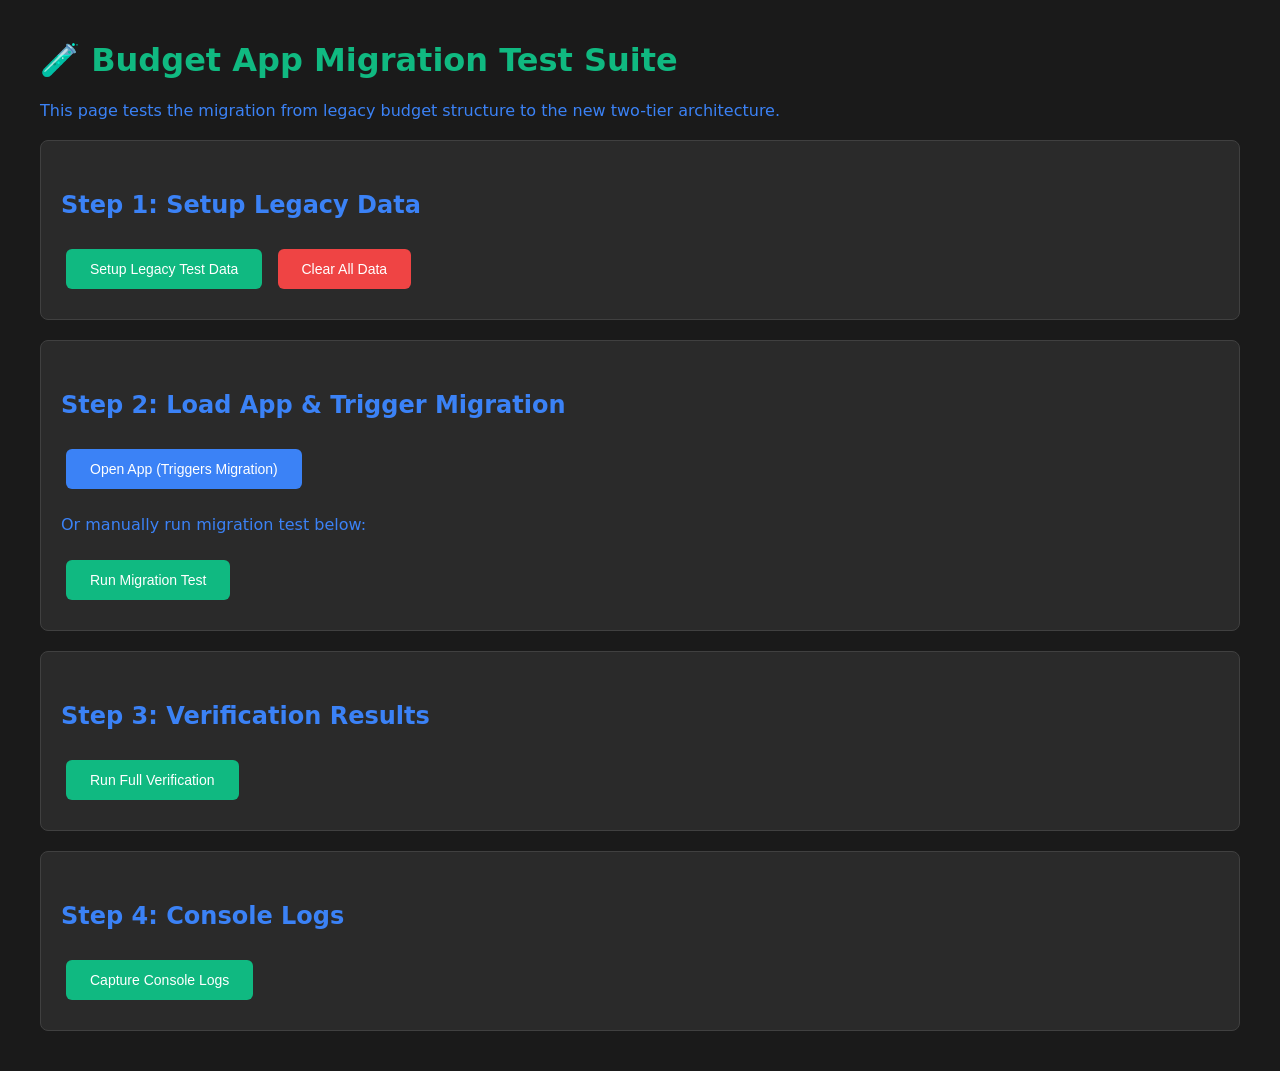
<file: test-migration.html>
<!DOCTYPE html>
<html lang="en">
<head>
    <meta charset="UTF-8">
    <meta name="viewport" content="width=device-width, initial-scale=1.0">
    <title>Migration Test - Budget App</title>
    <style>
        body {
            font-family: system-ui, -apple-system, sans-serif;
            max-width: 1200px;
            margin: 0 auto;
            padding: 20px;
            background: #1a1a1a;
            color: #e0e0e0;
        }
        h1 { color: #10b981; }
        h2 { color: #3b82f6; margin-top: 30px; }
        .section {
            background: #2a2a2a;
            padding: 20px;
            margin: 20px 0;
            border-radius: 8px;
            border: 1px solid #404040;
        }
        .pass { color: #10b981; font-weight: bold; }
        .fail { color: #ef4444; font-weight: bold; }
        .info { color: #3b82f6; }
        button {
            background: #10b981;
            color: white;
            border: none;
            padding: 12px 24px;
            border-radius: 6px;
            cursor: pointer;
            margin: 10px 5px;
            font-size: 14px;
            font-weight: 500;
        }
        button:hover { background: #059669; }
        button.secondary {
            background: #3b82f6;
        }
        button.secondary:hover { background: #2563eb; }
        button.danger {
            background: #ef4444;
        }
        button.danger:hover { background: #dc2626; }
        pre {
            background: #1a1a1a;
            padding: 15px;
            border-radius: 6px;
            overflow-x: auto;
            border: 1px solid #404040;
            font-size: 12px;
        }
        .test-result {
            margin: 10px 0;
            padding: 10px;
            border-left: 4px solid #404040;
        }
        .test-result.pass { border-left-color: #10b981; background: rgba(16, 185, 129, 0.1); }
        .test-result.fail { border-left-color: #ef4444; background: rgba(239, 68, 68, 0.1); }
        .console-log {
            background: #1a1a1a;
            padding: 10px;
            margin: 5px 0;
            border-left: 3px solid #3b82f6;
            font-family: monospace;
            font-size: 12px;
        }
    </style>
</head>
<body>
    <h1>🧪 Budget App Migration Test Suite</h1>
    <p class="info">This page tests the migration from legacy budget structure to the new two-tier architecture.</p>

    <div class="section">
        <h2>Step 1: Setup Legacy Data</h2>
        <button onclick="setupLegacyData()">Setup Legacy Test Data</button>
        <button class="danger" onclick="clearAllData()">Clear All Data</button>
        <div id="setup-result"></div>
    </div>

    <div class="section">
        <h2>Step 2: Load App & Trigger Migration</h2>
        <button class="secondary" onclick="window.location.href='index.html'">Open App (Triggers Migration)</button>
        <p class="info">Or manually run migration test below:</p>
        <button onclick="runMigrationTest()">Run Migration Test</button>
        <div id="migration-result"></div>
    </div>

    <div class="section">
        <h2>Step 3: Verification Results</h2>
        <button onclick="runVerification()">Run Full Verification</button>
        <div id="verification-result"></div>
    </div>

    <div class="section">
        <h2>Step 4: Console Logs</h2>
        <button onclick="captureLogs()">Capture Console Logs</button>
        <div id="console-logs"></div>
    </div>

    <script>
        const logs = [];

        // Capture console.log
        const originalLog = console.log;
        console.log = function(...args) {
            logs.push(args.join(' '));
            originalLog.apply(console, args);
        };

        function setupLegacyData() {
            // Create comprehensive legacy data structure
            const legacyData = {
                transactions: [
                    {
                        id: 1710000000000,
                        type: 'expense',
                        amount: 150.50,
                        date: '2026-03-01',
                        desc: 'Groceries',
                        mainCategory: 'Food',
                        subCategory: 'Supermarket',
                        excluded: false
                    },
                    {
                        id: 1710000000001,
                        type: 'income',
                        amount: 5000,
                        date: '2026-03-01',
                        desc: 'Salary',
                        mainCategory: 'Income',
                        subCategory: 'Salary',
                        excluded: false
                    }
                ],
                expenseCategories: {
                    "Income": ["Salary", "Freelance", "Investments"],
                    "Food": ["Groceries", "Restaurants"],
                    "Bills": ["Rent", "Utilities", "Internet"],
                    "Transport": ["Gas", "Public Transit"],
                    "Personal": ["Subscriptions", "Phone"],
                    "Household": ["Supplies", "Maintenance"]
                },
                monthlyBudgets: {
                    "2026-03": {
                        "Income": {
                            "Salary": 5000,
                            "Freelance": 1000
                        },
                        "Food": {
                            "Groceries": 500,
                            "Restaurants": 200
                        },
                        "Bills": {
                            "Rent": 1500,
                            "Utilities": 150,
                            "Internet": 60
                        },
                        "Transport": {
                            "Gas": 200,
                            "Public Transit": 100
                        }
                    },
                    "2026-02": {
                        "Income": {
                            "Salary": 5000
                        },
                        "Food": {
                            "Groceries": 450
                        },
                        "Bills": {
                            "Rent": 1500
                        }
                    }
                },
                walletAccounts: [
                    {
                        id: 'acc-1',
                        name: 'Checking',
                        type: 'spending',
                        icon: '💳',
                        colour: '#10b981',
                        balance: 2500,
                        goal: 0,
                        isDefault: true,
                        createdAt: '2026-01-01T00:00:00Z'
                    }
                ],
                itemIcons: {
                    "Food:Groceries": "🛒",
                    "Food:Restaurants": "🍽️",
                    "Bills:Rent": "🏠"
                }
            };

            localStorage.setItem('budgetAppData', JSON.stringify(legacyData));

            const result = document.getElementById('setup-result');
            result.innerHTML = `
                <div class="test-result pass">
                    <p class="pass">✓ Legacy data setup complete!</p>
                    <p>Created test data with:</p>
                    <ul>
                        <li>2 transactions (1 income, 1 expense)</li>
                        <li>6 expense categories with subcategories</li>
                        <li>2 months of budget data (Mar 2026, Feb 2026)</li>
                        <li>Total budget items: ${Object.keys(legacyData.monthlyBudgets['2026-03']).reduce((sum, cat) => sum + Object.keys(legacyData.monthlyBudgets['2026-03'][cat]).length, 0)} items in Mar 2026</li>
                        <li>1 wallet account</li>
                    </ul>
                    <details>
                        <summary>View Legacy Data Structure</summary>
                        <pre>${JSON.stringify(legacyData, null, 2)}</pre>
                    </details>
                </div>
            `;
        }

        function clearAllData() {
            localStorage.clear();
            const result = document.getElementById('setup-result');
            result.innerHTML = `<div class="test-result pass"><p class="pass">✓ All localStorage data cleared</p></div>`;
        }

        function runMigrationTest() {
            // Load the state.js file content and simulate migration
            const result = document.getElementById('migration-result');
            result.innerHTML = '<p class="info">Loading state.js and running migration...</p>';

            // Load state.js
            const script = document.createElement('script');
            script.src = 'js/state.js';
            script.onload = function() {
                result.innerHTML = `
                    <div class="test-result pass">
                        <p class="pass">✓ state.js loaded successfully</p>
                        <p>Migration logs should appear in console and "Step 4: Console Logs" section</p>
                        <p class="info">Now run verification to check results!</p>
                    </div>
                `;
            };
            script.onerror = function() {
                result.innerHTML = `
                    <div class="test-result fail">
                        <p class="fail">✗ Failed to load state.js</p>
                        <p>Make sure the file exists at js/state.js</p>
                    </div>
                `;
            };
            document.head.appendChild(script);
        }

        function runVerification() {
            const result = document.getElementById('verification-result');
            let html = '<h3>Verification Results:</h3>';
            let allPassed = true;

            try {
                // Get data from localStorage
                const stored = localStorage.getItem('budgetAppData');
                if (!stored) {
                    html += '<div class="test-result fail"><p class="fail">✗ No data in localStorage</p></div>';
                    result.innerHTML = html;
                    return;
                }

                const data = JSON.parse(stored);

                // Test 1: Check _dataVersion
                const test1 = data._dataVersion === 1;
                html += `
                    <div class="test-result ${test1 ? 'pass' : 'fail'}">
                        <strong>${test1 ? '✓' : '✗'} Test 1: _dataVersion = 1</strong>
                        <p>Expected: 1, Got: ${data._dataVersion}</p>
                    </div>
                `;
                allPassed = allPassed && test1;

                // Test 2: Check masterSections exists and populated
                const test2 = data.masterSections && Object.keys(data.masterSections).length > 0;
                html += `
                    <div class="test-result ${test2 ? 'pass' : 'fail'}">
                        <strong>${test2 ? '✓' : '✗'} Test 2: masterSections populated</strong>
                        <p>Sections found: ${data.masterSections ? Object.keys(data.masterSections).join(', ') : 'none'}</p>
                        <p>Total sections: ${data.masterSections ? Object.keys(data.masterSections).length : 0}</p>
                    </div>
                `;
                allPassed = allPassed && test2;

                // Test 3: Check masterSectionOrder exists
                const test3 = data.masterSectionOrder && Array.isArray(data.masterSectionOrder) && data.masterSectionOrder.length > 0;
                html += `
                    <div class="test-result ${test3 ? 'pass' : 'fail'}">
                        <strong>${test3 ? '✓' : '✗'} Test 3: masterSectionOrder is valid array</strong>
                        <p>Length: ${data.masterSectionOrder ? data.masterSectionOrder.length : 0}</p>
                        <p>Order: ${data.masterSectionOrder ? data.masterSectionOrder.join(' → ') : 'none'}</p>
                    </div>
                `;
                allPassed = allPassed && test3;

                // Test 4: Check budgetMonths structure
                const test4 = data.budgetMonths && Object.keys(data.budgetMonths).length > 0;
                html += `
                    <div class="test-result ${test4 ? 'pass' : 'fail'}">
                        <strong>${test4 ? '✓' : '✗'} Test 4: budgetMonths exists with data</strong>
                        <p>Months migrated: ${data.budgetMonths ? Object.keys(data.budgetMonths).join(', ') : 'none'}</p>
                        <p>Total months: ${data.budgetMonths ? Object.keys(data.budgetMonths).length : 0}</p>
                    </div>
                `;
                allPassed = allPassed && test4;

                // Test 5: Check month structure (activeSections, sectionOrder, budgets)
                if (data.budgetMonths && data.budgetMonths['2026-03']) {
                    const month = data.budgetMonths['2026-03'];
                    const test5a = month.activeSections && typeof month.activeSections === 'object';
                    const test5b = month.sectionOrder && Array.isArray(month.sectionOrder);
                    const test5c = month.budgets && typeof month.budgets === 'object';
                    const test5 = test5a && test5b && test5c;

                    html += `
                        <div class="test-result ${test5 ? 'pass' : 'fail'}">
                            <strong>${test5 ? '✓' : '✗'} Test 5: March 2026 has correct structure</strong>
                            <ul>
                                <li>${test5a ? '✓' : '✗'} Has activeSections object</li>
                                <li>${test5b ? '✓' : '✗'} Has sectionOrder array</li>
                                <li>${test5c ? '✓' : '✗'} Has budgets object</li>
                            </ul>
                            <details>
                                <summary>View March 2026 Structure</summary>
                                <pre>${JSON.stringify(month, null, 2)}</pre>
                            </details>
                        </div>
                    `;
                    allPassed = allPassed && test5;

                    // Test 6: Verify budget amounts preserved
                    let amountsPreserved = true;
                    const expectedAmounts = {
                        'Income.Salary': 5000,
                        'Income.Freelance': 1000,
                        'Food.Groceries': 500,
                        'Food.Restaurants': 200,
                        'Bills.Rent': 1500,
                        'Bills.Utilities': 150,
                        'Bills.Internet': 60
                    };

                    const foundAmounts = {};
                    Object.keys(month.budgets).forEach(section => {
                        Object.keys(month.budgets[section]).forEach(category => {
                            Object.keys(month.budgets[section][category]).forEach(item => {
                                const amount = month.budgets[section][category][item].amount;
                                const key = `${section}.${category}`;
                                foundAmounts[key] = amount;
                            });
                        });
                    });

                    let amountDetails = '<ul>';
                    Object.keys(expectedAmounts).forEach(key => {
                        const expected = expectedAmounts[key];
                        const found = foundAmounts[key];
                        const match = expected === found;
                        amountsPreserved = amountsPreserved && match;
                        amountDetails += `<li>${match ? '✓' : '✗'} ${key}: Expected ${expected}, Got ${found || 'not found'}</li>`;
                    });
                    amountDetails += '</ul>';

                    html += `
                        <div class="test-result ${amountsPreserved ? 'pass' : 'fail'}">
                            <strong>${amountsPreserved ? '✓' : '✗'} Test 6: All budget amounts preserved</strong>
                            ${amountDetails}
                        </div>
                    `;
                    allPassed = allPassed && amountsPreserved;
                } else {
                    html += `
                        <div class="test-result fail">
                            <strong>✗ Test 5-6: March 2026 data not found</strong>
                        </div>
                    `;
                    allPassed = false;
                }

                // Test 7: Legacy data still exists (backward compatibility)
                const test7 = data.expenseCategories && data.monthlyBudgets;
                html += `
                    <div class="test-result ${test7 ? 'pass' : 'fail'}">
                        <strong>${test7 ? '✓' : '✗'} Test 7: Legacy data preserved for backward compatibility</strong>
                        <ul>
                            <li>${data.expenseCategories ? '✓' : '✗'} expenseCategories still exists</li>
                            <li>${data.monthlyBudgets ? '✓' : '✗'} monthlyBudgets still exists</li>
                        </ul>
                    </div>
                `;
                allPassed = allPassed && test7;

                // Summary
                html += `
                    <div class="section">
                        <h3>${allPassed ? '✅ All Tests Passed!' : '❌ Some Tests Failed'}</h3>
                        <details>
                            <summary>View Complete localStorage Data</summary>
                            <pre>${JSON.stringify(data, null, 2)}</pre>
                        </details>
                    </div>
                `;

            } catch (error) {
                html += `
                    <div class="test-result fail">
                        <p class="fail">✗ Error during verification: ${error.message}</p>
                        <pre>${error.stack}</pre>
                    </div>
                `;
            }

            result.innerHTML = html;
        }

        function captureLogs() {
            const logsDiv = document.getElementById('console-logs');
            if (logs.length === 0) {
                logsDiv.innerHTML = '<p class="info">No console logs captured yet. Run migration test first.</p>';
            } else {
                let html = '<h3>Captured Console Logs:</h3>';
                logs.forEach((log, i) => {
                    html += `<div class="console-log">${i + 1}. ${log}</div>`;
                });
                logsDiv.innerHTML = html;
            }
        }

        // Show initial state
        window.addEventListener('DOMContentLoaded', function() {
            const stored = localStorage.getItem('budgetAppData');
            if (stored) {
                try {
                    const data = JSON.parse(stored);
                    if (data._dataVersion === 1) {
                        const setupDiv = document.getElementById('setup-result');
                        setupDiv.innerHTML = `
                            <div class="test-result info">
                                <p class="info">ℹ️ Data already migrated (_dataVersion = ${data._dataVersion})</p>
                                <p>Clear data and setup legacy data to test migration again.</p>
                            </div>
                        `;
                    }
                } catch (e) {
                    console.error('Error checking existing data:', e);
                }
            }
        });
    </script>
</body>
</html>
</file>
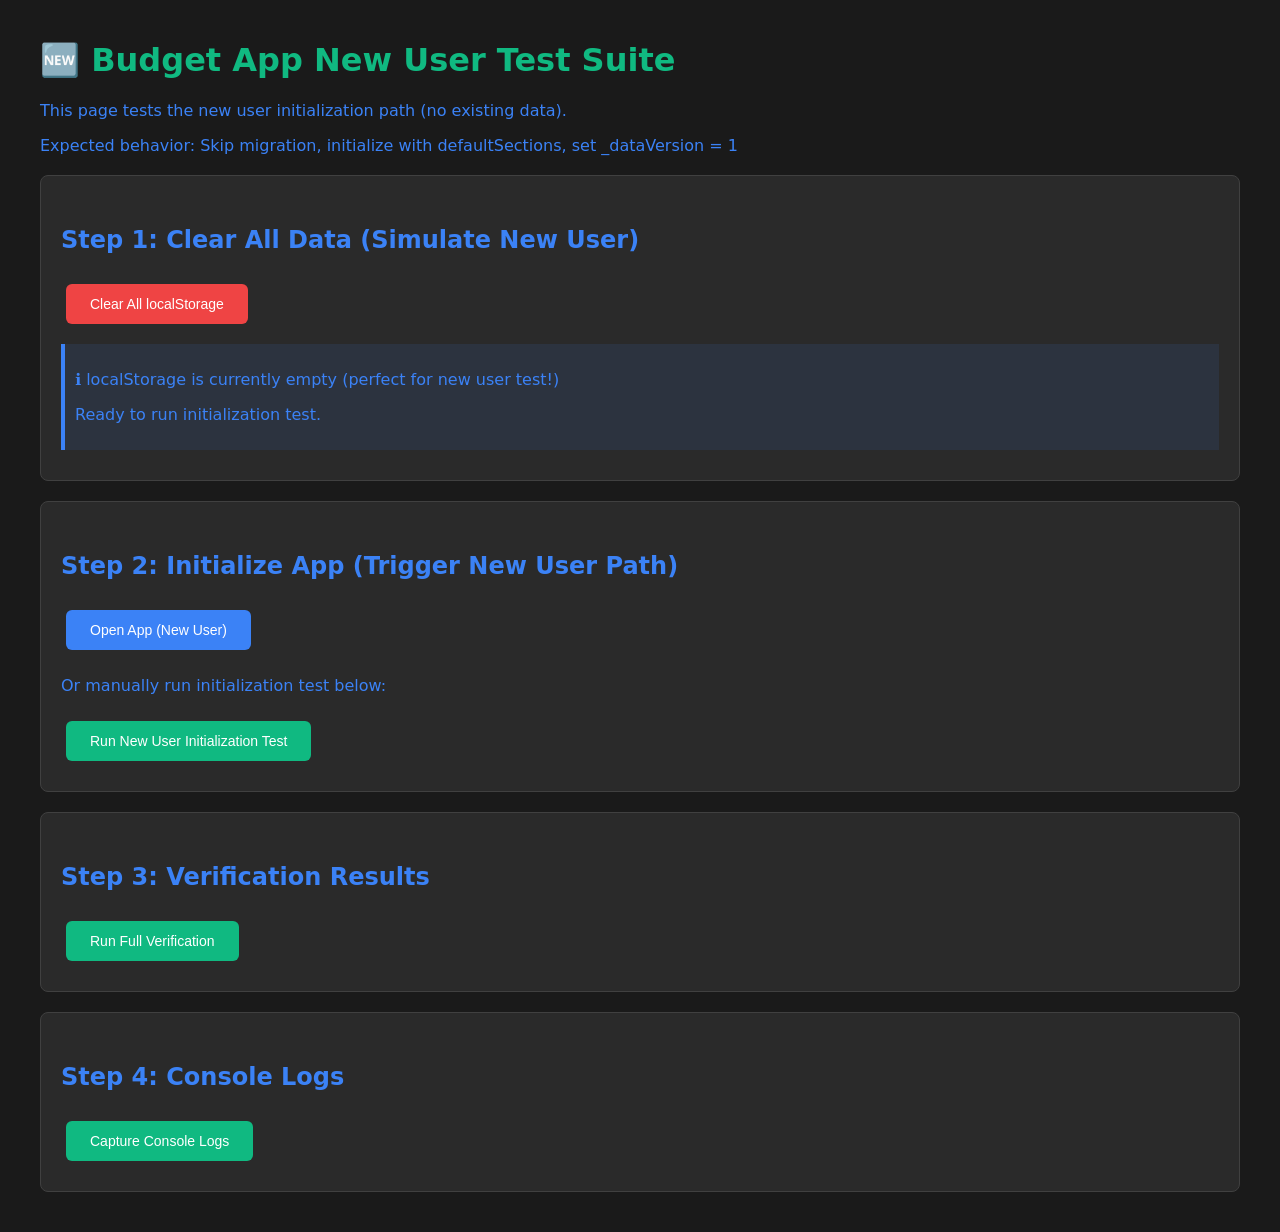
<file: test-new-user.html>
<!DOCTYPE html>
<html lang="en">
<head>
    <meta charset="UTF-8">
    <meta name="viewport" content="width=device-width, initial-scale=1.0">
    <title>New User Test - Budget App</title>
    <style>
        body {
            font-family: system-ui, -apple-system, sans-serif;
            max-width: 1200px;
            margin: 0 auto;
            padding: 20px;
            background: #1a1a1a;
            color: #e0e0e0;
        }
        h1 { color: #10b981; }
        h2 { color: #3b82f6; margin-top: 30px; }
        .section {
            background: #2a2a2a;
            padding: 20px;
            margin: 20px 0;
            border-radius: 8px;
            border: 1px solid #404040;
        }
        .pass { color: #10b981; font-weight: bold; }
        .fail { color: #ef4444; font-weight: bold; }
        .info { color: #3b82f6; }
        button {
            background: #10b981;
            color: white;
            border: none;
            padding: 12px 24px;
            border-radius: 6px;
            cursor: pointer;
            margin: 10px 5px;
            font-size: 14px;
            font-weight: 500;
        }
        button:hover { background: #059669; }
        button.secondary {
            background: #3b82f6;
        }
        button.secondary:hover { background: #2563eb; }
        button.danger {
            background: #ef4444;
        }
        button.danger:hover { background: #dc2626; }
        pre {
            background: #1a1a1a;
            padding: 15px;
            border-radius: 6px;
            overflow-x: auto;
            border: 1px solid #404040;
            font-size: 12px;
        }
        .test-result {
            margin: 10px 0;
            padding: 10px;
            border-left: 4px solid #404040;
        }
        .test-result.pass { border-left-color: #10b981; background: rgba(16, 185, 129, 0.1); }
        .test-result.fail { border-left-color: #ef4444; background: rgba(239, 68, 68, 0.1); }
        .test-result.info { border-left-color: #3b82f6; background: rgba(59, 130, 246, 0.1); }
        .console-log {
            background: #1a1a1a;
            padding: 10px;
            margin: 5px 0;
            border-left: 3px solid #3b82f6;
            font-family: monospace;
            font-size: 12px;
        }
    </style>
</head>
<body>
    <h1>🆕 Budget App New User Test Suite</h1>
    <p class="info">This page tests the new user initialization path (no existing data).</p>
    <p class="info">Expected behavior: Skip migration, initialize with defaultSections, set _dataVersion = 1</p>

    <div class="section">
        <h2>Step 1: Clear All Data (Simulate New User)</h2>
        <button class="danger" onclick="clearAllData()">Clear All localStorage</button>
        <div id="setup-result"></div>
    </div>

    <div class="section">
        <h2>Step 2: Initialize App (Trigger New User Path)</h2>
        <button class="secondary" onclick="window.location.href='index.html'">Open App (New User)</button>
        <p class="info">Or manually run initialization test below:</p>
        <button onclick="runInitializationTest()">Run New User Initialization Test</button>
        <div id="init-result"></div>
    </div>

    <div class="section">
        <h2>Step 3: Verification Results</h2>
        <button onclick="runVerification()">Run Full Verification</button>
        <div id="verification-result"></div>
    </div>

    <div class="section">
        <h2>Step 4: Console Logs</h2>
        <button onclick="captureLogs()">Capture Console Logs</button>
        <div id="console-logs"></div>
    </div>

    <script>
        const logs = [];

        // Capture console.log
        const originalLog = console.log;
        console.log = function(...args) {
            logs.push(args.join(' '));
            originalLog.apply(console, args);
        };

        function clearAllData() {
            localStorage.clear();
            const result = document.getElementById('setup-result');
            result.innerHTML = `
                <div class="test-result pass">
                    <p class="pass">✓ All localStorage data cleared</p>
                    <p>localStorage is now empty, simulating a brand new user.</p>
                    <p class="info">Next: Run initialization test to trigger new user path</p>
                </div>
            `;
            logs.length = 0; // Clear captured logs
        }

        function runInitializationTest() {
            const result = document.getElementById('init-result');
            result.innerHTML = '<p class="info">Loading state.js and running new user initialization...</p>';

            // Load state.js
            const script = document.createElement('script');
            script.src = 'js/state.js';
            script.onload = function() {
                result.innerHTML = `
                    <div class="test-result pass">
                        <p class="pass">✓ state.js loaded successfully</p>
                        <p>New user initialization should have run.</p>
                        <p class="info">Expected console logs:</p>
                        <ul>
                            <li>"New user detected - initializing with default sections"</li>
                            <li>"New user initialization complete"</li>
                        </ul>
                        <p class="info">Should NOT see:</p>
                        <ul>
                            <li>❌ "Starting budget data migration to v1..."</li>
                            <li>❌ "Budget data migration to v1 complete"</li>
                        </ul>
                        <p class="info">Now run verification to check results!</p>
                    </div>
                `;
            };
            script.onerror = function() {
                result.innerHTML = `
                    <div class="test-result fail">
                        <p class="fail">✗ Failed to load state.js</p>
                        <p>Make sure the file exists at js/state.js</p>
                    </div>
                `;
            };
            document.head.appendChild(script);
        }

        function runVerification() {
            const result = document.getElementById('verification-result');
            let html = '<h3>New User Verification Results:</h3>';
            let allPassed = true;

            try {
                // Get data from localStorage
                const stored = localStorage.getItem('budgetAppData');
                if (!stored) {
                    html += `
                        <div class="test-result fail">
                            <p class="fail">✗ No data in localStorage</p>
                            <p>After initialization, budgetAppData should exist.</p>
                            <p>Did you run the initialization test?</p>
                        </div>
                    `;
                    result.innerHTML = html;
                    return;
                }

                const data = JSON.parse(stored);

                // Test 1: Check _dataVersion = 1 (skipped migration)
                const test1 = data._dataVersion === 1;
                html += `
                    <div class="test-result ${test1 ? 'pass' : 'fail'}">
                        <strong>${test1 ? '✓' : '✗'} Test 1: _dataVersion = 1 (no migration needed)</strong>
                        <p>Expected: 1 (skipped migration), Got: ${data._dataVersion}</p>
                    </div>
                `;
                allPassed = allPassed && test1;

                // Test 2: Check masterSections initialized from defaultSections
                const test2 = data.masterSections && Object.keys(data.masterSections).length === 8;
                const expectedSections = ['Income', 'Bills', 'Groceries', 'Transport', 'Personal', 'Entertainment', 'Health', 'Household'];
                const hasSections = expectedSections.every(s => data.masterSections && data.masterSections[s]);
                const test2b = test2 && hasSections;
                html += `
                    <div class="test-result ${test2b ? 'pass' : 'fail'}">
                        <strong>${test2b ? '✓' : '✗'} Test 2: masterSections initialized from defaultSections</strong>
                        <p>Expected 8 sections: ${expectedSections.join(', ')}</p>
                        <p>Found ${data.masterSections ? Object.keys(data.masterSections).length : 0} sections: ${data.masterSections ? Object.keys(data.masterSections).join(', ') : 'none'}</p>
                        <details>
                            <summary>View masterSections Structure</summary>
                            <pre>${JSON.stringify(data.masterSections, null, 2)}</pre>
                        </details>
                    </div>
                `;
                allPassed = allPassed && test2b;

                // Test 3: Check masterSectionOrder has 8 sections
                const test3 = data.masterSectionOrder && Array.isArray(data.masterSectionOrder) && data.masterSectionOrder.length === 8;
                html += `
                    <div class="test-result ${test3 ? 'pass' : 'fail'}">
                        <strong>${test3 ? '✓' : '✗'} Test 3: masterSectionOrder is valid array with 8 sections</strong>
                        <p>Length: ${data.masterSectionOrder ? data.masterSectionOrder.length : 0}</p>
                        <p>Order: ${data.masterSectionOrder ? data.masterSectionOrder.join(' → ') : 'none'}</p>
                    </div>
                `;
                allPassed = allPassed && test3;

                // Test 4: Check budgetMonths is empty object (no months created yet)
                const test4 = data.budgetMonths && typeof data.budgetMonths === 'object' && Object.keys(data.budgetMonths).length === 0;
                html += `
                    <div class="test-result ${test4 ? 'pass' : 'fail'}">
                        <strong>${test4 ? '✓' : '✗'} Test 4: budgetMonths is empty object (new user has no budgets yet)</strong>
                        <p>Expected: Empty object {}, Got: ${data.budgetMonths ? JSON.stringify(data.budgetMonths) : 'undefined'}</p>
                        <p>Months count: ${data.budgetMonths ? Object.keys(data.budgetMonths).length : 'N/A'}</p>
                    </div>
                `;
                allPassed = allPassed && test4;

                // Test 5: Check Income section has categories
                const test5 = data.masterSections && data.masterSections.Income && Array.isArray(data.masterSections.Income) && data.masterSections.Income.length > 0;
                html += `
                    <div class="test-result ${test5 ? 'pass' : 'fail'}">
                        <strong>${test5 ? '✓' : '✗'} Test 5: Income section has categories</strong>
                        <p>Income categories: ${data.masterSections?.Income ? data.masterSections.Income.join(', ') : 'none'}</p>
                    </div>
                `;
                allPassed = allPassed && test5;

                // Test 6: Check console logs for new user messages (NOT migration messages)
                const hasNewUserLog = logs.some(log => log.includes('New user detected'));
                const hasInitCompleteLog = logs.some(log => log.includes('New user initialization complete'));
                const hasMigrationLog = logs.some(log => log.includes('Starting budget data migration'));
                const test6 = hasNewUserLog && hasInitCompleteLog && !hasMigrationLog;
                html += `
                    <div class="test-result ${test6 ? 'pass' : 'fail'}">
                        <strong>${test6 ? '✓' : '✗'} Test 6: Console logs show new user path (NOT migration)</strong>
                        <ul>
                            <li>${hasNewUserLog ? '✓' : '✗'} "New user detected" log present</li>
                            <li>${hasInitCompleteLog ? '✓' : '✗'} "New user initialization complete" log present</li>
                            <li>${!hasMigrationLog ? '✓' : '✗'} NO "Starting budget data migration" log (should skip migration)</li>
                        </ul>
                    </div>
                `;
                allPassed = allPassed && test6;

                // Test 7: Check transactions array exists (should be empty or from default)
                const test7 = Array.isArray(data.transactions);
                html += `
                    <div class="test-result ${test7 ? 'pass' : 'fail'}">
                        <strong>${test7 ? '✓' : '✗'} Test 7: transactions is array</strong>
                        <p>Type: ${Array.isArray(data.transactions) ? 'Array' : typeof data.transactions}</p>
                        <p>Length: ${data.transactions ? data.transactions.length : 'N/A'}</p>
                    </div>
                `;
                allPassed = allPassed && test7;

                // Summary
                html += `
                    <div class="section">
                        <h3>${allPassed ? '✅ All Tests Passed!' : '❌ Some Tests Failed'}</h3>
                        <p class="${allPassed ? 'pass' : 'fail'}">
                            ${allPassed
                                ? 'New user initialization works correctly! Data initialized without running migration.'
                                : 'Some tests failed. Check the details above.'}
                        </p>
                        <details>
                            <summary>View Complete localStorage Data</summary>
                            <pre>${JSON.stringify(data, null, 2)}</pre>
                        </details>
                    </div>
                `;

            } catch (error) {
                html += `
                    <div class="test-result fail">
                        <p class="fail">✗ Error during verification: ${error.message}</p>
                        <pre>${error.stack}</pre>
                    </div>
                `;
            }

            result.innerHTML = html;
        }

        function captureLogs() {
            const logsDiv = document.getElementById('console-logs');
            if (logs.length === 0) {
                logsDiv.innerHTML = '<p class="info">No console logs captured yet. Run initialization test first.</p>';
            } else {
                let html = '<h3>Captured Console Logs:</h3>';
                logs.forEach((log, i) => {
                    html += `<div class="console-log">${i + 1}. ${log}</div>`;
                });
                logsDiv.innerHTML = html;
            }
        }

        // Show initial state
        window.addEventListener('DOMContentLoaded', function() {
            const stored = localStorage.getItem('budgetAppData');
            if (!stored) {
                const setupDiv = document.getElementById('setup-result');
                setupDiv.innerHTML = `
                    <div class="test-result info">
                        <p class="info">ℹ️ localStorage is currently empty (perfect for new user test!)</p>
                        <p>Ready to run initialization test.</p>
                    </div>
                `;
            } else {
                try {
                    const data = JSON.parse(stored);
                    const setupDiv = document.getElementById('setup-result');
                    setupDiv.innerHTML = `
                        <div class="test-result info">
                            <p class="info">⚠️ Data already exists in localStorage</p>
                            <p>_dataVersion: ${data._dataVersion}</p>
                            <p>masterSections: ${data.masterSections ? Object.keys(data.masterSections).length + ' sections' : 'none'}</p>
                            <p>budgetMonths: ${data.budgetMonths ? Object.keys(data.budgetMonths).length + ' months' : 'none'}</p>
                            <p class="info">Clear data first to test new user path.</p>
                        </div>
                    `;
                } catch (e) {
                    console.error('Error checking existing data:', e);
                }
            }
        });
    </script>
</body>
</html>
</file>
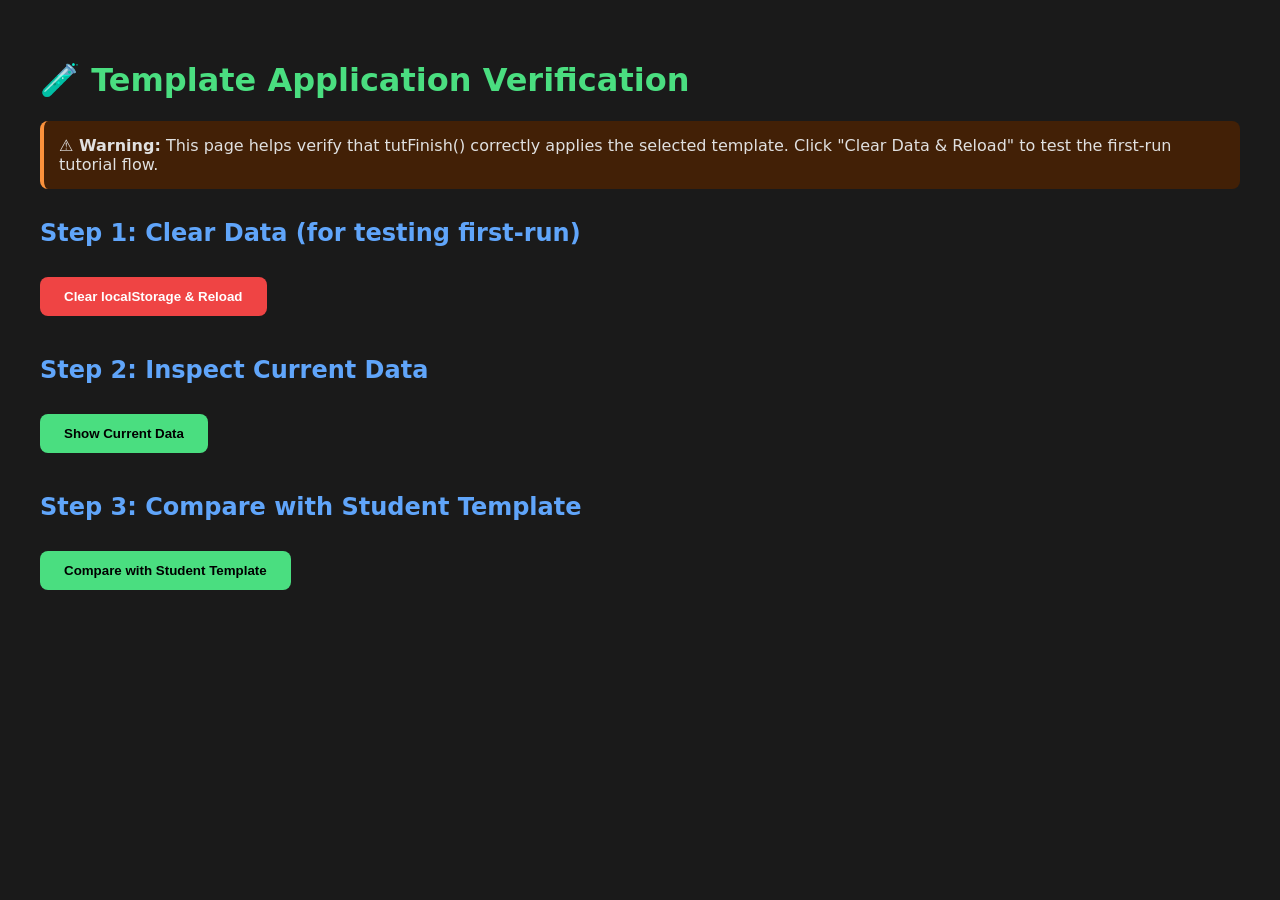
<file: verify-template-application.html>
<!DOCTYPE html>
<html lang="en">
<head>
    <meta charset="UTF-8">
    <meta name="viewport" content="width=device-width, initial-scale=1.0">
    <title>Template Verification</title>
    <style>
        body {
            font-family: system-ui, -apple-system, sans-serif;
            max-width: 1200px;
            margin: 20px auto;
            padding: 20px;
            background: #1a1a1a;
            color: #e0e0e0;
        }
        h1 { color: #4ade80; }
        h2 { color: #60a5fa; margin-top: 30px; }
        pre {
            background: #2a2a2a;
            padding: 15px;
            border-radius: 8px;
            overflow-x: auto;
            border-left: 4px solid #4ade80;
        }
        .warning {
            background: #422006;
            border-left: 4px solid #fb923c;
            padding: 15px;
            border-radius: 8px;
            margin: 20px 0;
        }
        button {
            background: #4ade80;
            color: #000;
            border: none;
            padding: 12px 24px;
            border-radius: 8px;
            font-weight: 600;
            cursor: pointer;
            margin: 10px 10px 10px 0;
        }
        button:hover { background: #22c55e; }
        .danger { background: #ef4444; color: white; }
        .danger:hover { background: #dc2626; }
        .output {
            margin-top: 15px;
            padding: 15px;
            background: #2a2a2a;
            border-radius: 8px;
            white-space: pre-wrap;
            font-family: 'Courier New', monospace;
            font-size: 13px;
        }
    </style>
</head>
<body>
    <h1>🧪 Template Application Verification</h1>

    <div class="warning">
        <strong>⚠️ Warning:</strong> This page helps verify that tutFinish() correctly applies the selected template.
        Click "Clear Data & Reload" to test the first-run tutorial flow.
    </div>

    <h2>Step 1: Clear Data (for testing first-run)</h2>
    <button class="danger" onclick="clearData()">Clear localStorage & Reload</button>

    <h2>Step 2: Inspect Current Data</h2>
    <button onclick="showCurrentData()">Show Current Data</button>
    <div id="currentData" class="output" style="display:none;"></div>

    <h2>Step 3: Compare with Student Template</h2>
    <button onclick="compareWithTemplate()">Compare with Student Template</button>
    <div id="comparison" class="output" style="display:none;"></div>

    <script>
        function clearData() {
            if (confirm('This will clear all localStorage data and reload the page. Continue?')) {
                localStorage.clear();
                window.location.href = './index.html';
            }
        }

        function showCurrentData() {
            const data = {
                expenseCategories: JSON.parse(localStorage.getItem('expenseCategories') || '{}'),
                itemIcons: JSON.parse(localStorage.getItem('itemIcons') || '{}'),
                monthlyBudgets: JSON.parse(localStorage.getItem('monthlyBudgets') || '{}'),
                tutDone: localStorage.getItem('tutDone')
            };

            document.getElementById('currentData').style.display = 'block';
            document.getElementById('currentData').textContent =
                'Tutorial Completed: ' + (data.tutDone === '1' ? 'YES' : 'NO') + '\n\n' +
                'Categories: ' + Object.keys(data.expenseCategories).length + ' categories\n' +
                JSON.stringify(data.expenseCategories, null, 2) + '\n\n' +
                'Item Icons: ' + Object.keys(data.itemIcons).length + ' icons\n' +
                JSON.stringify(data.itemIcons, null, 2) + '\n\n' +
                'Monthly Budgets: ' + Object.keys(data.monthlyBudgets).length + ' months\n' +
                JSON.stringify(data.monthlyBudgets, null, 2);
        }

        function compareWithTemplate() {
            // Expected Student template structure
            const expectedCategories = [
                "Income", "Food", "Personal", "Household",
                "Transportation", "Health", "Education", "Banking", "Saving"
            ];

            const data = {
                expenseCategories: JSON.parse(localStorage.getItem('expenseCategories') || '{}'),
                itemIcons: JSON.parse(localStorage.getItem('itemIcons') || '{}'),
                monthlyBudgets: JSON.parse(localStorage.getItem('monthlyBudgets') || '{}')
            };

            const actualCategories = Object.keys(data.expenseCategories);
            const categoriesMatch = JSON.stringify(actualCategories.sort()) ===
                                   JSON.stringify(expectedCategories.sort());

            let result = '✅ VERIFICATION RESULTS\n\n';
            result += 'Categories Match: ' + (categoriesMatch ? '✅ YES' : '❌ NO') + '\n';
            result += 'Expected: ' + expectedCategories.join(', ') + '\n';
            result += 'Actual: ' + actualCategories.join(', ') + '\n\n';

            result += 'Sample Items:\n';
            result += '- Education category has subcategories: ' +
                     (data.expenseCategories.Education ? '✅ YES' : '❌ NO') + '\n';
            result += '- Student-specific items present (Part-time Job, Tuition): ' +
                     (data.expenseCategories.Income?.includes('Part-time Job') ? '✅ YES' : '❌ NO') + '\n';

            result += '\nItem Icons count: ' + Object.keys(data.itemIcons).length + '\n';
            result += 'Expected student template icons: ~22\n';

            result += '\nMonthly Budgets: ' + Object.keys(data.monthlyBudgets).length + ' month(s)\n';
            if (Object.keys(data.monthlyBudgets).length > 0) {
                const monthKey = Object.keys(data.monthlyBudgets)[0];
                const budgetCount = Object.keys(data.monthlyBudgets[monthKey]).length;
                result += 'Categories with budgets in ' + monthKey + ': ' + budgetCount;
            }

            document.getElementById('comparison').style.display = 'block';
            document.getElementById('comparison').textContent = result;
        }
    </script>
</body>
</html>
</file>
